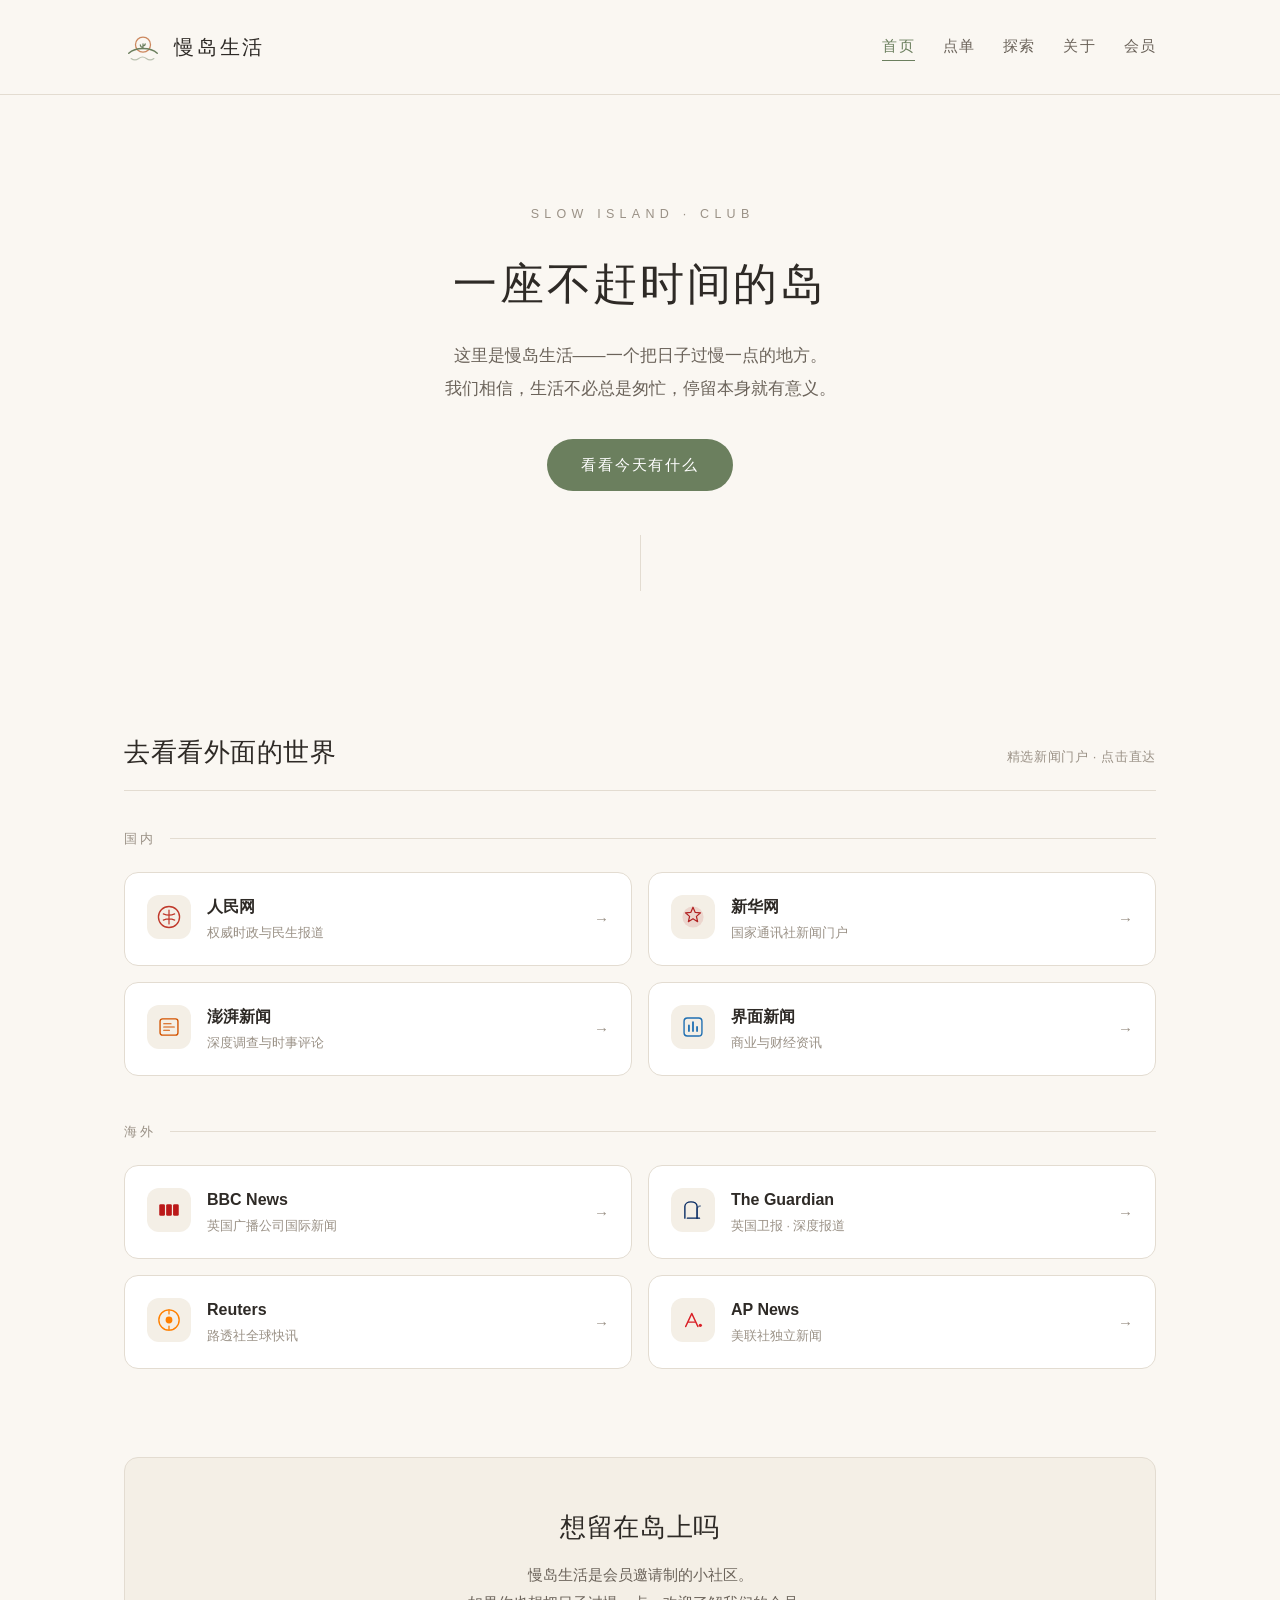
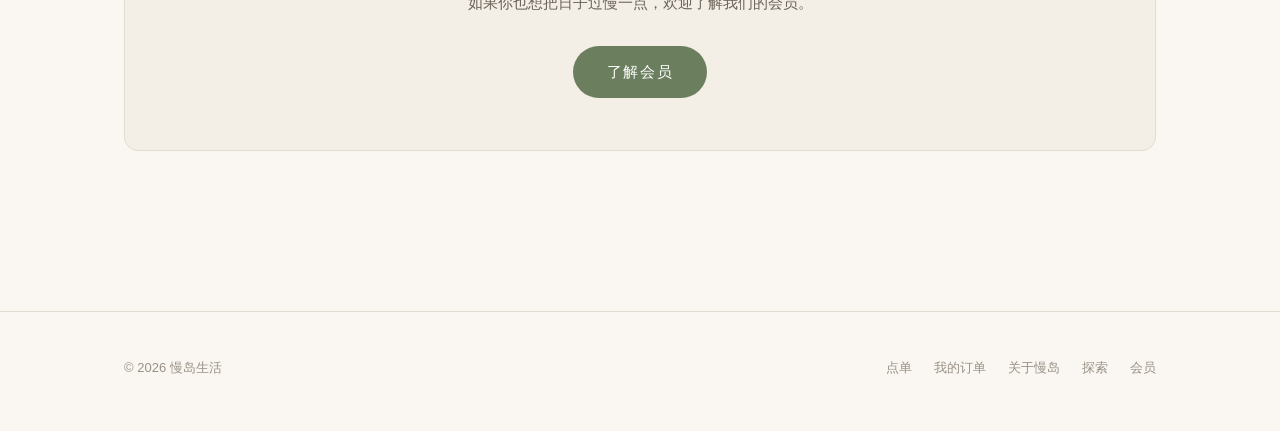
<file: index.html>
<!doctype html>
<html lang="zh-CN">
<head>
<meta charset="UTF-8">
<meta name="viewport" content="width=device-width, initial-scale=1">
<title>慢岛生活 · 一座不赶时间的岛</title>
<meta name="description" content="慢岛生活 · 休闲俱乐部。在这里，把日子过慢一点。">
<meta name="theme-color" content="#faf7f2">
<link rel="canonical" href="https://mandao.life/">
<link rel="icon" href="data:image/svg+xml,%3Csvg xmlns='http://www.w3.org/2000/svg' viewBox='0 0 48 48'%3E%3Crect width='48' height='48' rx='11' fill='%23faf7f2'/%3E%3Ccircle cx='24' cy='21' r='9.5' fill='none' stroke='%23c67b4e' stroke-width='2'/%3E%3Cpath d='M6 32c4.5-4.2 9-6 18-6s13.5 1.8 18 6' fill='none' stroke='%236b7f5e' stroke-width='2.2' stroke-linecap='round'/%3E%3C/svg%3E">
<link rel="stylesheet" href="styles/global.css">
</head>
<body>

<header class="site-header">
  <div class="wrap">
    <a class="brand" href="index.html" aria-label="慢岛生活 首页">
      <svg class="brand-mark" viewBox="0 0 48 48" fill="none" role="img" aria-label="慢岛生活">
        <circle cx="24" cy="21" r="9.5" stroke="var(--clay)" stroke-width="1.6" opacity="0.9"/>
        <path d="M6 32c4.5-4.2 9-6 18-6s13.5 1.8 18 6" stroke="var(--moss)" stroke-width="1.8" stroke-linecap="round"/>
        <path d="M9 38.5c3.2 2.4 6.4 2.4 9.6 0s6.4-2.4 9.6 0 6.4 2.4 9.6 0" stroke="var(--moss)" stroke-width="1.4" stroke-linecap="round" opacity="0.45"/>
        <path d="M24 26v-6M24 24.5c-2.1 0-3.4-1.3-3.4-3.2M24 22.6c1.7 0 2.8-1 2.8-2.6" stroke="var(--moss)" stroke-width="1.5" stroke-linecap="round"/>
      </svg>
      <span class="brand-name">慢岛生活</span>
    </a>

    <nav class="site-nav" aria-label="主导航">
      <a href="index.html" aria-current="page">首页</a>
      <a href="order.html">点单</a>
      <a href="explore.html">探索</a>
      <a href="about.html">关于</a>
      <a href="member.html">会员</a>
    </nav>
  </div>
</header>

<main>
  <section class="hero">
    <div class="wrap">
      <p class="hero-eyebrow">Slow Island &middot; Club</p>
      <h1>一座不赶时间的岛</h1>
      <p class="hero-lede">
        这里是慢岛生活——一个把日子过慢一点的地方。<br>
        我们相信，生活不必总是匆忙，停留本身就有意义。
      </p>
      <p class="hero-cta">
        <a class="btn" href="order.html">看看今天有什么</a>
      </p>
      <div class="hero-rule" aria-hidden="true"></div>
    </div>
  </section>

  <section class="section">
    <div class="wrap">
      <div class="section-head">
        <h2>去看看外面的世界</h2>
        <span class="section-note">精选新闻门户 &middot; 点击直达</span>
      </div>

      <p class="group-label">国内</p>
      <div class="news-grid">
        <a class="news-card" href="https://www.people.com.cn" target="_blank" rel="noopener noreferrer">
          <span class="news-icon" aria-hidden="true">
            <svg viewBox="0 0 32 32" fill="none">
              <circle cx="16" cy="16" r="13" stroke="#C0392B" stroke-width="1.7"/>
              <path d="M16 7.5v17M9 12.2c4.6 2 9.4 2 14 0M9 19.8c4.6-2 9.4-2 14 0" stroke="#C0392B" stroke-width="1.5" stroke-linecap="round"/>
            </svg>
          </span>
          <span class="news-body">
            <span class="news-name">人民网</span>
            <span class="news-desc">权威时政与民生报道</span>
          </span>
          <span class="news-arrow" aria-hidden="true">&rarr;</span>
        </a>

        <a class="news-card" href="https://www.news.cn" target="_blank" rel="noopener noreferrer">
          <span class="news-icon" aria-hidden="true">
            <svg viewBox="0 0 32 32" fill="none">
              <circle cx="16" cy="16" r="13" fill="#B22222" opacity="0.12"/>
              <path d="M16 4l2.6 6.2 6.7.6-5.1 4.4 1.5 6.6L16 18.2l-5.7 3.6 1.5-6.6-5.1-4.4 6.7-.6z" stroke="#B22222" stroke-width="1.5" stroke-linejoin="round"/>
            </svg>
          </span>
          <span class="news-body">
            <span class="news-name">新华网</span>
            <span class="news-desc">国家通讯社新闻门户</span>
          </span>
          <span class="news-arrow" aria-hidden="true">&rarr;</span>
        </a>

        <a class="news-card" href="https://www.thepaper.cn" target="_blank" rel="noopener noreferrer">
          <span class="news-icon" aria-hidden="true">
            <svg viewBox="0 0 32 32" fill="none">
              <rect x="5" y="6" width="22" height="20" rx="3" stroke="#D35400" stroke-width="1.7"/>
              <path d="M9.5 12h9M9.5 16h13M9.5 20h7" stroke="#D35400" stroke-width="1.5" stroke-linecap="round"/>
            </svg>
          </span>
          <span class="news-body">
            <span class="news-name">澎湃新闻</span>
            <span class="news-desc">深度调查与时事评论</span>
          </span>
          <span class="news-arrow" aria-hidden="true">&rarr;</span>
        </a>

        <a class="news-card" href="https://www.jiemian.com" target="_blank" rel="noopener noreferrer">
          <span class="news-icon" aria-hidden="true">
            <svg viewBox="0 0 32 32" fill="none">
              <rect x="5" y="5" width="22" height="22" rx="4" stroke="#1F6FB2" stroke-width="1.7"/>
              <path d="M11 21V14M16 21V10M21 21v-5" stroke="#1F6FB2" stroke-width="2.2" stroke-linecap="round"/>
            </svg>
          </span>
          <span class="news-body">
            <span class="news-name">界面新闻</span>
            <span class="news-desc">商业与财经资讯</span>
          </span>
          <span class="news-arrow" aria-hidden="true">&rarr;</span>
        </a>
      </div>

      <p class="group-label">海外</p>
      <div class="news-grid">
        <a class="news-card" href="https://www.bbc.com/news" target="_blank" rel="noopener noreferrer">
          <span class="news-icon" aria-hidden="true">
            <svg viewBox="0 0 32 32" fill="none">
              <rect x="4" y="9" width="7" height="14" rx="1.6" fill="#BB1919"/>
              <rect x="12.5" y="9" width="7" height="14" rx="1.6" fill="#BB1919"/>
              <rect x="21" y="9" width="7" height="14" rx="1.6" fill="#BB1919"/>
            </svg>
          </span>
          <span class="news-body">
            <span class="news-name">BBC News</span>
            <span class="news-desc">英国广播公司国际新闻</span>
          </span>
          <span class="news-arrow" aria-hidden="true">&rarr;</span>
        </a>

        <a class="news-card" href="https://www.theguardian.com" target="_blank" rel="noopener noreferrer">
          <span class="news-icon" aria-hidden="true">
            <svg viewBox="0 0 32 32" fill="none">
              <path d="M6 26V11.5C6 8.5 9 6 13.5 6S21 8.4 21 11.5V26" stroke="#052962" stroke-width="1.7" stroke-linecap="round"/>
              <path d="M21 26V15c0-2.2 1.9-4 4-4" stroke="#052962" stroke-width="1.7" stroke-linecap="round" opacity="0.55"/>
              <path d="M9 26h15" stroke="#052962" stroke-width="1.7" stroke-linecap="round"/>
            </svg>
          </span>
          <span class="news-body">
            <span class="news-name">The Guardian</span>
            <span class="news-desc">英国卫报 &middot; 深度报道</span>
          </span>
          <span class="news-arrow" aria-hidden="true">&rarr;</span>
        </a>

        <a class="news-card" href="https://www.reuters.com" target="_blank" rel="noopener noreferrer">
          <span class="news-icon" aria-hidden="true">
            <svg viewBox="0 0 32 32" fill="none">
              <circle cx="16" cy="16" r="12.5" stroke="#FF8000" stroke-width="1.7"/>
              <circle cx="16" cy="16" r="4.2" fill="#FF8000"/>
              <path d="M16 3.5v5M16 23.5v5" stroke="#FF8000" stroke-width="1.6" stroke-linecap="round"/>
            </svg>
          </span>
          <span class="news-body">
            <span class="news-name">Reuters</span>
            <span class="news-desc">路透社全球快讯</span>
          </span>
          <span class="news-arrow" aria-hidden="true">&rarr;</span>
        </a>

        <a class="news-card" href="https://apnews.com" target="_blank" rel="noopener noreferrer">
          <span class="news-icon" aria-hidden="true">
            <svg viewBox="0 0 32 32" fill="none">
              <path d="M7 24l7.5-16L22 24" stroke="#D91F26" stroke-width="1.9" stroke-linecap="round" stroke-linejoin="round"/>
              <path d="M10.5 18.5h8" stroke="#D91F26" stroke-width="1.6" stroke-linecap="round"/>
              <circle cx="25" cy="22.5" r="2" fill="#D91F26"/>
            </svg>
          </span>
          <span class="news-body">
            <span class="news-name">AP News</span>
            <span class="news-desc">美联社独立新闻</span>
          </span>
          <span class="news-arrow" aria-hidden="true">&rarr;</span>
        </a>
      </div>

      <div class="invite">
        <h2>想留在岛上吗</h2>
        <p>
          慢岛生活是会员邀请制的小社区。<br>
          如果你也想把日子过慢一点，欢迎了解我们的会员。
        </p>
        <a class="btn" href="member.html">了解会员</a>
      </div>
    </div>
  </section>
</main>

<footer class="site-footer">
  <div class="wrap">
    <span>&copy; <span id="year">2026</span> 慢岛生活</span>
    <nav class="footer-links" aria-label="页脚导航">
      <a href="order.html">点单</a>
      <a href="orders.html">我的订单</a>
      <a href="about.html">关于慢岛</a>
      <a href="explore.html">探索</a>
      <a href="member.html">会员</a>
    </nav>
  </div>
</footer>

<script>
  document.getElementById('year').textContent = new Date().getFullYear();
</script>
</body>
</html>
</file>
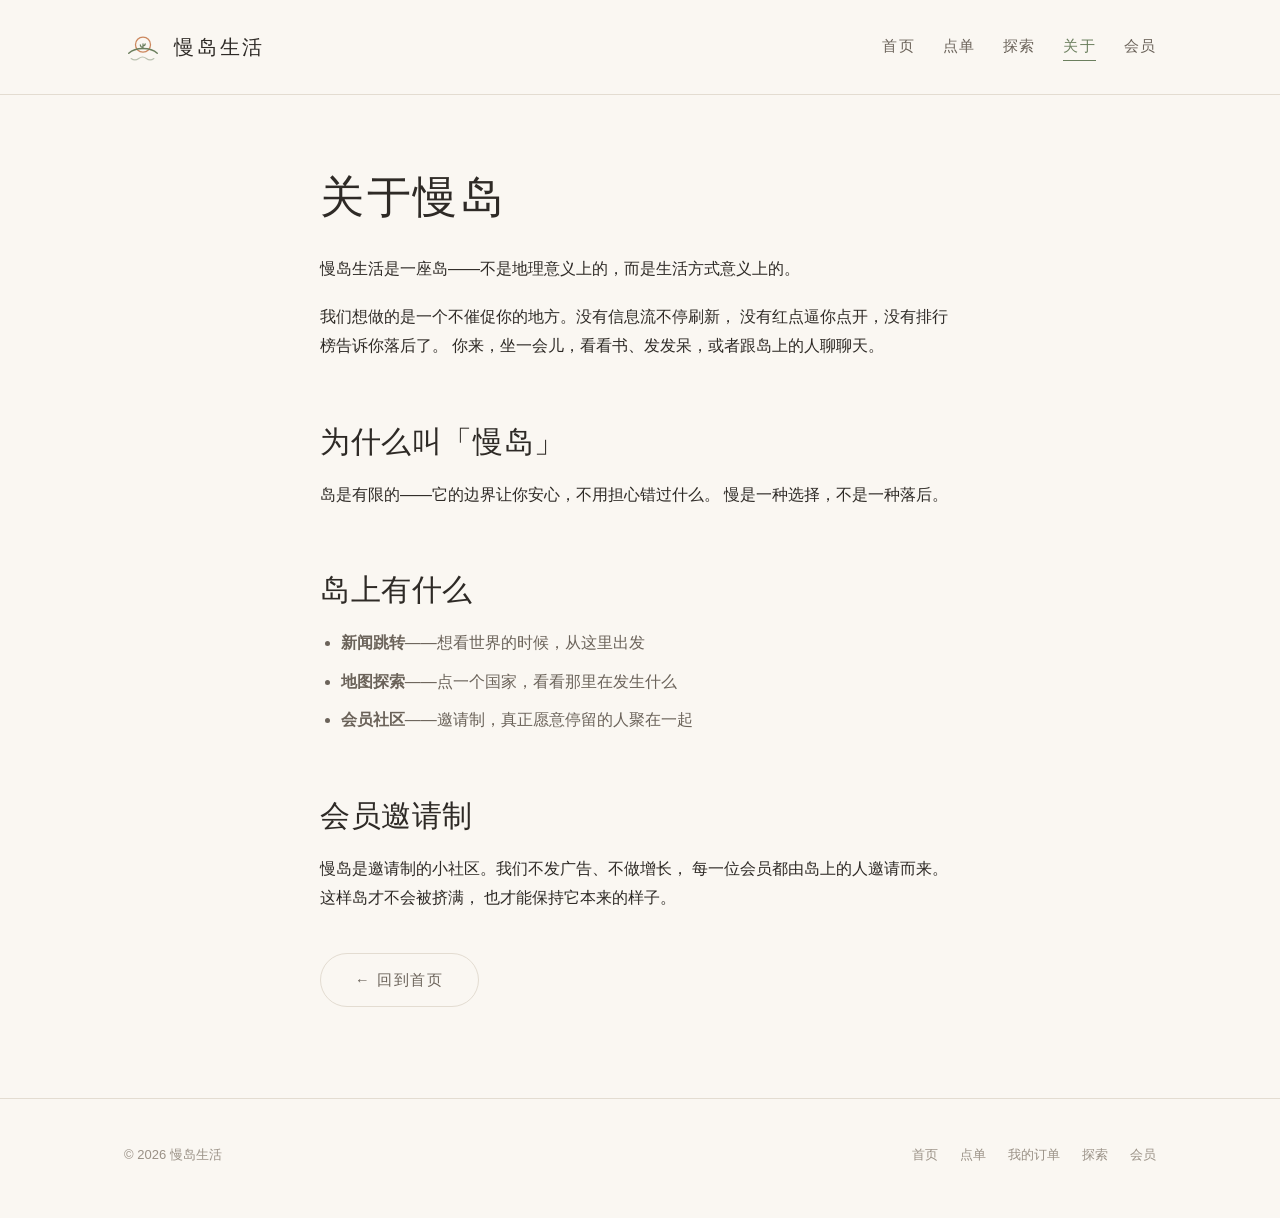
<file: about.html>
<!doctype html>
<html lang="zh-CN">
<head>
<meta charset="UTF-8">
<meta name="viewport" content="width=device-width, initial-scale=1">
<title>关于 · 慢岛生活</title>
<meta name="description" content="慢岛生活是一座生活方式意义上的岛。了解我们为什么叫慢岛。">
<meta name="theme-color" content="#faf7f2">
<link rel="canonical" href="https://mandao.life/about.html">
<link rel="icon" href="data:image/svg+xml,%3Csvg xmlns='http://www.w3.org/2000/svg' viewBox='0 0 48 48'%3E%3Crect width='48' height='48' rx='11' fill='%23faf7f2'/%3E%3Ccircle cx='24' cy='21' r='9.5' fill='none' stroke='%23c67b4e' stroke-width='2'/%3E%3Cpath d='M6 32c4.5-4.2 9-6 18-6s13.5 1.8 18 6' fill='none' stroke='%236b7f5e' stroke-width='2.2' stroke-linecap='round'/%3E%3C/svg%3E">
<link rel="stylesheet" href="styles/global.css">
</head>
<body>

<header class="site-header">
  <div class="wrap">
    <a class="brand" href="index.html" aria-label="慢岛生活 首页">
      <svg class="brand-mark" viewBox="0 0 48 48" fill="none" role="img" aria-label="慢岛生活">
        <circle cx="24" cy="21" r="9.5" stroke="var(--clay)" stroke-width="1.6" opacity="0.9"/>
        <path d="M6 32c4.5-4.2 9-6 18-6s13.5 1.8 18 6" stroke="var(--moss)" stroke-width="1.8" stroke-linecap="round"/>
        <path d="M9 38.5c3.2 2.4 6.4 2.4 9.6 0s6.4-2.4 9.6 0 6.4 2.4 9.6 0" stroke="var(--moss)" stroke-width="1.4" stroke-linecap="round" opacity="0.45"/>
        <path d="M24 26v-6M24 24.5c-2.1 0-3.4-1.3-3.4-3.2M24 22.6c1.7 0 2.8-1 2.8-2.6" stroke="var(--moss)" stroke-width="1.5" stroke-linecap="round"/>
      </svg>
      <span class="brand-name">慢岛生活</span>
    </a>

    <nav class="site-nav" aria-label="主导航">
      <a href="index.html">首页</a>
      <a href="order.html">点单</a>
      <a href="explore.html">探索</a>
      <a href="about.html" aria-current="page">关于</a>
      <a href="member.html">会员</a>
    </nav>
  </div>
</header>

<main>
  <section class="section">
    <div class="wrap">
      <div class="prose">
        <h1>关于慢岛</h1>

        <p>慢岛生活是一座岛——不是地理意义上的，而是生活方式意义上的。</p>

        <p>
          我们想做的是一个不催促你的地方。没有信息流不停刷新，
          没有红点逼你点开，没有排行榜告诉你落后了。
          你来，坐一会儿，看看书、发发呆，或者跟岛上的人聊聊天。
        </p>

        <h2>为什么叫「慢岛」</h2>

        <p>
          岛是有限的——它的边界让你安心，不用担心错过什么。
          慢是一种选择，不是一种落后。
        </p>

        <h2>岛上有什么</h2>

        <ul>
          <li><strong>新闻跳转</strong>——想看世界的时候，从这里出发</li>
          <li><strong>地图探索</strong>——点一个国家，看看那里在发生什么</li>
          <li><strong>会员社区</strong>——邀请制，真正愿意停留的人聚在一起</li>
        </ul>

        <h2>会员邀请制</h2>

        <p>
          慢岛是邀请制的小社区。我们不发广告、不做增长，
          每一位会员都由岛上的人邀请而来。这样岛才不会被挤满，
          也才能保持它本来的样子。
        </p>

        <p style="margin-top:2.5em">
          <a class="btn btn-ghost" href="index.html">&larr; 回到首页</a>
        </p>
      </div>
    </div>
  </section>
</main>

<footer class="site-footer">
  <div class="wrap">
    <span>&copy; <span id="year">2026</span> 慢岛生活</span>
    <nav class="footer-links" aria-label="页脚导航">
      <a href="index.html">首页</a>
      <a href="order.html">点单</a>
      <a href="orders.html">我的订单</a>
      <a href="explore.html">探索</a>
      <a href="member.html">会员</a>
    </nav>
  </div>
</footer>

<script>
  document.getElementById('year').textContent = new Date().getFullYear();
</script>
</body>
</html>
</file>
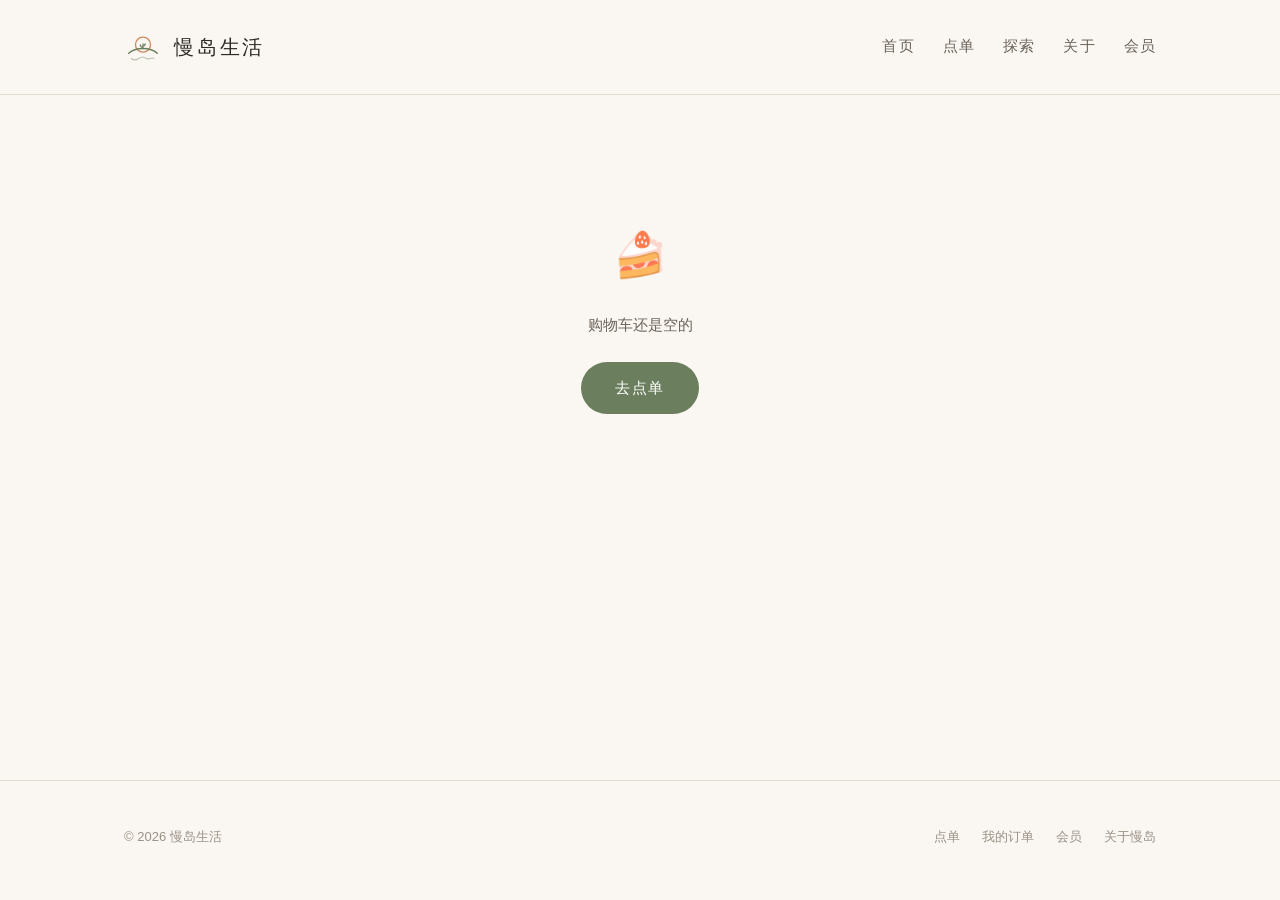
<file: cart.html>
<!doctype html>
<html lang="zh-CN">
<head>
<meta charset="UTF-8">
<meta name="viewport" content="width=device-width, initial-scale=1">
<title>确认订单 · 慢岛生活</title>
<meta name="theme-color" content="#faf7f2">
<link rel="icon" href="data:image/svg+xml,%3Csvg xmlns='http://www.w3.org/2000/svg' viewBox='0 0 48 48'%3E%3Crect width='48' height='48' rx='11' fill='%23faf7f2'/%3E%3Ccircle cx='24' cy='21' r='9.5' fill='none' stroke='%23c67b4e' stroke-width='2'/%3E%3Cpath d='M6 32c4.5-4.2 9-6 18-6s13.5 1.8 18 6' fill='none' stroke='%236b7f5e' stroke-width='2.2' stroke-linecap='round'/%3E%3C/svg%3E">
<link rel="stylesheet" href="styles/global.css">
<link rel="stylesheet" href="styles/shop.css">
</head>
<body>

<header class="site-header">
  <div class="wrap">
    <a class="brand" href="index.html" aria-label="慢岛生活 首页">
      <svg class="brand-mark" viewBox="0 0 48 48" fill="none" role="img" aria-label="慢岛生活">
        <circle cx="24" cy="21" r="9.5" stroke="var(--clay)" stroke-width="1.6" opacity="0.9"/>
        <path d="M6 32c4.5-4.2 9-6 18-6s13.5 1.8 18 6" stroke="var(--moss)" stroke-width="1.8" stroke-linecap="round"/>
        <path d="M9 38.5c3.2 2.4 6.4 2.4 9.6 0s6.4-2.4 9.6 0 6.4-2.4 9.6 0" stroke="var(--moss)" stroke-width="1.4" stroke-linecap="round" opacity="0.45"/>
        <path d="M24 26v-6M24 24.5c-2.1 0-3.4-1.3-3.4-3.2M24 22.6c1.7 0 2.8-1 2.8-2.6" stroke="var(--moss)" stroke-width="1.5" stroke-linecap="round"/>
      </svg>
      <span class="brand-name">慢岛生活</span>
    </a>

    <nav class="site-nav" aria-label="主导航">
      <a href="index.html">首页</a>
      <a href="order.html">点单</a>
      <a href="explore.html">探索</a>
      <a href="about.html">关于</a>
      <a href="member.html">会员</a>
    </nav>
  </div>
</header>

<main>
  <div class="wrap sd-page" id="app"></div>
</main>

<div class="sd-toast" id="toast" role="status" aria-live="polite"></div>

<footer class="site-footer">
  <div class="wrap">
    <span>&copy; <span id="year">2026</span> 慢岛生活</span>
    <nav class="footer-links" aria-label="页脚导航">
      <a href="order.html">点单</a>
      <a href="orders.html">我的订单</a>
      <a href="member.html">会员</a>
      <a href="about.html">关于慢岛</a>
    </nav>
  </div>
</footer>

<script src="assets/shop-config.js"></script>
<script src="assets/shop-core.js"></script>
<script>
(function () {
  'use strict';

  var Shop = window.MandaoShop;
  var elApp = document.getElementById('app');
  var elToast = document.getElementById('toast');
  var toastTimer = null;

  var state = {
    mode: 'pickup',
    tableNo: '',
    remark: '',
    submitting: false
  };

  function toast(msg) {
    elToast.textContent = msg;
    elToast.classList.add('is-on');
    clearTimeout(toastTimer);
    toastTimer = setTimeout(function () {
      elToast.classList.remove('is-on');
    }, 2200);
  }

  function esc(s) {
    return String(s == null ? '' : s)
      .replace(/&/g, '&amp;').replace(/</g, '&lt;')
      .replace(/>/g, '&gt;').replace(/"/g, '&quot;');
  }

  /* ---------- 空购物车 ---------- */
  function renderEmpty() {
    elApp.innerHTML =
      '<div class="sd-empty">' +
        '<span class="sd-empty-emoji">🍰</span>' +
        '<p>购物车还是空的</p>' +
        '<a class="btn" href="order.html">去点单</a>' +
      '</div>';
  }

  /* ---------- 主渲染 ---------- */
  function render() {
    var sum = Shop.cartSummary();
    if (!sum.count) {
      renderEmpty();
      return;
    }

    var itemsHtml = sum.items.map(function (it) {
      return '<div class="bill-item">' +
        '<div class="bill-thumb" aria-hidden="true">' + it.emoji + '</div>' +
        '<div class="bill-main">' +
          '<div class="bill-name">' + esc(it.name) + '</div>' +
          '<div class="bill-price">¥' + it.priceText + ' / 份</div>' +
        '</div>' +
        '<div class="bill-right">' +
          '<div class="bill-amount">¥' + it.amountText + '</div>' +
          '<div class="stepper">' +
            '<button class="step-btn" type="button" data-act="minus" data-id="' + it.goodsId + '" aria-label="减一份">−</button>' +
            '<span class="step-num">' + it.qty + '</span>' +
            '<button class="step-btn is-plus" type="button" data-act="plus" data-id="' + it.goodsId + '" aria-label="加一份">+</button>' +
          '</div>' +
        '</div>' +
        '<button class="bill-del" type="button" data-act="remove" data-id="' + it.goodsId + '">移除</button>' +
      '</div>';
    }).join('');

    elApp.innerHTML =
      '<section class="sd-card">' +
        '<h2 class="sd-card-title">已选甜点</h2>' +
        itemsHtml +
        '<div class="bill-total"><span>共 ' + sum.count + ' 件</span><strong>¥' + sum.totalText + '</strong></div>' +
      '</section>' +

      '<section class="sd-card">' +
        '<h2 class="sd-card-title">取餐方式</h2>' +
        '<div class="mode-row">' +
          '<div class="mode-opt' + (state.mode === 'pickup' ? ' is-on' : '') + '" data-mode="pickup" role="radio" tabindex="0" aria-checked="' + (state.mode === 'pickup') + '">' +
            '<span class="mode-dot" aria-hidden="true"></span>' +
            '<span class="mode-text">' +
              '<span class="mode-name">到店自取</span>' +
              '<span class="mode-desc">做好后凭取餐码到吧台取</span>' +
            '</span>' +
          '</div>' +
          '<div class="mode-opt' + (state.mode === 'dinein' ? ' is-on' : '') + '" data-mode="dinein" role="radio" tabindex="0" aria-checked="' + (state.mode === 'dinein') + '">' +
            '<span class="mode-dot" aria-hidden="true"></span>' +
            '<span class="mode-text">' +
              '<span class="mode-name">堂食</span>' +
              '<span class="mode-desc">做好了送到你的桌前</span>' +
            '</span>' +
          '</div>' +
        '</div>' +

        (state.mode === 'dinein'
          ? '<div class="sd-field" style="margin-top:18px">' +
              '<label class="sd-label" for="tableNo">桌号</label>' +
              '<input class="sd-input" id="tableNo" type="text" maxlength="10" ' +
                'placeholder="例如 A3" value="' + esc(state.tableNo) + '">' +
              '<p class="sd-hint">桌上没有桌号牌的话，写个你方便认的位置也行。</p>' +
            '</div>'
          : '') +
      '</section>' +

      '<section class="sd-card">' +
        '<h2 class="sd-card-title">备注给店家</h2>' +
        '<div class="sd-field">' +
          '<textarea class="sd-textarea" id="remark" maxlength="80" ' +
            'placeholder="少糖 / 不要餐具 / 分开装…">' + esc(state.remark) + '</textarea>' +
          '<p class="sd-hint">选填，最多 80 字。</p>' +
        '</div>' +
      '</section>' +

      '<div class="submit-bar">' +
        '<div class="submit-left">' +
          '<div class="submit-total">合计 <strong>¥' + sum.totalText + '</strong></div>' +
          '<div class="submit-tip">共 ' + sum.count + ' 件 · 提交后按提示付款</div>' +
        '</div>' +
        '<button class="submit-btn" type="button" id="submitBtn">提交订单</button>' +
      '</div>';

    bindEvents();
  }

  /* ---------- 事件 ---------- */
  function bindEvents() {
    elApp.querySelectorAll('[data-act]').forEach(function (btn) {
      btn.addEventListener('click', function () {
        var id = btn.getAttribute('data-id');
        var act = btn.getAttribute('data-act');

        if (act === 'remove') {
          Shop.cartRemove(id);
          render();
          return;
        }
        var delta = act === 'plus' ? 1 : -1;
        var res = Shop.cartAdd(id, delta);
        if (!res.ok) toast(res.msg);
        render();
      });
    });

    elApp.querySelectorAll('[data-mode]').forEach(function (opt) {
      function choose() {
        state.mode = opt.getAttribute('data-mode');
        render();
      }
      opt.addEventListener('click', choose);
      opt.addEventListener('keydown', function (e) {
        if (e.key === 'Enter' || e.key === ' ') {
          e.preventDefault();
          choose();
        }
      });
    });

    var tableNo = document.getElementById('tableNo');
    if (tableNo) {
      tableNo.addEventListener('input', function () {
        state.tableNo = tableNo.value;
      });
    }

    var remark = document.getElementById('remark');
    if (remark) {
      remark.addEventListener('input', function () {
        state.remark = remark.value;
      });
    }

    var submitBtn = document.getElementById('submitBtn');
    if (submitBtn) {
      submitBtn.addEventListener('click', onSubmit);
    }
  }

  /* ---------- 提交 ---------- */
  function onSubmit() {
    if (state.submitting) return;

    if (state.mode === 'dinein' && !state.tableNo.trim()) {
      toast('请先填写桌号');
      var t = document.getElementById('tableNo');
      if (t) t.focus();
      return;
    }

    state.submitting = true;
    var btn = document.getElementById('submitBtn');
    if (btn) {
      btn.disabled = true;
      btn.textContent = '提交中…';
    }

    var res = Shop.createOrder({
      mode: state.mode,
      tableNo: state.tableNo,
      remark: state.remark
    });

    if (!res.ok) {
      state.submitting = false;
      if (btn) {
        btn.disabled = false;
        btn.textContent = '提交订单';
      }
      toast(res.msg);
      return;
    }

    window.location.href = 'orders.html?id=' + encodeURIComponent(res.order._id);
  }

  /* ---------- 启动 ---------- */
  document.getElementById('year').textContent = new Date().getFullYear();
  render();
})();
</script>
</body>
</html>
</file>
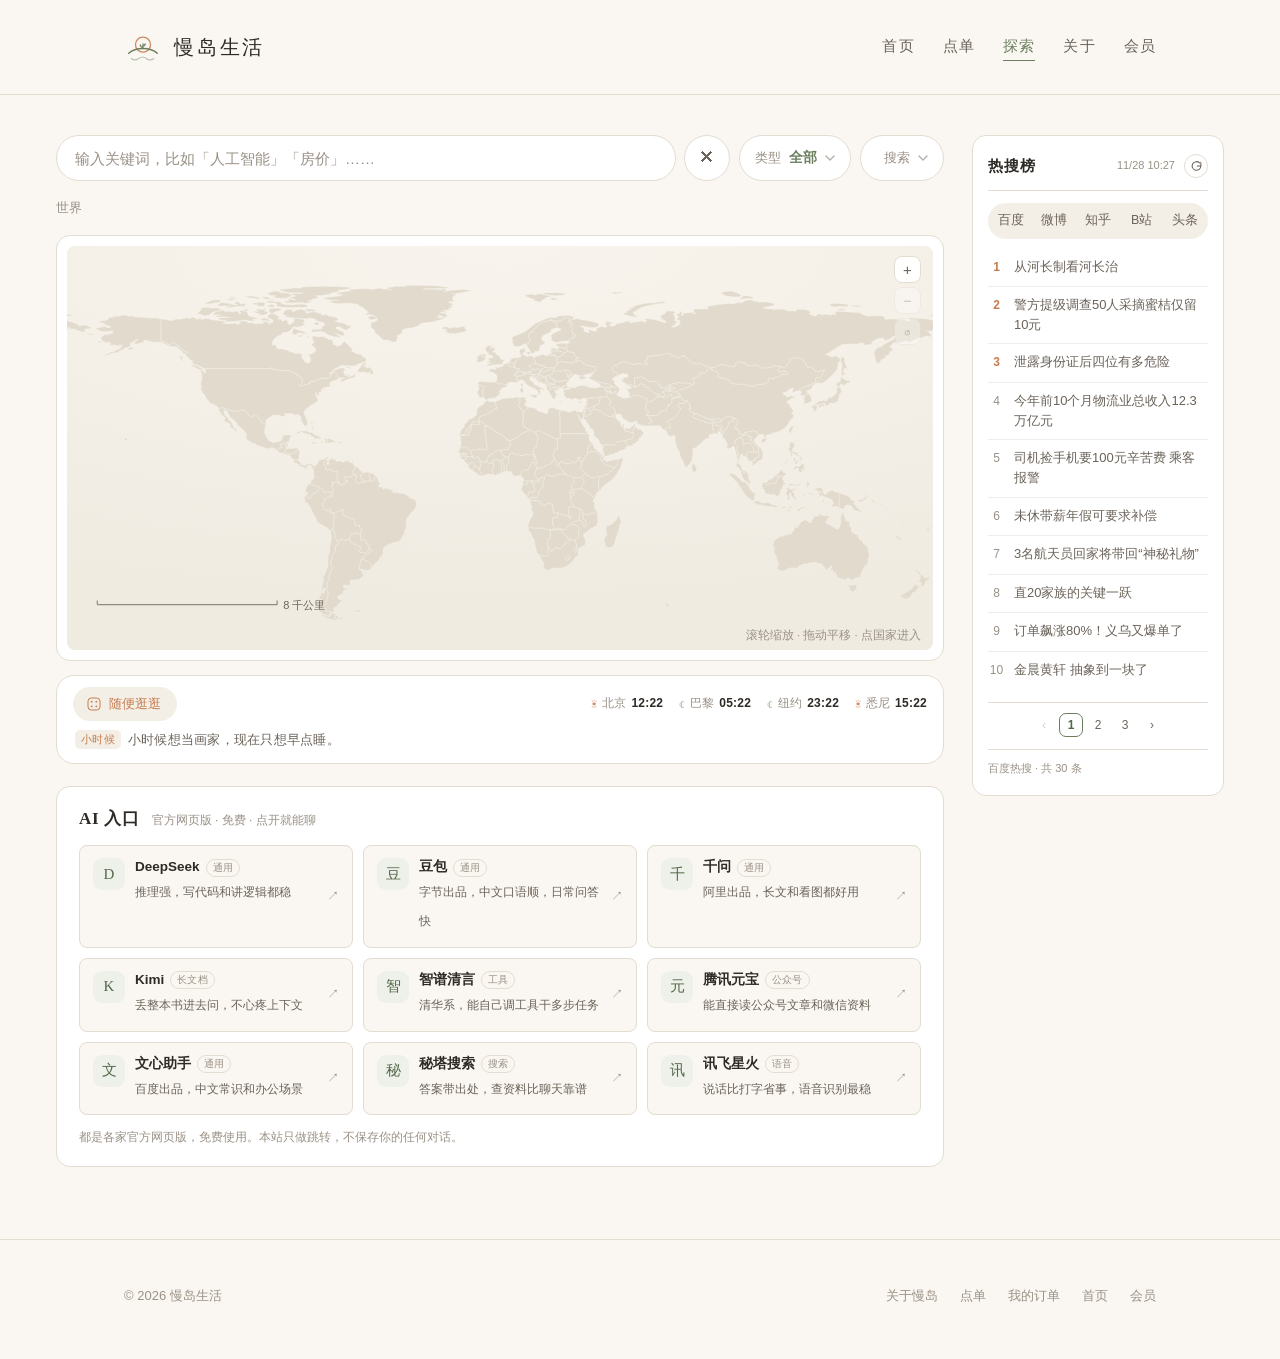
<file: explore.html>
<!doctype html>
<html lang="zh-CN">
<head>
<meta charset="UTF-8">
<meta name="viewport" content="width=device-width, initial-scale=1">
<title>探索 · 慢岛生活</title>
<meta name="description" content="点选地图上的国家与省份，加上类型与关键词，一步跳到各平台已搜好的页面。">
<meta name="theme-color" content="#faf7f2">
<link rel="canonical" href="https://mandao.life/explore.html">
<link rel="icon" href="data:image/svg+xml,%3Csvg xmlns='http://www.w3.org/2000/svg' viewBox='0 0 48 48'%3E%3Crect width='48' height='48' rx='11' fill='%23faf7f2'/%3E%3Ccircle cx='24' cy='21' r='9.5' fill='none' stroke='%23c67b4e' stroke-width='2'/%3E%3Cpath d='M6 32c4.5-4.2 9-6 18-6s13.5 1.8 18 6' fill='none' stroke='%236b7f5e' stroke-width='2.2' stroke-linecap='round'/%3E%3C/svg%3E">
<link rel="stylesheet" href="styles/global.css">
<link rel="stylesheet" href="styles/explore.css?v=7">
<link rel="stylesheet" href="styles/ai-launcher.css?v=1">
</head>
<body>

<header class="site-header">
  <div class="wrap">
    <a class="brand" href="index.html" aria-label="慢岛生活 首页">
      <svg class="brand-mark" viewBox="0 0 48 48" fill="none" role="img" aria-label="慢岛生活">
        <circle cx="24" cy="21" r="9.5" stroke="var(--clay)" stroke-width="1.6" opacity="0.9"/>
        <path d="M6 32c4.5-4.2 9-6 18-6s13.5 1.8 18 6" stroke="var(--moss)" stroke-width="1.8" stroke-linecap="round"/>
        <path d="M9 38.5c3.2 2.4 6.4 2.4 9.6 0s6.4-2.4 9.6 0 6.4 2.4 9.6 0" stroke="var(--moss)" stroke-width="1.4" stroke-linecap="round" opacity="0.45"/>
        <path d="M24 26v-6M24 24.5c-2.1 0-3.4-1.3-3.4-3.2M24 22.6c1.7 0 2.8-1 2.8-2.6" stroke="var(--moss)" stroke-width="1.5" stroke-linecap="round"/>
      </svg>
      <span class="brand-name">慢岛生活</span>
    </a>

    <nav class="site-nav" aria-label="主导航">
      <a href="index.html">首页</a>
      <a href="order.html">点单</a>
      <a href="explore.html" aria-current="page">探索</a>
      <a href="about.html">关于</a>
      <a href="member.html">会员</a>
    </nav>
  </div>
</header>

<main>
  <div class="wrap wrap-wide">
    <div class="explore-shell">

      <!-- 左侧：搜索 + 地图 -->
      <div>

        <!-- 第一行：搜索框 + 类型下拉 + 平台下拉 -->
        <div class="search-row">

          <div class="search-bar">
            <input
              id="searchInput"
              class="search-input"
              type="search"
              placeholder="输入关键词，比如「人工智能」「房价」……"
              aria-label="搜索关键词"
              autocomplete="off"
            >
            <button id="searchClear" class="search-clear" type="button" title="清空全部条件" aria-label="清空全部条件">&#10005;</button>
          </div>

          <!-- 类型下拉 -->
          <div class="dropdown" id="catDropdownWrap">
            <button id="catSelect" class="dd-trigger" type="button" aria-expanded="false" aria-haspopup="listbox">
              <span class="dd-label">类型</span>
              <span id="catCurrent" class="dd-current">全部</span>
              <svg class="dd-caret" viewBox="0 0 10 6" aria-hidden="true">
                <path d="M1 1l4 4 4-4" fill="none" stroke="currentColor" stroke-width="1.4" stroke-linecap="round" stroke-linejoin="round"/>
              </svg>
            </button>
            <div id="catPanel" class="dd-panel dd-panel-sm" hidden>
              <div id="catList" class="dd-list"></div>
            </div>
          </div>

          <!-- 平台下拉 -->
          <div class="dropdown" id="portalDropdownWrap">
            <button id="portalSelect" class="dd-trigger" type="button" aria-expanded="false" aria-haspopup="listbox">
              <span id="portalCurIcon" class="dd-cur-icon" hidden></span>
              <span class="dd-label">搜索</span>
              <svg class="dd-caret" viewBox="0 0 10 6" aria-hidden="true">
                <path d="M1 1l4 4 4-4" fill="none" stroke="currentColor" stroke-width="1.4" stroke-linecap="round" stroke-linejoin="round"/>
              </svg>
            </button>
            <div id="portalPanel" class="dd-panel" hidden>
              <p class="panel-hint">选一个平台，在新标签页打开已填好查询词的搜索页</p>
              <div id="portalPanelList" class="panel-list"></div>
            </div>
          </div>
        </div>

        <!-- 条件 chips + 面包屑 -->
        <div class="conditions-row">
          <div id="breadcrumb" class="breadcrumb" aria-live="polite"></div>
          <div id="chips" class="chips"></div>
        </div>

        <!-- 地图 -->
        <div class="map-panel">
          <button id="mapBack" class="map-back" type="button" hidden>
            <span aria-hidden="true">←</span> 返回世界
          </button>
          <svg id="map" class="map-svg" role="img" aria-label="世界地图，滚轮可缩放，拖动可平移，点击国家进入，再点省份"></svg>
          <div id="mapHover" class="map-hover" hidden aria-hidden="true"></div>

          <div class="map-zoom" role="group" aria-label="地图缩放">
            <button id="zoomIn" class="zoom-btn" type="button" title="放大" aria-label="放大">+</button>
            <button id="zoomOut" class="zoom-btn" type="button" title="缩小" aria-label="缩小">&minus;</button>
            <button id="zoomReset" class="zoom-btn zoom-reset" type="button" title="回到这一层最初的样子" aria-label="回到这一层最初的样子">&#8634;</button>
          </div>

          <p class="map-tip">滚轮缩放 &middot; 拖动平移 &middot; 点国家进入</p>
        </div>

        <!-- 地图下方的门户条：随机漫游 + 世界时钟 -->
        <div class="portal-strip">
          <div class="portal-strip-main">
            <button id="randomBtn" class="random-btn" type="button" title="随机去一个地方">
              <svg class="random-icon" viewBox="0 0 24 24" fill="none" aria-hidden="true">
                <rect x="3" y="3" width="18" height="18" rx="5" stroke="currentColor" stroke-width="1.5"/>
                <circle cx="8.5" cy="8.5" r="1.4" fill="currentColor"/>
                <circle cx="15.5" cy="15.5" r="1.4" fill="currentColor"/>
                <circle cx="15.5" cy="8.5" r="1.4" fill="currentColor"/>
                <circle cx="8.5" cy="15.5" r="1.4" fill="currentColor"/>
              </svg>
              <span>随便逛逛</span>
            </button>
            <div id="worldClock" class="world-clock" aria-label="世界此刻"></div>
          </div>
          <p id="worldMood" class="world-mood"></p>
        </div>

        <!-- AI 入口：官方网页版跳转 -->
        <section class="ai-launch" aria-labelledby="aiLaunchTitle">
          <div class="ai-launch-head">
            <h2 class="ai-launch-title" id="aiLaunchTitle">AI 入口</h2>
            <span class="ai-launch-sub">官方网页版 · 免费 · 点开就能聊</span>
          </div>

          <div class="ai-grid">
            <a class="ai-card" href="https://chat.deepseek.com/" target="_blank" rel="noopener noreferrer">
              <span class="ai-mark" aria-hidden="true">D</span>
              <span class="ai-card-body">
                <span class="ai-card-name">DeepSeek <span class="ai-tag">通用</span></span>
                <span class="ai-card-desc">推理强，写代码和讲逻辑都稳</span>
              </span>
              <span class="ai-card-arrow" aria-hidden="true">↗</span>
            </a>

            <a class="ai-card" href="https://www.doubao.com/chat/" target="_blank" rel="noopener noreferrer">
              <span class="ai-mark" aria-hidden="true">豆</span>
              <span class="ai-card-body">
                <span class="ai-card-name">豆包 <span class="ai-tag">通用</span></span>
                <span class="ai-card-desc">字节出品，中文口语顺，日常问答快</span>
              </span>
              <span class="ai-card-arrow" aria-hidden="true">↗</span>
            </a>

            <a class="ai-card" href="https://www.qianwen.com/" target="_blank" rel="noopener noreferrer">
              <span class="ai-mark" aria-hidden="true">千</span>
              <span class="ai-card-body">
                <span class="ai-card-name">千问 <span class="ai-tag">通用</span></span>
                <span class="ai-card-desc">阿里出品，长文和看图都好用</span>
              </span>
              <span class="ai-card-arrow" aria-hidden="true">↗</span>
            </a>

            <a class="ai-card" href="https://www.kimi.com/" target="_blank" rel="noopener noreferrer">
              <span class="ai-mark" aria-hidden="true">K</span>
              <span class="ai-card-body">
                <span class="ai-card-name">Kimi <span class="ai-tag">长文档</span></span>
                <span class="ai-card-desc">丢整本书进去问，不心疼上下文</span>
              </span>
              <span class="ai-card-arrow" aria-hidden="true">↗</span>
            </a>

            <a class="ai-card" href="https://chatglm.cn/" target="_blank" rel="noopener noreferrer">
              <span class="ai-mark" aria-hidden="true">智</span>
              <span class="ai-card-body">
                <span class="ai-card-name">智谱清言 <span class="ai-tag">工具</span></span>
                <span class="ai-card-desc">清华系，能自己调工具干多步任务</span>
              </span>
              <span class="ai-card-arrow" aria-hidden="true">↗</span>
            </a>

            <a class="ai-card" href="https://yuanbao.tencent.com/" target="_blank" rel="noopener noreferrer">
              <span class="ai-mark" aria-hidden="true">元</span>
              <span class="ai-card-body">
                <span class="ai-card-name">腾讯元宝 <span class="ai-tag">公众号</span></span>
                <span class="ai-card-desc">能直接读公众号文章和微信资料</span>
              </span>
              <span class="ai-card-arrow" aria-hidden="true">↗</span>
            </a>

            <a class="ai-card" href="https://wenxin.baidu.com/" target="_blank" rel="noopener noreferrer">
              <span class="ai-mark" aria-hidden="true">文</span>
              <span class="ai-card-body">
                <span class="ai-card-name">文心助手 <span class="ai-tag">通用</span></span>
                <span class="ai-card-desc">百度出品，中文常识和办公场景</span>
              </span>
              <span class="ai-card-arrow" aria-hidden="true">↗</span>
            </a>

            <a class="ai-card" href="https://metaso.cn/" target="_blank" rel="noopener noreferrer">
              <span class="ai-mark" aria-hidden="true">秘</span>
              <span class="ai-card-body">
                <span class="ai-card-name">秘塔搜索 <span class="ai-tag">搜索</span></span>
                <span class="ai-card-desc">答案带出处，查资料比聊天靠谱</span>
              </span>
              <span class="ai-card-arrow" aria-hidden="true">↗</span>
            </a>

            <a class="ai-card" href="https://xinghuo.xfyun.cn/" target="_blank" rel="noopener noreferrer">
              <span class="ai-mark" aria-hidden="true">讯</span>
              <span class="ai-card-body">
                <span class="ai-card-name">讯飞星火 <span class="ai-tag">语音</span></span>
                <span class="ai-card-desc">说话比打字省事，语音识别最稳</span>
              </span>
              <span class="ai-card-arrow" aria-hidden="true">↗</span>
            </a>
          </div>

          <p class="ai-launch-foot">
            都是各家官方网页版，免费使用。本站只做跳转，不保存你的任何对话。
          </p>
        </section>

      </div>

      <!-- 右侧：多平台热搜（手动切换 + 分页） -->
      <aside class="side-panel">
        <div class="hot-head">
          <h2 class="side-title">热搜榜</h2>
          <div class="hot-tools">
            <span id="hotUpdated" class="hot-updated"></span>
            <button id="hotRefresh" class="hot-refresh" type="button" aria-label="刷新热搜" title="刷新热搜">
              <svg viewBox="0 0 24 24" fill="none" aria-hidden="true">
                <path d="M20 11a8 8 0 1 1-2.35-5.65" stroke="currentColor" stroke-width="1.9" stroke-linecap="round"/>
                <path d="M20 4.4V11h-6.6" stroke="currentColor" stroke-width="1.9" stroke-linecap="round" stroke-linejoin="round"/>
              </svg>
            </button>
          </div>
        </div>

        <div id="boardTabs" class="board-tabs" role="tablist" aria-label="选择平台"></div>

        <div id="hotList" class="hot-list" role="tabpanel">
          <p class="hot-loading">加载中…</p>
        </div>

        <div id="hotPager" class="hot-pager"></div>

        <p id="hotFoot" class="hot-foot">点击条目跳转到平台</p>
      </aside>

    </div>
  </div>
</main>

<footer class="site-footer">
  <div class="wrap">
    <span>&copy; <span id="year">2026</span> 慢岛生活</span>
    <nav class="footer-links" aria-label="页脚导航">
      <a href="about.html">关于慢岛</a>
      <a href="order.html">点单</a>
      <a href="orders.html">我的订单</a>
      <a href="index.html">首页</a>
      <a href="member.html">会员</a>
    </nav>
  </div>
</footer>

<script src="assets/world-map.js"></script>
<script src="assets/cities.js"></script>
<script src="assets/portals.js"></script>
<script src="assets/subdivisions.js"></script>
<script src="assets/hot-boards.js"></script>
<script src="assets/region-keywords.js"></script>
<script src="assets/explore.js?v=8"></script>
<script>
  document.getElementById('year').textContent = new Date().getFullYear();
</script>
</body>
</html>
</file>
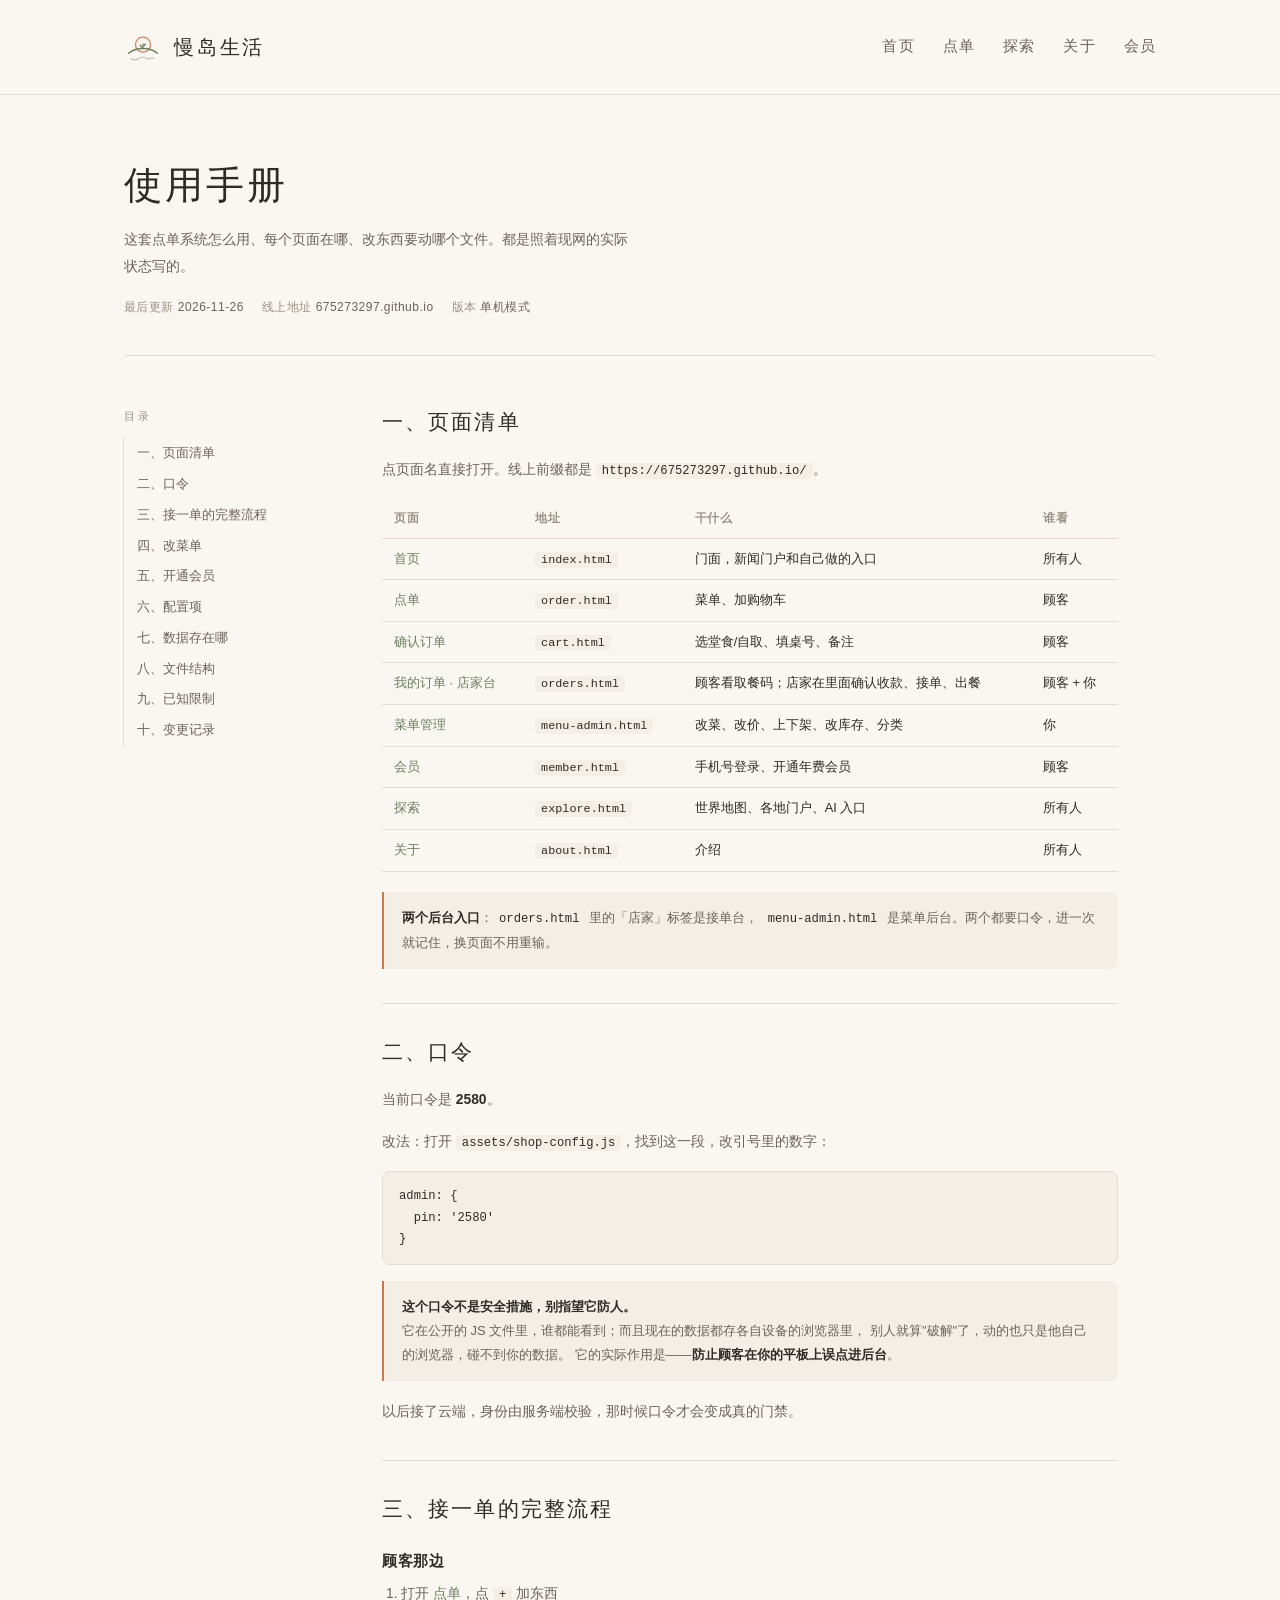
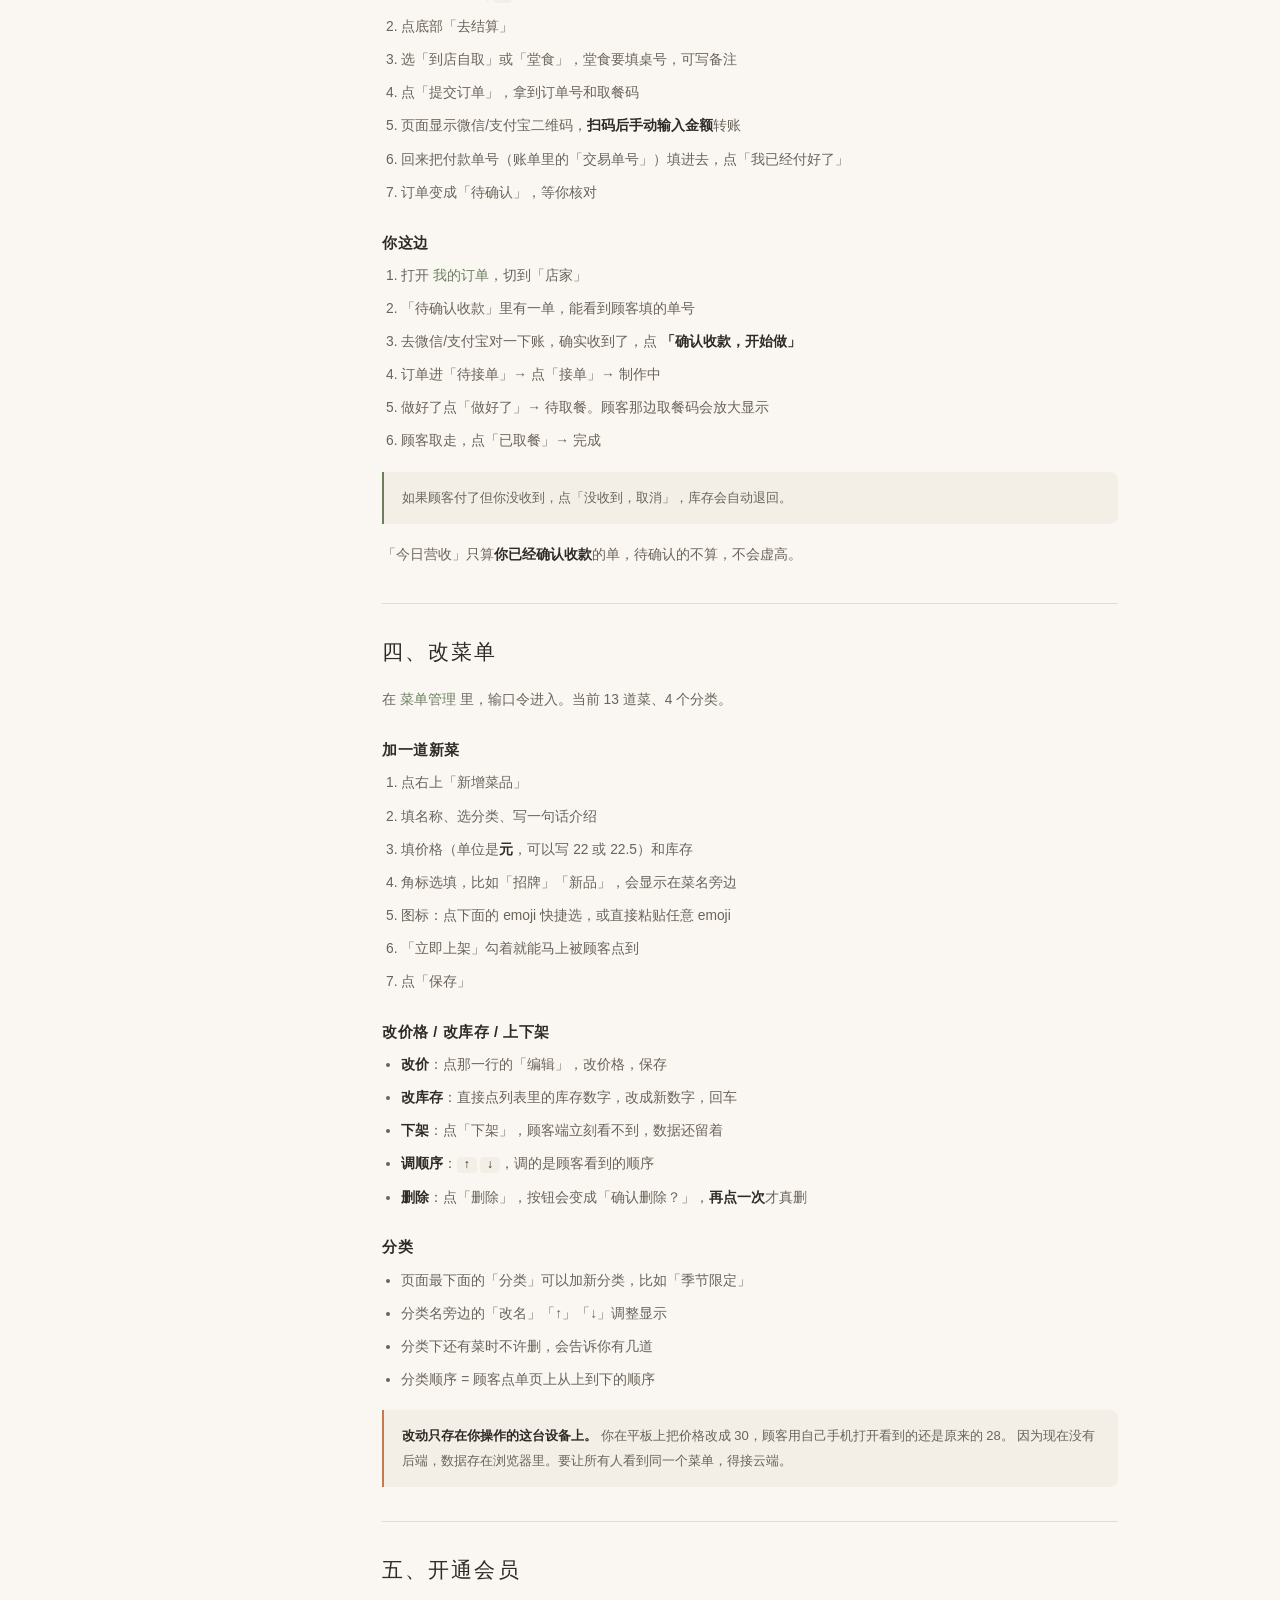
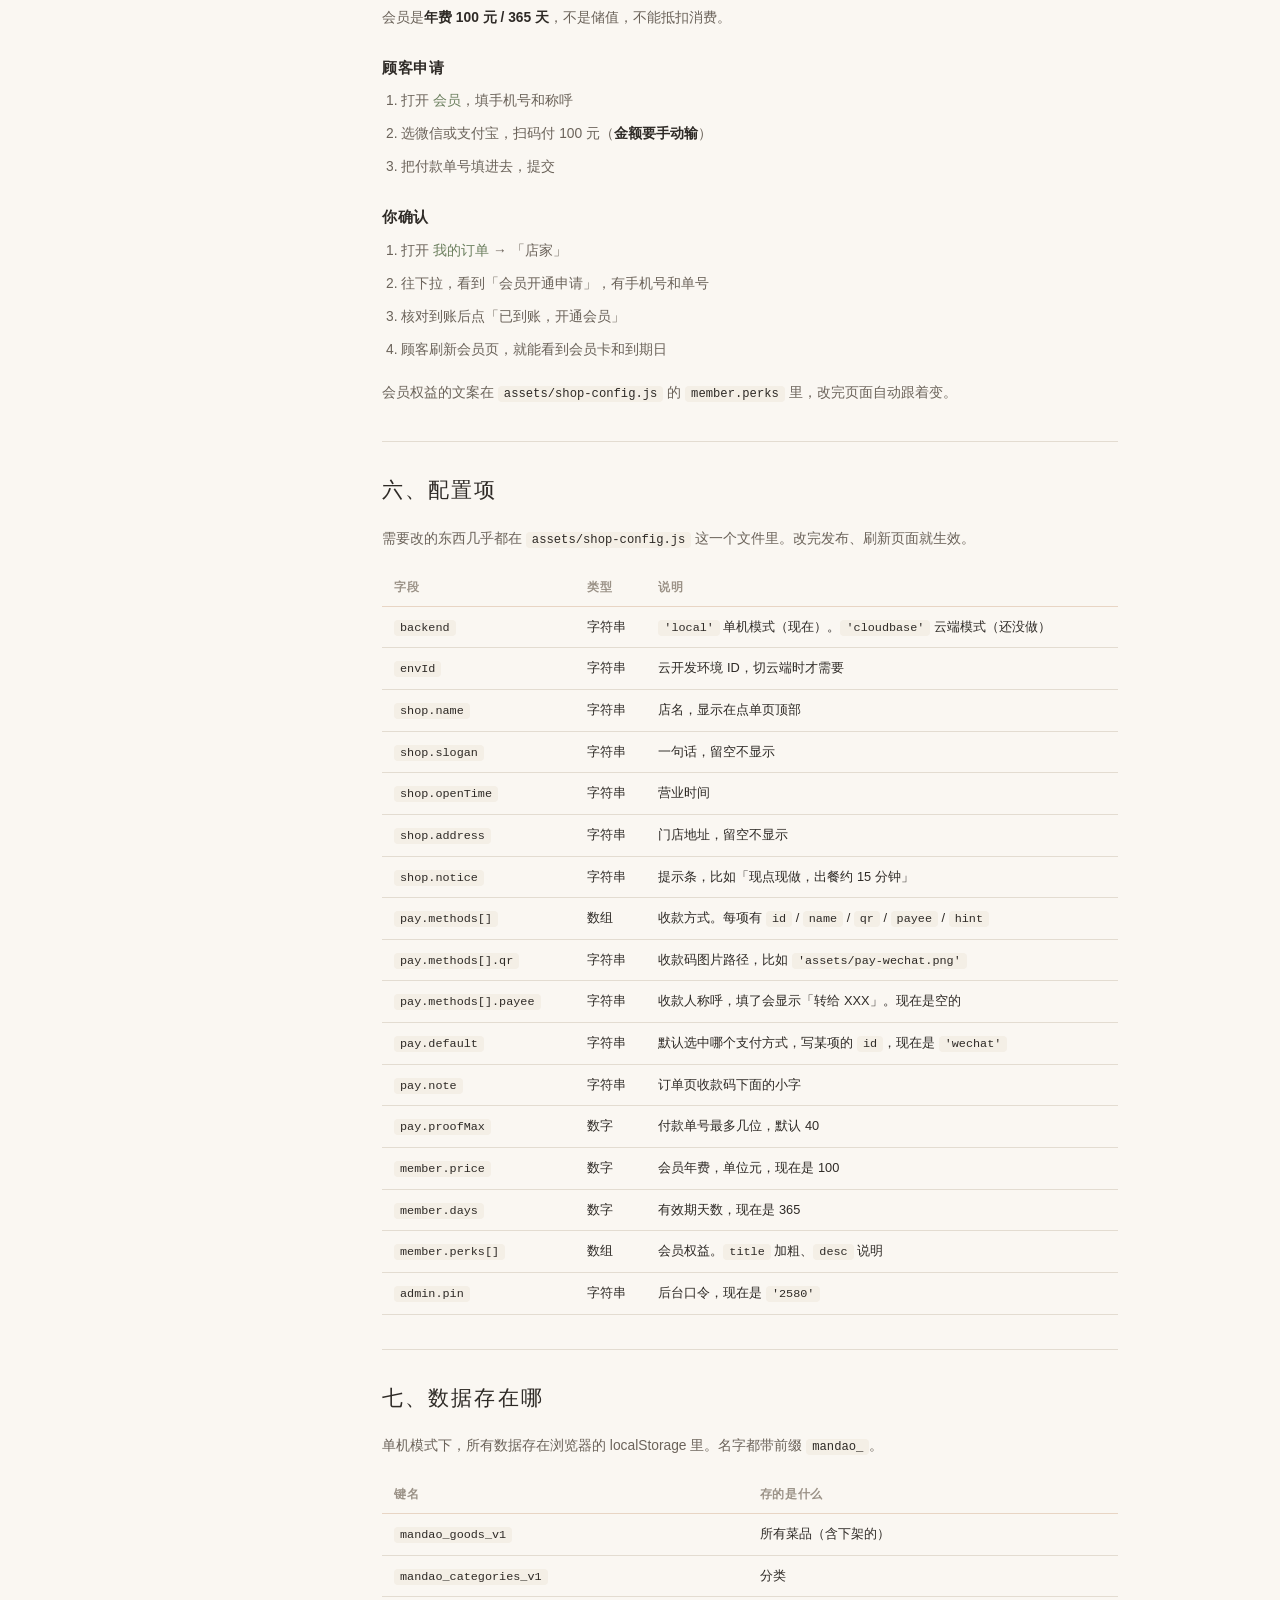
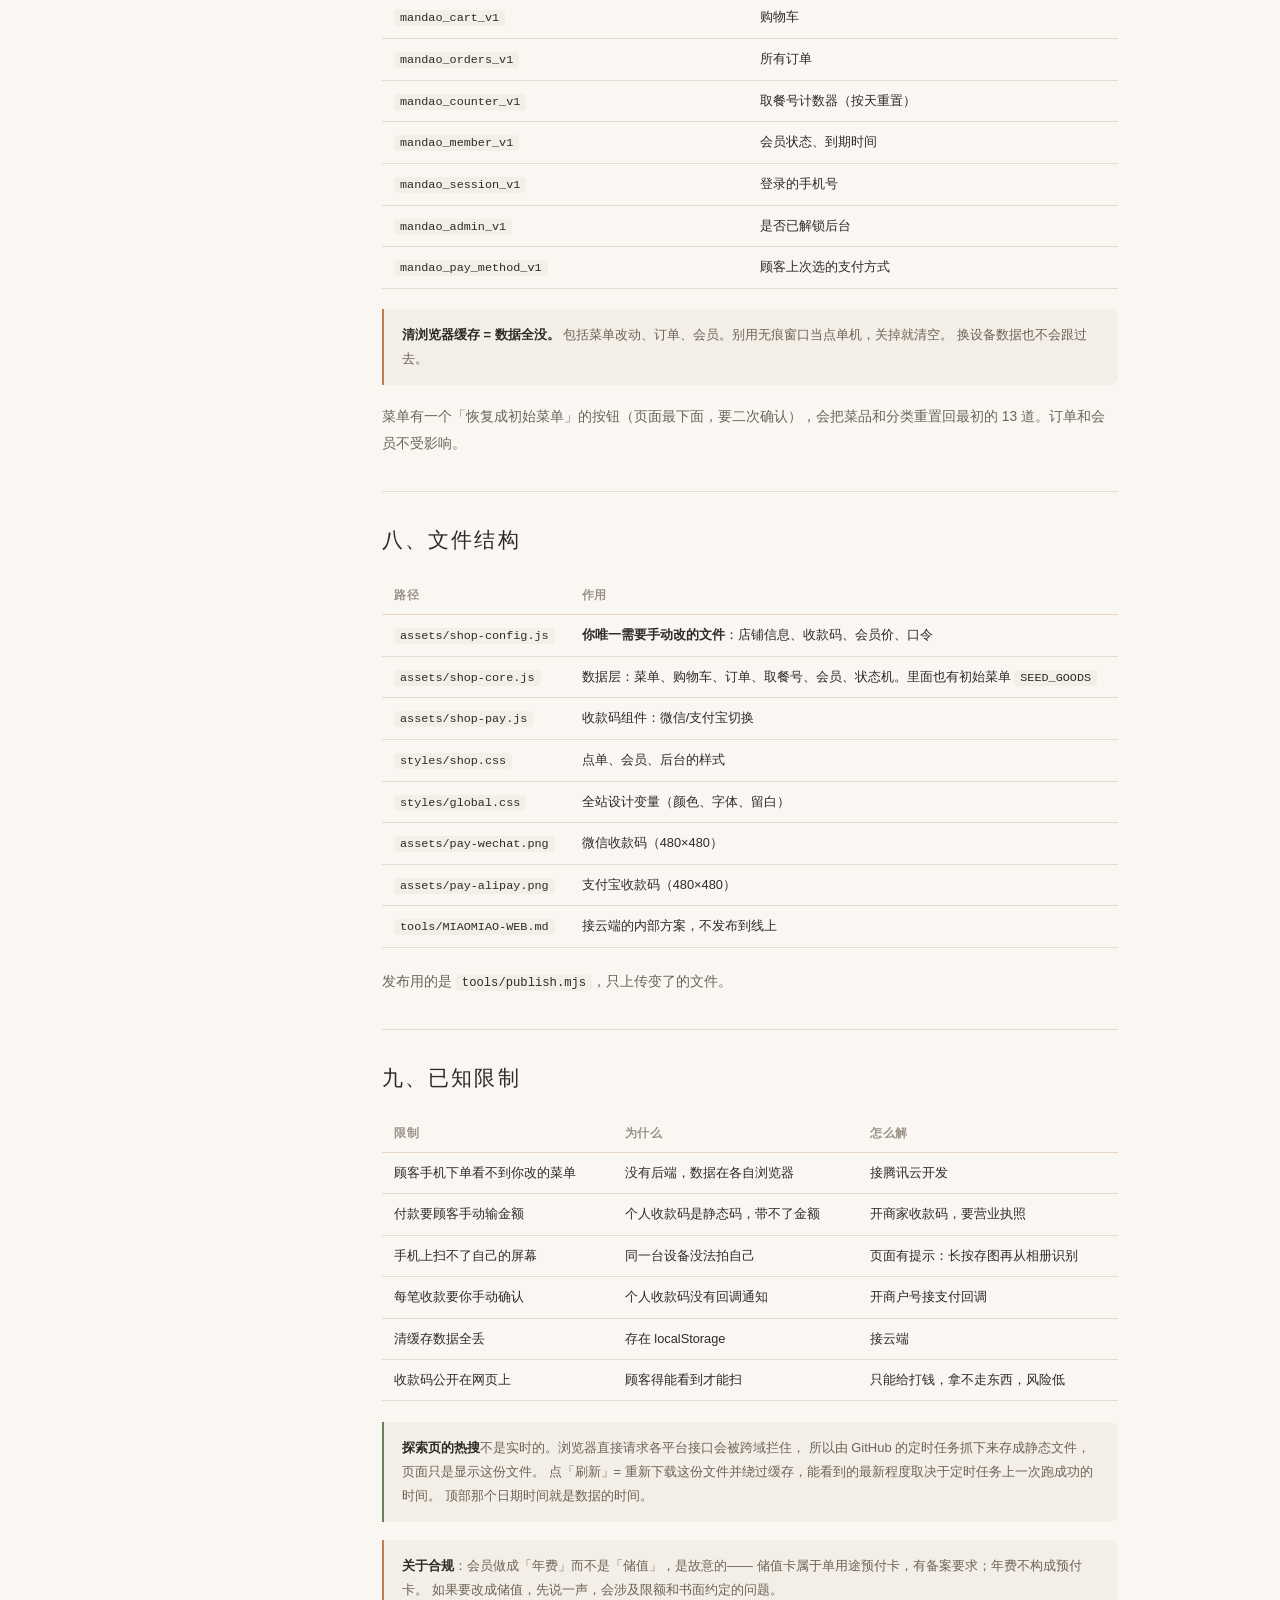
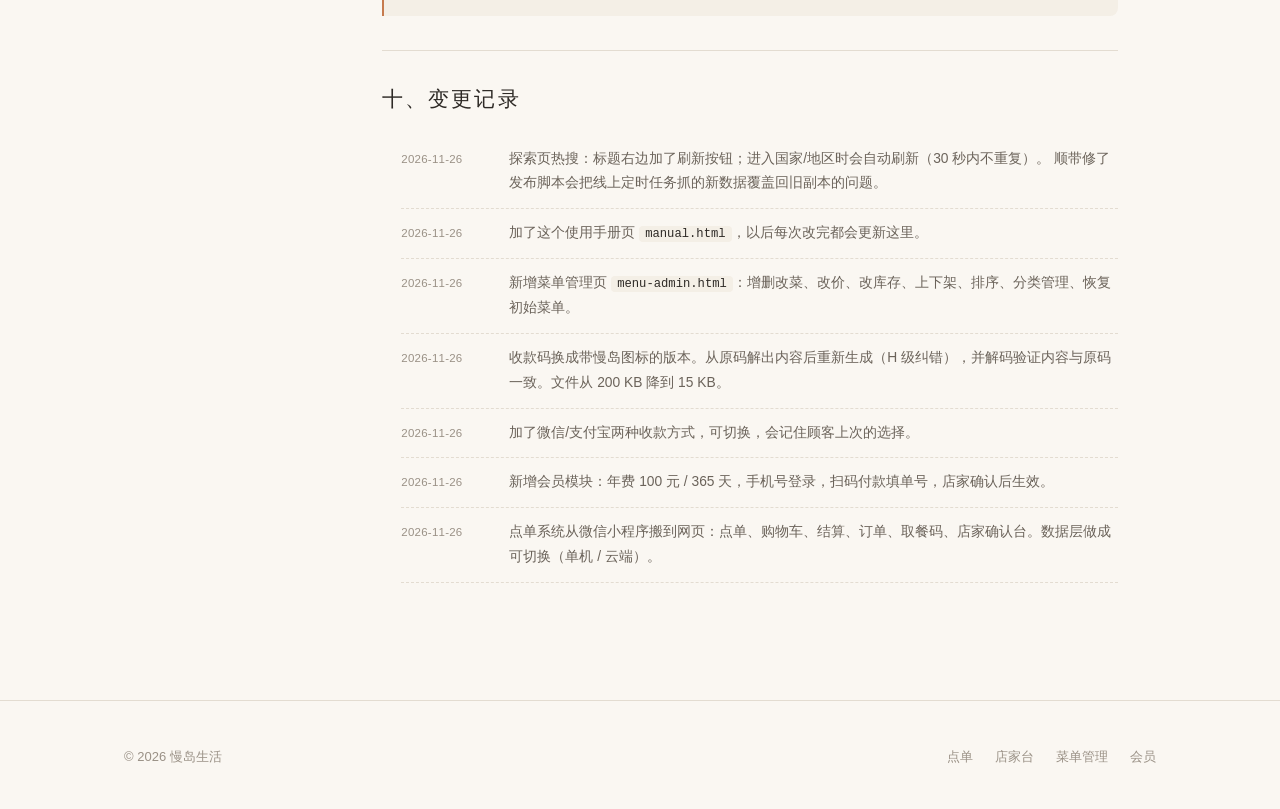
<file: manual.html>
<!doctype html>
<html lang="zh-CN">
<head>
<meta charset="UTF-8">
<meta name="viewport" content="width=device-width, initial-scale=1">
<title>使用手册 · 慢岛生活</title>
<meta name="robots" content="noindex">
<meta name="theme-color" content="#faf7f2">
<link rel="icon" href="data:image/svg+xml,%3Csvg xmlns='http://www.w3.org/2000/svg' viewBox='0 0 48 48'%3E%3Crect width='48' height='48' rx='11' fill='%23faf7f2'/%3E%3Ccircle cx='24' cy='21' r='9.5' fill='none' stroke='%23c67b4e' stroke-width='2'/%3E%3Cpath d='M6 32c4.5-4.2 9-6 18-6s13.5 1.8 18 6' fill='none' stroke='%236b7f5e' stroke-width='2.2' stroke-linecap='round'/%3E%3C/svg%3E">
<link rel="stylesheet" href="styles/global.css">
<link rel="stylesheet" href="styles/shop.css">
<link rel="stylesheet" href="styles/manual.css">
</head>
<body>

<header class="site-header">
  <div class="wrap">
    <a class="brand" href="index.html" aria-label="慢岛生活 首页">
      <svg class="brand-mark" viewBox="0 0 48 48" fill="none" role="img" aria-label="慢岛生活">
        <circle cx="24" cy="21" r="9.5" stroke="var(--clay)" stroke-width="1.6" opacity="0.9"/>
        <path d="M6 32c4.5-4.2 9-6 18-6s13.5 1.8 18 6" stroke="var(--moss)" stroke-width="1.8" stroke-linecap="round"/>
        <path d="M9 38.5c3.2 2.4 6.4 2.4 9.6 0s6.4-2.4 9.6 0 6.4-2.4 9.6 0" stroke="var(--moss)" stroke-width="1.4" stroke-linecap="round" opacity="0.45"/>
        <path d="M24 26v-6M24 24.5c-2.1 0-3.4-1.3-3.4-3.2M24 22.6c1.7 0 2.8-1 2.8-2.6" stroke="var(--moss)" stroke-width="1.5" stroke-linecap="round"/>
      </svg>
      <span class="brand-name">慢岛生活</span>
    </a>

    <nav class="site-nav" aria-label="主导航">
      <a href="index.html">首页</a>
      <a href="order.html">点单</a>
      <a href="explore.html">探索</a>
      <a href="about.html">关于</a>
      <a href="member.html">会员</a>
    </nav>
  </div>
</header>

<main>
  <div class="wrap">
    <div class="doc-hero">
      <h1>使用手册</h1>
      <p>这套点单系统怎么用、每个页面在哪、改东西要动哪个文件。都是照着现网的实际状态写的。</p>
      <div class="doc-stamp">
        <span>最后更新 <b>2026-11-26</b></span>
        <span>线上地址 <b>675273297.github.io</b></span>
        <span>版本 <b>单机模式</b></span>
      </div>
    </div>

    <div class="doc-wrap">

      <nav class="doc-toc" aria-label="目录">
        <p class="doc-toc-title">目录</p>
        <a href="#pages">一、页面清单</a>
        <a href="#pin">二、口令</a>
        <a href="#daily">三、接一单的完整流程</a>
        <a href="#menu">四、改菜单</a>
        <a href="#member">五、开通会员</a>
        <a href="#config">六、配置项</a>
        <a href="#data">七、数据存在哪</a>
        <a href="#files">八、文件结构</a>
        <a href="#limits">九、已知限制</a>
        <a href="#changelog">十、变更记录</a>
      </nav>

      <div class="doc-body">

        <!-- ================= 1 ================= -->
        <section class="doc-sec" id="pages">
          <h2>一、页面清单</h2>
          <p>点页面名直接打开。线上前缀都是 <code>https://675273297.github.io/</code>。</p>

          <table>
            <thead>
              <tr><th>页面</th><th>地址</th><th>干什么</th><th>谁看</th></tr>
            </thead>
            <tbody>
              <tr>
                <td><a href="index.html">首页</a></td>
                <td><code>index.html</code></td>
                <td>门面，新闻门户和自己做的入口</td>
                <td>所有人</td>
              </tr>
              <tr>
                <td><a href="order.html">点单</a></td>
                <td><code>order.html</code></td>
                <td>菜单、加购物车</td>
                <td>顾客</td>
              </tr>
              <tr>
                <td><a href="cart.html">确认订单</a></td>
                <td><code>cart.html</code></td>
                <td>选堂食/自取、填桌号、备注</td>
                <td>顾客</td>
              </tr>
              <tr>
                <td><a href="orders.html">我的订单 · 店家台</a></td>
                <td><code>orders.html</code></td>
                <td>顾客看取餐码；店家在里面确认收款、接单、出餐</td>
                <td>顾客 + 你</td>
              </tr>
              <tr>
                <td><a href="menu-admin.html">菜单管理</a></td>
                <td><code>menu-admin.html</code></td>
                <td>改菜、改价、上下架、改库存、分类</td>
                <td>你</td>
              </tr>
              <tr>
                <td><a href="member.html">会员</a></td>
                <td><code>member.html</code></td>
                <td>手机号登录、开通年费会员</td>
                <td>顾客</td>
              </tr>
              <tr>
                <td><a href="explore.html">探索</a></td>
                <td><code>explore.html</code></td>
                <td>世界地图、各地门户、AI 入口</td>
                <td>所有人</td>
              </tr>
              <tr>
                <td><a href="about.html">关于</a></td>
                <td><code>about.html</code></td>
                <td>介绍</td>
                <td>所有人</td>
              </tr>
            </tbody>
          </table>

          <div class="doc-note">
            <strong>两个后台入口</strong>：<code>orders.html</code> 里的「店家」标签是接单台，
            <code>menu-admin.html</code> 是菜单后台。两个都要口令，进一次就记住，换页面不用重输。
          </div>
        </section>

        <!-- ================= 2 ================= -->
        <section class="doc-sec" id="pin">
          <h2>二、口令</h2>

          <p>当前口令是 <strong>2580</strong>。</p>

          <p>改法：打开 <code>assets/shop-config.js</code>，找到这一段，改引号里的数字：</p>

          <pre><code>admin: {
  pin: '2580'
}</code></pre>

          <div class="doc-note">
            <strong>这个口令不是安全措施，别指望它防人。</strong><br>
            它在公开的 JS 文件里，谁都能看到；而且现在的数据都存各自设备的浏览器里，
            别人就算"破解"了，动的也只是他自己的浏览器，碰不到你的数据。
            它的实际作用是——<strong>防止顾客在你的平板上误点进后台</strong>。
          </div>

          <p>以后接了云端，身份由服务端校验，那时候口令才会变成真的门禁。</p>
        </section>

        <!-- ================= 3 ================= -->
        <section class="doc-sec" id="daily">
          <h2>三、接一单的完整流程</h2>

          <h3>顾客那边</h3>
          <ol>
            <li>打开 <a href="order.html">点单</a>，点 <code>+</code> 加东西</li>
            <li>点底部「去结算」</li>
            <li>选「到店自取」或「堂食」，堂食要填桌号，可写备注</li>
            <li>点「提交订单」，拿到订单号和取餐码</li>
            <li>页面显示微信/支付宝二维码，<strong>扫码后手动输入金额</strong>转账</li>
            <li>回来把付款单号（账单里的「交易单号」）填进去，点「我已经付好了」</li>
            <li>订单变成「待确认」，等你核对</li>
          </ol>

          <h3>你这边</h3>
          <ol>
            <li>打开 <a href="orders.html">我的订单</a>，切到「店家」</li>
            <li>「待确认收款」里有一单，能看到顾客填的单号</li>
            <li>去微信/支付宝对一下账，确实收到了，点 <strong>「确认收款，开始做」</strong></li>
            <li>订单进「待接单」→ 点「接单」→ 制作中</li>
            <li>做好了点「做好了」→ 待取餐。顾客那边取餐码会放大显示</li>
            <li>顾客取走，点「已取餐」→ 完成</li>
          </ol>

          <div class="doc-note is-plain">
            如果顾客付了但你没收到，点「没收到，取消」，库存会自动退回。
          </div>

          <p>「今日营收」只算<strong>你已经确认收款</strong>的单，待确认的不算，不会虚高。</p>
        </section>

        <!-- ================= 4 ================= -->
        <section class="doc-sec" id="menu">
          <h2>四、改菜单</h2>

          <p>在 <a href="menu-admin.html">菜单管理</a> 里，输口令进入。当前 13 道菜、4 个分类。</p>

          <h3>加一道新菜</h3>
          <ol>
            <li>点右上「新增菜品」</li>
            <li>填名称、选分类、写一句话介绍</li>
            <li>填价格（单位是<strong>元</strong>，可以写 22 或 22.5）和库存</li>
            <li>角标选填，比如「招牌」「新品」，会显示在菜名旁边</li>
            <li>图标：点下面的 emoji 快捷选，或直接粘贴任意 emoji</li>
            <li>「立即上架」勾着就能马上被顾客点到</li>
            <li>点「保存」</li>
          </ol>

          <h3>改价格 / 改库存 / 上下架</h3>
          <ul>
            <li><strong>改价</strong>：点那一行的「编辑」，改价格，保存</li>
            <li><strong>改库存</strong>：直接点列表里的库存数字，改成新数字，回车</li>
            <li><strong>下架</strong>：点「下架」，顾客端立刻看不到，数据还留着</li>
            <li><strong>调顺序</strong>：<code>↑</code> <code>↓</code>，调的是顾客看到的顺序</li>
            <li><strong>删除</strong>：点「删除」，按钮会变成「确认删除？」，<strong>再点一次</strong>才真删</li>
          </ul>

          <h3>分类</h3>
          <ul>
            <li>页面最下面的「分类」可以加新分类，比如「季节限定」</li>
            <li>分类名旁边的「改名」「↑」「↓」调整显示</li>
            <li>分类下还有菜时不许删，会告诉你有几道</li>
            <li>分类顺序 = 顾客点单页上从上到下的顺序</li>
          </ul>

          <div class="doc-note">
            <strong>改动只存在你操作的这台设备上。</strong>
            你在平板上把价格改成 30，顾客用自己手机打开看到的还是原来的 28。
            因为现在没有后端，数据存在浏览器里。要让所有人看到同一个菜单，得接云端。
          </div>
        </section>

        <!-- ================= 5 ================= -->
        <section class="doc-sec" id="member">
          <h2>五、开通会员</h2>

          <p>会员是<strong>年费 100 元 / 365 天</strong>，不是储值，不能抵扣消费。</p>

          <h3>顾客申请</h3>
          <ol>
            <li>打开 <a href="member.html">会员</a>，填手机号和称呼</li>
            <li>选微信或支付宝，扫码付 100 元（<strong>金额要手动输</strong>）</li>
            <li>把付款单号填进去，提交</li>
          </ol>

          <h3>你确认</h3>
          <ol>
            <li>打开 <a href="orders.html">我的订单</a> → 「店家」</li>
            <li>往下拉，看到「会员开通申请」，有手机号和单号</li>
            <li>核对到账后点「已到账，开通会员」</li>
            <li>顾客刷新会员页，就能看到会员卡和到期日</li>
          </ol>

          <p>会员权益的文案在 <code>assets/shop-config.js</code> 的 <code>member.perks</code> 里，改完页面自动跟着变。</p>
        </section>

        <!-- ================= 6 ================= -->
        <section class="doc-sec" id="config">
          <h2>六、配置项</h2>

          <p>需要改的东西几乎都在 <code>assets/shop-config.js</code> 这一个文件里。改完发布、刷新页面就生效。</p>

          <table>
            <thead>
              <tr><th>字段</th><th>类型</th><th>说明</th></tr>
            </thead>
            <tbody>
              <tr>
                <td><code>backend</code></td>
                <td>字符串</td>
                <td><code>'local'</code> 单机模式（现在）。<code>'cloudbase'</code> 云端模式（还没做）</td>
              </tr>
              <tr>
                <td><code>envId</code></td>
                <td>字符串</td>
                <td>云开发环境 ID，切云端时才需要</td>
              </tr>
              <tr>
                <td><code>shop.name</code></td>
                <td>字符串</td>
                <td>店名，显示在点单页顶部</td>
              </tr>
              <tr>
                <td><code>shop.slogan</code></td>
                <td>字符串</td>
                <td>一句话，留空不显示</td>
              </tr>
              <tr>
                <td><code>shop.openTime</code></td>
                <td>字符串</td>
                <td>营业时间</td>
              </tr>
              <tr>
                <td><code>shop.address</code></td>
                <td>字符串</td>
                <td>门店地址，留空不显示</td>
              </tr>
              <tr>
                <td><code>shop.notice</code></td>
                <td>字符串</td>
                <td>提示条，比如「现点现做，出餐约 15 分钟」</td>
              </tr>
              <tr>
                <td><code>pay.methods[]</code></td>
                <td>数组</td>
                <td>收款方式。每项有 <code>id</code> / <code>name</code> / <code>qr</code> / <code>payee</code> / <code>hint</code></td>
              </tr>
              <tr>
                <td><code>pay.methods[].qr</code></td>
                <td>字符串</td>
                <td>收款码图片路径，比如 <code>'assets/pay-wechat.png'</code></td>
              </tr>
              <tr>
                <td><code>pay.methods[].payee</code></td>
                <td>字符串</td>
                <td>收款人称呼，填了会显示「转给 XXX」。现在是空的</td>
              </tr>
              <tr>
                <td><code>pay.default</code></td>
                <td>字符串</td>
                <td>默认选中哪个支付方式，写某项的 <code>id</code>，现在是 <code>'wechat'</code></td>
              </tr>
              <tr>
                <td><code>pay.note</code></td>
                <td>字符串</td>
                <td>订单页收款码下面的小字</td>
              </tr>
              <tr>
                <td><code>pay.proofMax</code></td>
                <td>数字</td>
                <td>付款单号最多几位，默认 40</td>
              </tr>
              <tr>
                <td><code>member.price</code></td>
                <td>数字</td>
                <td>会员年费，单位元，现在是 100</td>
              </tr>
              <tr>
                <td><code>member.days</code></td>
                <td>数字</td>
                <td>有效期天数，现在是 365</td>
              </tr>
              <tr>
                <td><code>member.perks[]</code></td>
                <td>数组</td>
                <td>会员权益。<code>title</code> 加粗、<code>desc</code> 说明</td>
              </tr>
              <tr>
                <td><code>admin.pin</code></td>
                <td>字符串</td>
                <td>后台口令，现在是 <code>'2580'</code></td>
              </tr>
            </tbody>
          </table>
        </section>

        <!-- ================= 7 ================= -->
        <section class="doc-sec" id="data">
          <h2>七、数据存在哪</h2>

          <p>单机模式下，所有数据存在浏览器的 localStorage 里。名字都带前缀 <code>mandao_</code>。</p>

          <table>
            <thead>
              <tr><th>键名</th><th>存的是什么</th></tr>
            </thead>
            <tbody>
              <tr><td><code>mandao_goods_v1</code></td><td>所有菜品（含下架的）</td></tr>
              <tr><td><code>mandao_categories_v1</code></td><td>分类</td></tr>
              <tr><td><code>mandao_cart_v1</code></td><td>购物车</td></tr>
              <tr><td><code>mandao_orders_v1</code></td><td>所有订单</td></tr>
              <tr><td><code>mandao_counter_v1</code></td><td>取餐号计数器（按天重置）</td></tr>
              <tr><td><code>mandao_member_v1</code></td><td>会员状态、到期时间</td></tr>
              <tr><td><code>mandao_session_v1</code></td><td>登录的手机号</td></tr>
              <tr><td><code>mandao_admin_v1</code></td><td>是否已解锁后台</td></tr>
              <tr><td><code>mandao_pay_method_v1</code></td><td>顾客上次选的支付方式</td></tr>
            </tbody>
          </table>

          <div class="doc-note">
            <strong>清浏览器缓存 = 数据全没。</strong>
            包括菜单改动、订单、会员。别用无痕窗口当点单机，关掉就清空。
            换设备数据也不会跟过去。
          </div>

          <p>菜单有一个「恢复成初始菜单」的按钮（页面最下面，要二次确认），会把菜品和分类重置回最初的 13 道。订单和会员不受影响。</p>
        </section>

        <!-- ================= 8 ================= -->
        <section class="doc-sec" id="files">
          <h2>八、文件结构</h2>

          <table>
            <thead>
              <tr><th>路径</th><th>作用</th></tr>
            </thead>
            <tbody>
              <tr><td><code>assets/shop-config.js</code></td><td><strong>你唯一需要手动改的文件</strong>：店铺信息、收款码、会员价、口令</td></tr>
              <tr><td><code>assets/shop-core.js</code></td><td>数据层：菜单、购物车、订单、取餐号、会员、状态机。里面也有初始菜单 <code>SEED_GOODS</code></td></tr>
              <tr><td><code>assets/shop-pay.js</code></td><td>收款码组件：微信/支付宝切换</td></tr>
              <tr><td><code>styles/shop.css</code></td><td>点单、会员、后台的样式</td></tr>
              <tr><td><code>styles/global.css</code></td><td>全站设计变量（颜色、字体、留白）</td></tr>
              <tr><td><code>assets/pay-wechat.png</code></td><td>微信收款码（480×480）</td></tr>
              <tr><td><code>assets/pay-alipay.png</code></td><td>支付宝收款码（480×480）</td></tr>
              <tr><td><code>tools/MIAOMIAO-WEB.md</code></td><td>接云端的内部方案，不发布到线上</td></tr>
            </tbody>
          </table>

          <p>发布用的是 <code>tools/publish.mjs</code>，只上传变了的文件。</p>
        </section>

        <!-- ================= 9 ================= -->
        <section class="doc-sec" id="limits">
          <h2>九、已知限制</h2>

          <table>
            <thead>
              <tr><th>限制</th><th>为什么</th><th>怎么解</th></tr>
            </thead>
            <tbody>
              <tr>
                <td>顾客手机下单看不到你改的菜单</td>
                <td>没有后端，数据在各自浏览器</td>
                <td>接腾讯云开发</td>
              </tr>
              <tr>
                <td>付款要顾客手动输金额</td>
                <td>个人收款码是静态码，带不了金额</td>
                <td>开商家收款码，要营业执照</td>
              </tr>
              <tr>
                <td>手机上扫不了自己的屏幕</td>
                <td>同一台设备没法拍自己</td>
                <td>页面有提示：长按存图再从相册识别</td>
              </tr>
              <tr>
                <td>每笔收款要你手动确认</td>
                <td>个人收款码没有回调通知</td>
                <td>开商户号接支付回调</td>
              </tr>
              <tr>
                <td>清缓存数据全丢</td>
                <td>存在 localStorage</td>
                <td>接云端</td>
              </tr>
              <tr>
                <td>收款码公开在网页上</td>
                <td>顾客得能看到才能扫</td>
                <td>只能给打钱，拿不走东西，风险低</td>
              </tr>
            </tbody>
          </table>

          <div class="doc-note is-plain">
            <strong>探索页的热搜</strong>不是实时的。浏览器直接请求各平台接口会被跨域拦住，
            所以由 GitHub 的定时任务抓下来存成静态文件，页面只是显示这份文件。
            点「刷新」= 重新下载这份文件并绕过缓存，能看到的最新程度取决于定时任务上一次跑成功的时间。
            顶部那个日期时间就是数据的时间。
          </div>

          <div class="doc-note">
            <strong>关于合规</strong>：会员做成「年费」而不是「储值」，是故意的——
            储值卡属于单用途预付卡，有备案要求；年费不构成预付卡。
            如果要改成储值，先说一声，会涉及限额和书面约定的问题。
          </div>
        </section>

        <!-- ================= 10 ================= -->
        <section class="doc-sec" id="changelog">
          <h2>十、变更记录</h2>

          <ul class="doc-log">
            <li>
              <span class="d">2026-11-26</span>
              <span class="t">探索页热搜：标题右边加了刷新按钮；进入国家/地区时会自动刷新（30 秒内不重复）。
                顺带修了发布脚本会把线上定时任务抓的新数据覆盖回旧副本的问题。</span>
            </li>
            <li>
              <span class="d">2026-11-26</span>
              <span class="t">加了这个使用手册页 <code>manual.html</code>，以后每次改完都会更新这里。</span>
            </li>
            <li>
              <span class="d">2026-11-26</span>
              <span class="t">新增菜单管理页 <code>menu-admin.html</code>：增删改菜、改价、改库存、上下架、排序、分类管理、恢复初始菜单。</span>
            </li>
            <li>
              <span class="d">2026-11-26</span>
              <span class="t">收款码换成带慢岛图标的版本。从原码解出内容后重新生成（H 级纠错），并解码验证内容与原码一致。文件从 200 KB 降到 15 KB。</span>
            </li>
            <li>
              <span class="d">2026-11-26</span>
              <span class="t">加了微信/支付宝两种收款方式，可切换，会记住顾客上次的选择。</span>
            </li>
            <li>
              <span class="d">2026-11-26</span>
              <span class="t">新增会员模块：年费 100 元 / 365 天，手机号登录，扫码付款填单号，店家确认后生效。</span>
            </li>
            <li>
              <span class="d">2026-11-26</span>
              <span class="t">点单系统从微信小程序搬到网页：点单、购物车、结算、订单、取餐码、店家确认台。数据层做成可切换（单机 / 云端）。</span>
            </li>
          </ul>
        </section>

      </div>
    </div>
  </div>
</main>

<footer class="site-footer">
  <div class="wrap">
    <span>&copy; <span id="year">2026</span> 慢岛生活</span>
    <nav class="footer-links" aria-label="页脚导航">
      <a href="order.html">点单</a>
      <a href="orders.html">店家台</a>
      <a href="menu-admin.html">菜单管理</a>
      <a href="member.html">会员</a>
    </nav>
  </div>
</footer>

<script>
  document.getElementById('year').textContent = new Date().getFullYear();
</script>
</body>
</html>
</file>
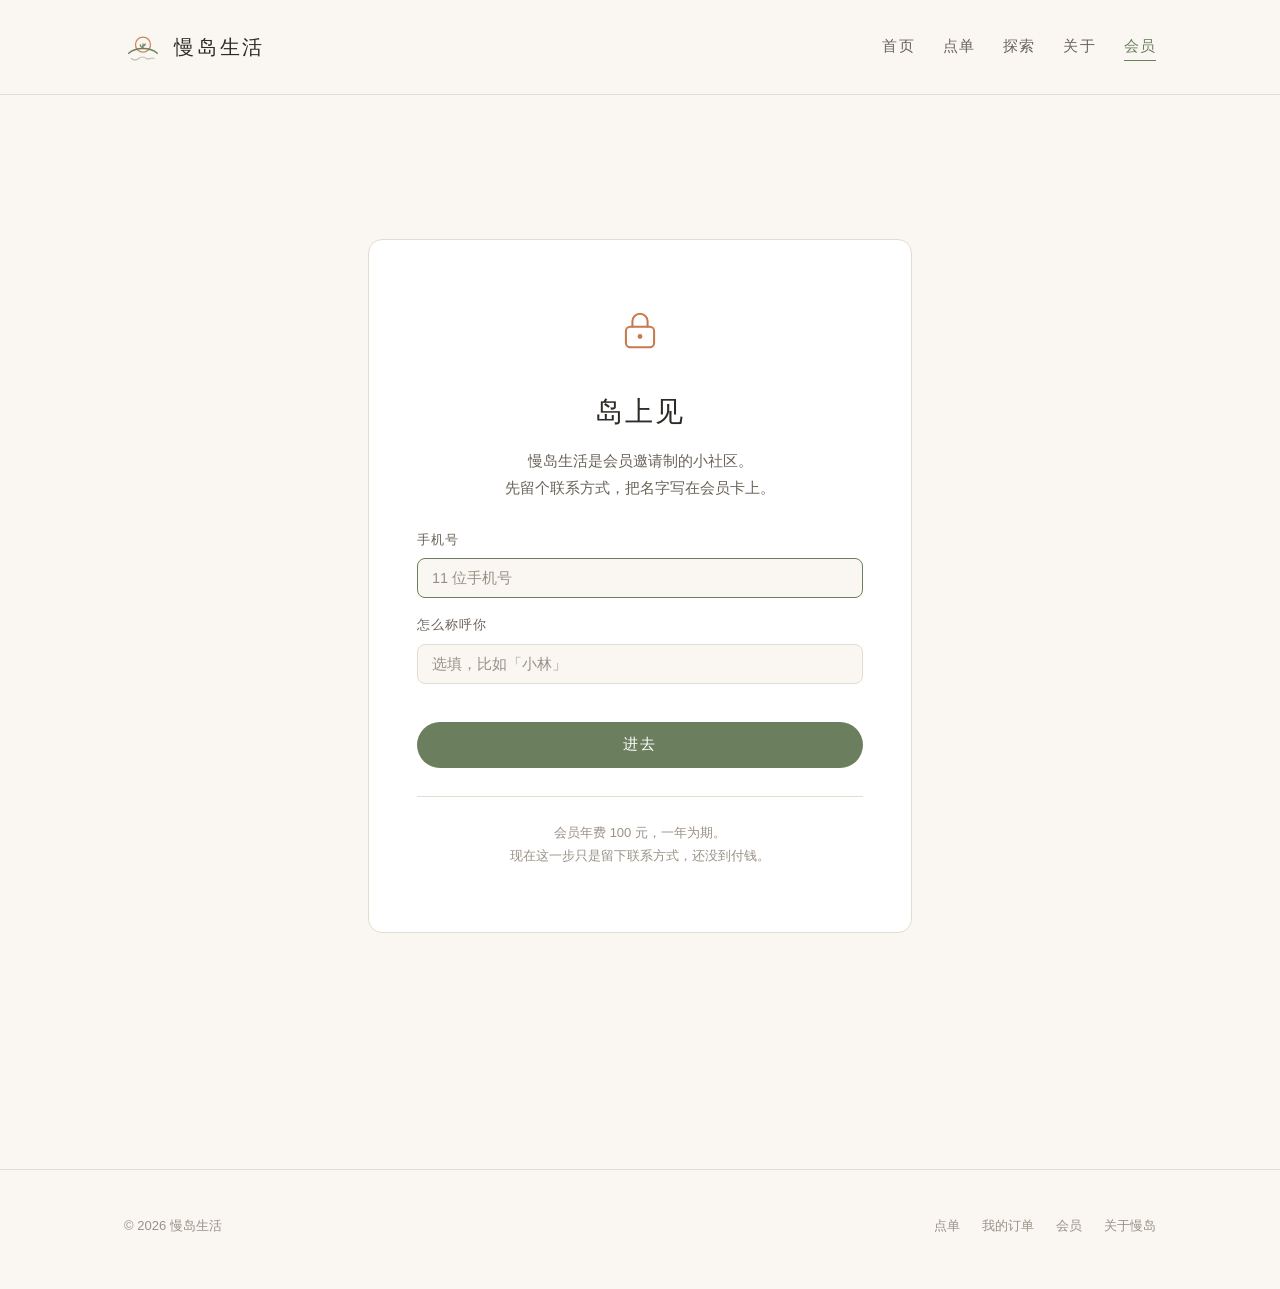
<file: member.html>
<!doctype html>
<html lang="zh-CN">
<head>
<meta charset="UTF-8">
<meta name="viewport" content="width=device-width, initial-scale=1">
<title>会员 · 慢岛生活</title>
<meta name="description" content="慢岛生活会员，年费一百元。加入岛上，把日子过慢一点。">
<meta name="theme-color" content="#faf7f2">
<link rel="canonical" href="https://mandao.life/member.html">
<link rel="icon" href="data:image/svg+xml,%3Csvg xmlns='http://www.w3.org/2000/svg' viewBox='0 0 48 48'%3E%3Crect width='48' height='48' rx='11' fill='%23faf7f2'/%3E%3Ccircle cx='24' cy='21' r='9.5' fill='none' stroke='%23c67b4e' stroke-width='2'/%3E%3Cpath d='M6 32c4.5-4.2 9-6 18-6s13.5 1.8 18 6' fill='none' stroke='%236b7f5e' stroke-width='2.2' stroke-linecap='round'/%3E%3C/svg%3E">
<link rel="stylesheet" href="styles/global.css">
<link rel="stylesheet" href="styles/shop.css">
</head>
<body>

<header class="site-header">
  <div class="wrap">
    <a class="brand" href="index.html" aria-label="慢岛生活 首页">
      <svg class="brand-mark" viewBox="0 0 48 48" fill="none" role="img" aria-label="慢岛生活">
        <circle cx="24" cy="21" r="9.5" stroke="var(--clay)" stroke-width="1.6" opacity="0.9"/>
        <path d="M6 32c4.5-4.2 9-6 18-6s13.5 1.8 18 6" stroke="var(--moss)" stroke-width="1.8" stroke-linecap="round"/>
        <path d="M9 38.5c3.2 2.4 6.4 2.4 9.6 0s6.4-2.4 9.6 0 6.4-2.4 9.6 0" stroke="var(--moss)" stroke-width="1.4" stroke-linecap="round" opacity="0.45"/>
        <path d="M24 26v-6M24 24.5c-2.1 0-3.4-1.3-3.4-3.2M24 22.6c1.7 0 2.8-1 2.8-2.6" stroke="var(--moss)" stroke-width="1.5" stroke-linecap="round"/>
      </svg>
      <span class="brand-name">慢岛生活</span>
    </a>

    <nav class="site-nav" aria-label="主导航">
      <a href="index.html">首页</a>
      <a href="order.html">点单</a>
      <a href="explore.html">探索</a>
      <a href="about.html">关于</a>
      <a href="member.html" aria-current="page">会员</a>
    </nav>
  </div>
</header>

<main>
  <div class="wrap sd-page" id="app"></div>
</main>

<div class="sd-toast" id="toast" role="status" aria-live="polite"></div>

<footer class="site-footer">
  <div class="wrap">
    <span>&copy; <span id="year">2026</span> 慢岛生活</span>
    <nav class="footer-links" aria-label="页脚导航">
      <a href="order.html">点单</a>
      <a href="orders.html">我的订单</a>
      <a href="member.html">会员</a>
      <a href="about.html">关于慢岛</a>
    </nav>
  </div>
</footer>

<script src="assets/shop-config.js"></script>
<script src="assets/shop-core.js"></script>
<script src="assets/shop-pay.js"></script>
<script>
(function () {
  'use strict';

  var Shop = window.MandaoShop;
  var CFG = Shop.config || {};
  var elApp = document.getElementById('app');
  var elToast = document.getElementById('toast');
  var toastTimer = null;
  var sending = false;

  function toast(msg) {
    elToast.textContent = msg;
    elToast.classList.add('is-on');
    clearTimeout(toastTimer);
    toastTimer = setTimeout(function () {
      elToast.classList.remove('is-on');
    }, 2400);
  }

  function esc(s) {
    return String(s == null ? '' : s)
      .replace(/&/g, '&amp;').replace(/</g, '&lt;')
      .replace(/>/g, '&gt;').replace(/"/g, '&quot;');
  }

  /* ---------- 会员卡 ---------- */

  function cardHtml(m) {
    var isActive = m.status === 'active';
    var cls = isActive ? ''
      : (m.status === 'pending' ? ' is-pending'
        : (m.status === 'expired' ? ' is-expired' : ' is-none'));

    var label = isActive ? 'Slow Island · Member'
      : (m.status === 'pending' ? 'Waiting for confirmation'
        : (m.status === 'expired' ? 'Membership expired' : 'Not a member yet'));

    var name = m.name || (Shop.getSession() ? Shop.getSession().name : '岛民');

    var meta = '';
    if (isActive) {
      meta = '<div class="member-card-meta">' +
        '<div><span>开通于</span><strong>' + fmtDate(m.activatedAt) + '</strong></div>' +
        '<div><span>有效期至</span><strong>' + esc(m.expiresAtText) + '</strong></div>' +
        '<div><span>还可以</span><strong>' + m.daysLeft + ' 天</strong></div>' +
      '</div>';
    } else if (m.status === 'pending') {
      meta = '<div class="member-card-meta">' +
        '<div><span>提交于</span><strong>' + fmtDate(m.appliedAt) + '</strong></div>' +
        '<div><span>状态</span><strong>等待店家确认</strong></div>' +
      '</div>';
    } else if (m.status === 'expired') {
      meta = '<div class="member-card-meta">' +
        '<div><span>已于</span><strong>' + esc(m.expiresAtText) + '</strong></div>' +
        '<div><span>状态</span><strong>已过期</strong></div>' +
      '</div>';
    }

    return '<div class="member-card' + cls + '">' +
      '<div class="member-card-label">' + esc(label) + '</div>' +
      '<h2 class="member-card-name">' + esc(name) + '</h2>' +
      '<div class="member-card-slogan">慢岛生活 · 一座不赶时间的岛</div>' +
      meta +
    '</div>';
  }

  function fmtDate(ts) {
    if (!ts) return '—';
    var d = new Date(ts);
    return d.getFullYear() + '-' + pad2(d.getMonth() + 1) + '-' + pad2(d.getDate());
  }

  function pad2(n) { return n < 10 ? '0' + n : String(n); }

  /* ---------- 权益 ---------- */

  function perksHtml() {
    var perks = Shop.memberCfg().perks || [];
    if (!perks.length) return '';
    return '<section class="sd-card">' +
      '<h2 class="sd-card-title">会员能做什么</h2>' +
      '<ul class="perk-list">' +
      perks.map(function (p) {
        return '<li class="perk-item">' +
          '<span class="perk-mark" aria-hidden="true">✦</span>' +
          '<span><strong>' + esc(p.title) + '</strong>　' + esc(p.desc) + '</span>' +
        '</li>';
      }).join('') +
      '</ul>' +
    '</section>';
  }

  /* ---------- 登录 ---------- */

  function renderLogin() {
    elApp.innerHTML =
      '<div class="gate">' +
        '<svg class="gate-icon" viewBox="0 0 48 48" fill="none" aria-hidden="true">' +
          '<rect x="11" y="21" width="26" height="19" rx="4" stroke="currentColor" stroke-width="1.9"/>' +
          '<path d="M17 21v-5a7 7 0 0 1 14 0v5" stroke="currentColor" stroke-width="1.9" stroke-linecap="round"/>' +
          '<circle cx="24" cy="30" r="2.2" fill="currentColor"/>' +
        '</svg>' +
        '<h1>岛上见</h1>' +
        '<p>慢岛生活是会员邀请制的小社区。<br>先留个联系方式，把名字写在会员卡上。</p>' +
        '<div class="sd-field" style="text-align:left">' +
          '<label class="sd-label" for="phone">手机号</label>' +
          '<input class="sd-input" id="phone" type="tel" inputmode="numeric" maxlength="11" ' +
            'autocomplete="tel" placeholder="11 位手机号">' +
        '</div>' +
        '<div class="sd-field" style="text-align:left">' +
          '<label class="sd-label" for="name">怎么称呼你</label>' +
          '<input class="sd-input" id="name" type="text" maxlength="12" ' +
            'autocomplete="nickname" placeholder="选填，比如「小林」">' +
        '</div>' +
        '<button class="submit-btn" type="button" id="loginBtn" style="width:100%;margin-top:22px">进去</button>' +
        '<div class="gate-note">' +
          '会员年费 ' + Shop.memberCfg().price + ' 元，一年为期。<br>' +
          '现在这一步只是留下联系方式，还没到付钱。' +
        '</div>' +
      '</div>';

    var phone = document.getElementById('phone');
    var name = document.getElementById('name');
    var btn = document.getElementById('loginBtn');

    function submit() {
      var res = Shop.signIn(phone.value, name.value);
      if (!res.ok) {
        toast(res.msg);
        phone.focus();
        return;
      }
      render();
    }

    btn.addEventListener('click', submit);
    [phone, name].forEach(function (el) {
      el.addEventListener('keydown', function (e) {
        if (e.key === 'Enter') submit();
      });
    });
    phone.focus();
  }

  /* ---------- 开通 ---------- */

  function renderJoin(m) {
    var cfg = Shop.memberCfg();
    var p = CFG.pay || {};

    var expired = m.status === 'expired';

    elApp.innerHTML =
      cardHtml(m) +

      '<section class="sd-card">' +
        '<h2 class="sd-card-title">' + (expired ? '续一年' : '加入慢岛') + '</h2>' +
        '<p style="font-size:13.5px;color:var(--ink-soft);line-height:1.9;margin:0 0 20px">' +
          '会员按年计费，' + cfg.price + ' 元一年，从店家确认到账那天算起 ' + cfg.days + ' 天。<br>' +
          '这笔钱是会员费，不能抵扣消费。' +
        '</p>' +
        window.MandaoPay.blockHtml(String(cfg.price)) +
        '<div class="sd-field">' +
          '<label class="sd-label" for="proof">付款单号</label>' +
          '<input class="sd-input" id="proof" type="text" autocomplete="off" ' +
            'maxlength="' + (p.proofMax || 40) + '" placeholder="微信/支付宝账单里的交易单号">' +
          '<p class="sd-hint">付完款把单号填进来，店家核对到账后为你开通。' +
            '付款和确认可能不在同一时刻，开通后会在这里显示。</p>' +
        '</div>' +
        '<button class="submit-btn" type="button" id="applyBtn" style="display:block;width:100%">' +
          '我已付好，提交单号</button>' +
      '</section>' +

      perksHtml() +

      '<p class="sd-hint" style="text-align:center;margin-top:26px">' +
        '<button class="admin-logout" type="button" id="logoutBtn">不是我，换个手机号</button></p>';

    window.MandaoPay.bind(elApp);

    var btn = document.getElementById('applyBtn');
    btn.addEventListener('click', function () {
      if (sending) return;
      var input = document.getElementById('proof');
      sending = true;
      btn.disabled = true;
      btn.textContent = '提交中…';

      var res = Shop.applyMember(input ? input.value : '');
      sending = false;

      if (!res.ok) {
        btn.disabled = false;
        btn.textContent = '我已付好，提交单号';
        toast(res.msg);
        return;
      }
      toast('已提交，等店家确认');
      render();
    });

    var logout = document.getElementById('logoutBtn');
    if (logout) {
      logout.addEventListener('click', function () {
        Shop.signOut();
        render();
      });
    }
  }

  /* ---------- 待确认 ---------- */

  function renderPending(m) {
    elApp.innerHTML =
      cardHtml(m) +
      '<section class="sd-card">' +
        '<h2 class="sd-card-title">等店家确认</h2>' +
        '<p style="font-size:13.5px;color:var(--ink-soft);line-height:1.9;margin:0">' +
          '你提交的付款单号 <span class="proof-badge">' + esc(m.proof) + '</span> 已经收到。<br>' +
          '店家核对到账后会为你开通，这一页刷新就能看到结果。' +
        '</p>' +
        '<p class="sd-hint" style="margin-top:18px">' +
          '如果等了很久还没开通，直接到店里说一声手机号就行。' +
        '</p>' +
      '</section>' +
      perksHtml() +
      '<p class="sd-hint" style="text-align:center;margin-top:26px">' +
        '<button class="admin-logout" type="button" id="logoutBtn">退出登录</button></p>';

    var logout = document.getElementById('logoutBtn');
    if (logout) {
      logout.addEventListener('click', function () {
        Shop.signOut();
        render();
      });
    }
  }

  /* ---------- 已是会员 ---------- */

  function renderActive(m) {
    var cfg = Shop.memberCfg();
    elApp.innerHTML =
      cardHtml(m) +
      '<section class="sd-card">' +
        '<h2 class="sd-card-title">你的会员</h2>' +
        '<div class="kv-row"><span class="k">手机号</span><span class="v">' + esc(m.phone) + '</span></div>' +
        '<div class="kv-row"><span class="k">开通日期</span><span class="v">' + fmtDate(m.activatedAt) + '</span></div>' +
        '<div class="kv-row"><span class="k">有效期至</span><span class="v">' + esc(m.expiresAtText) + '</span></div>' +
        '<div class="kv-row"><span class="k">剩余</span><span class="v">' + m.daysLeft + ' 天</span></div>' +
        '<div class="kv-row"><span class="k">年费</span><span class="v">' + cfg.price + ' 元 / ' + cfg.days + ' 天</span></div>' +
        (m.daysLeft <= 30
          ? '<p class="sd-hint" style="margin-top:16px;color:var(--clay)">会员快到期了，可以到店里续费。</p>'
          : '') +
      '</section>' +
      perksHtml() +
      '<p class="sd-hint" style="text-align:center;margin-top:26px">' +
        '<button class="admin-logout" type="button" id="logoutBtn">退出登录</button></p>';

    var logout = document.getElementById('logoutBtn');
    if (logout) {
      logout.addEventListener('click', function () {
        Shop.signOut();
        render();
      });
    }
  }

  /* ---------- 路由 ---------- */

  function render() {
    var session = Shop.getSession();
    if (!session) {
      renderLogin();
      return;
    }
    var m = Shop.getMember();
    if (m.status === 'active') {
      renderActive(m);
    } else if (m.status === 'pending') {
      renderPending(m);
    } else {
      renderJoin(m);
    }
  }

  document.getElementById('year').textContent = new Date().getFullYear();
  render();
})();
</script>
</body>
</html>
</file>
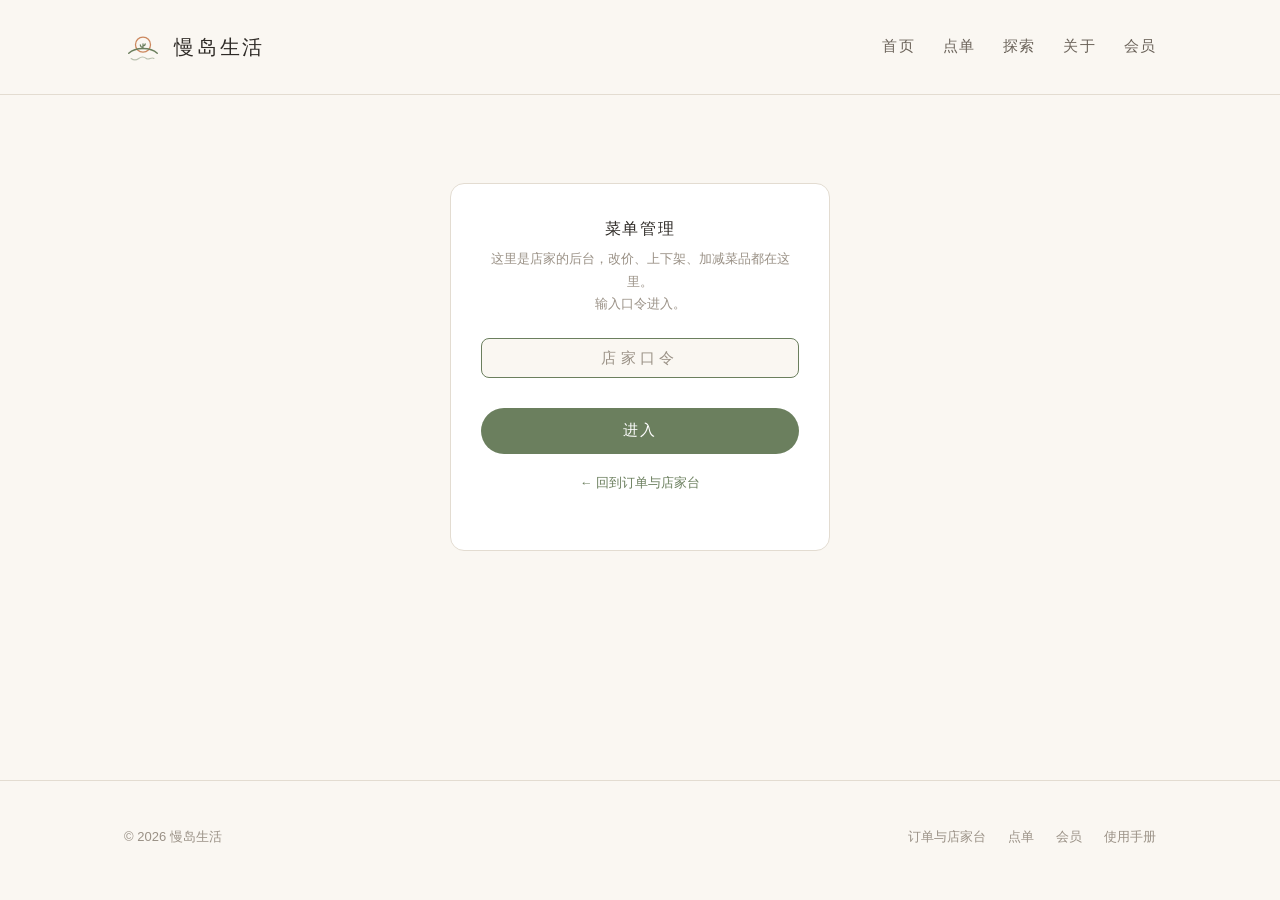
<file: menu-admin.html>
<!doctype html>
<html lang="zh-CN">
<head>
<meta charset="UTF-8">
<meta name="viewport" content="width=device-width, initial-scale=1">
<title>菜单管理 · 慢岛生活</title>
<meta name="robots" content="noindex">
<meta name="theme-color" content="#faf7f2">
<link rel="icon" href="data:image/svg+xml,%3Csvg xmlns='http://www.w3.org/2000/svg' viewBox='0 0 48 48'%3E%3Crect width='48' height='48' rx='11' fill='%23faf7f2'/%3E%3Ccircle cx='24' cy='21' r='9.5' fill='none' stroke='%23c67b4e' stroke-width='2'/%3E%3Cpath d='M6 32c4.5-4.2 9-6 18-6s13.5 1.8 18 6' fill='none' stroke='%236b7f5e' stroke-width='2.2' stroke-linecap='round'/%3E%3C/svg%3E">
<link rel="stylesheet" href="styles/global.css">
<link rel="stylesheet" href="styles/shop.css">
</head>
<body>

<header class="site-header">
  <div class="wrap">
    <a class="brand" href="index.html" aria-label="慢岛生活 首页">
      <svg class="brand-mark" viewBox="0 0 48 48" fill="none" role="img" aria-label="慢岛生活">
        <circle cx="24" cy="21" r="9.5" stroke="var(--clay)" stroke-width="1.6" opacity="0.9"/>
        <path d="M6 32c4.5-4.2 9-6 18-6s13.5 1.8 18 6" stroke="var(--moss)" stroke-width="1.8" stroke-linecap="round"/>
        <path d="M9 38.5c3.2 2.4 6.4 2.4 9.6 0s6.4-2.4 9.6 0 6.4-2.4 9.6 0" stroke="var(--moss)" stroke-width="1.4" stroke-linecap="round" opacity="0.45"/>
        <path d="M24 26v-6M24 24.5c-2.1 0-3.4-1.3-3.4-3.2M24 22.6c1.7 0 2.8-1 2.8-2.6" stroke="var(--moss)" stroke-width="1.5" stroke-linecap="round"/>
      </svg>
      <span class="brand-name">慢岛生活</span>
    </a>

    <nav class="site-nav" aria-label="主导航">
      <a href="index.html">首页</a>
      <a href="order.html">点单</a>
      <a href="explore.html">探索</a>
      <a href="about.html">关于</a>
      <a href="member.html">会员</a>
    </nav>
  </div>
</header>

<main>
  <div class="wrap sd-page" id="app"></div>
</main>

<div class="sd-toast" id="toast" role="status" aria-live="polite"></div>

<footer class="site-footer">
  <div class="wrap">
    <span>&copy; <span id="year">2026</span> 慢岛生活</span>
    <nav class="footer-links" aria-label="页脚导航">
      <a href="orders.html">订单与店家台</a>
      <a href="order.html">点单</a>
      <a href="member.html">会员</a>
      <a href="manual.html">使用手册</a>
    </nav>
  </div>
</footer>

<script src="assets/shop-config.js"></script>
<script src="assets/shop-core.js"></script>
<script>
(function () {
  'use strict';

  var Shop = window.MandaoShop;
  var elApp = document.getElementById('app');
  var elToast = document.getElementById('toast');
  var toastTimer = null;

  var EMOJIS = ['🍰', '🍮', '🧁', '🥭', '🥧', '🥐', '🍪', '🍫', '🍨', '🥞',
                '☕', '🥛', '🍵', '🍹', '🥤', '🎁', '🍽', '🥗'];

  var state = {
    editor: null,      // 正在编辑/新增的菜；null 表示不显示编辑面板
    catName: '',       // 新增分类的输入
    renaming: null,    // 正在改名的分类 id
    renameText: '',
    confirm: null      // 需要二次确认的动作：'del:g_xxx' / 'del:c_xxx' / 'reset'
  };

  /* ---------- 小工具 ---------- */

  function toast(msg) {
    elToast.textContent = msg;
    elToast.classList.add('is-on');
    clearTimeout(toastTimer);
    toastTimer = setTimeout(function () {
      elToast.classList.remove('is-on');
    }, 2200);
  }

  function esc(s) {
    return String(s == null ? '' : s)
      .replace(/&/g, '&amp;').replace(/</g, '&lt;')
      .replace(/>/g, '&gt;').replace(/"/g, '&quot;');
  }

  function yuanText(fen) {
    var n = Math.round(Number(fen) || 0);
    return (n / 100).toFixed(2).replace(/\.00$/, '');
  }

  /* ---------- 编辑面板 ---------- */

  function openNew() {
    var cats = Shop.getCategories();
    state.editor = {
      _id: '',
      categoryId: cats.length ? cats[0]._id : '',
      name: '',
      desc: '',
      price: '',
      emoji: '🍰',
      tag: '',
      stock: '10',
      onSale: true
    };
    renderAll();
    var el = document.getElementById('fName');
    if (el) { el.focus(); el.scrollIntoView({ block: 'center' }); }
  }

  function openEdit(g) {
    state.editor = {
      _id: g._id,
      categoryId: g.categoryId,
      name: g.name,
      desc: g.desc || '',
      price: yuanText(g.price),
      emoji: g.emoji || '🍰',
      tag: g.tag || '',
      stock: String(g.stock),
      onSale: !!g.onSale
    };
    renderAll();
    var el = document.getElementById('fName');
    if (el) { el.focus(); el.scrollIntoView({ block: 'center' }); }
  }

  /** 把面板里正在输入的内容读回 state，免得重绘时丢掉 */
  function syncEditor() {
    if (!state.editor) return;
    var ids = {
      fName: 'name', fDesc: 'desc', fPrice: 'price',
      fEmoji: 'emoji', fTag: 'tag', fStock: 'stock'
    };
    Object.keys(ids).forEach(function (id) {
      var el = document.getElementById(id);
      if (el) state.editor[ids[id]] = el.value;
    });
    var cat = document.getElementById('fCat');
    if (cat) state.editor.categoryId = cat.value;
    var sale = document.getElementById('fOnSale');
    if (sale) state.editor.onSale = sale.checked;
  }

  function editorHtml() {
    var e = state.editor;
    if (!e) return '';

    var cats = Shop.getCategories();
    var catOpts = cats.map(function (c) {
      return '<option value="' + esc(c._id) + '"' +
        (c._id === e.categoryId ? ' selected' : '') + '>' + esc(c.name) + '</option>';
    }).join('');

    var emojiPicks = EMOJIS.map(function (em) {
      return '<button class="ma-emoji-pick' + (em === e.emoji ? ' is-on' : '') +
        '" type="button" data-emoji="' + em + '">' + em + '</button>';
    }).join('');

    return '<section class="ma-editor">' +
      '<h2 class="ma-editor-title">' + (e._id ? '编辑菜品' : '新增菜品') + '</h2>' +

      '<div class="ma-grid2">' +
        '<div class="sd-field">' +
          '<label class="sd-label" for="fName">名称</label>' +
          '<input class="sd-input" id="fName" type="text" maxlength="24" ' +
            'placeholder="比如 榴莲千层" value="' + esc(e.name) + '">' +
        '</div>' +
        '<div class="sd-field">' +
          '<label class="sd-label" for="fCat">分类</label>' +
          '<select class="sd-input" id="fCat">' + catOpts + '</select>' +
        '</div>' +
      '</div>' +

      '<div class="sd-field">' +
        '<label class="sd-label" for="fDesc">一句话介绍</label>' +
        '<input class="sd-input" id="fDesc" type="text" maxlength="60" ' +
          'placeholder="猫山王果肉 · 8 层薄饼 · 冷藏 2 小时" value="' + esc(e.desc) + '">' +
        '<p class="sd-hint">选填，顾客在菜单上会看到。</p>' +
      '</div>' +

      '<div class="ma-grid3">' +
        '<div class="sd-field">' +
          '<label class="sd-label" for="fPrice">价格（元）</label>' +
          '<input class="sd-input" id="fPrice" type="number" min="0" step="0.5" ' +
            'placeholder="28" value="' + esc(e.price) + '">' +
        '</div>' +
        '<div class="sd-field">' +
          '<label class="sd-label" for="fStock">库存（份）</label>' +
          '<input class="sd-input" id="fStock" type="number" min="0" step="1" ' +
            'placeholder="30" value="' + esc(e.stock) + '">' +
        '</div>' +
        '<div class="sd-field">' +
          '<label class="sd-label" for="fTag">角标</label>' +
          '<input class="sd-input" id="fTag" type="text" maxlength="6" ' +
            'placeholder="招牌 / 新品" value="' + esc(e.tag) + '">' +
        '</div>' +
      '</div>' +

      '<div class="sd-field">' +
        '<label class="sd-label" for="fEmoji">图标</label>' +
        '<div class="ma-emoji-row">' +
          '<input class="sd-input ma-emoji-input" id="fEmoji" type="text" maxlength="4" ' +
            'value="' + esc(e.emoji) + '">' +
          '<span class="sd-hint" style="margin:0">可以直接粘贴任意 emoji</span>' +
        '</div>' +
        '<div class="ma-emoji-picks">' + emojiPicks + '</div>' +
      '</div>' +

      '<label class="ma-check">' +
        '<input type="checkbox" id="fOnSale"' + (e.onSale ? ' checked' : '') + '>' +
        '<span>立即上架（顾客能点到）</span>' +
      '</label>' +

      '<div class="ma-editor-actions">' +
        '<button class="mini-btn is-main" type="button" id="saveBtn">保存</button>' +
        '<button class="mini-btn" type="button" id="cancelBtn">取消</button>' +
        (e._id ? '<button class="mini-btn ma-danger" type="button" data-act="delGoods" data-id="' +
          esc(e._id) + '">删除这道菜</button>' : '') +
      '</div>' +
    '</section>';
  }

  /* ---------- 商品行 ---------- */

  function goodsRowHtml(g) {
    var off = !g.onSale;
    return '<div class="ma-row' + (off ? ' is-off' : '') + '">' +
      '<div class="ma-emoji" aria-hidden="true">' + esc(g.emoji) + '</div>' +
      '<div class="ma-main">' +
        '<div class="ma-name">' + esc(g.name) +
          (g.tag ? '<span class="ma-tag">' + esc(g.tag) + '</span>' : '') +
          (off ? '<span class="ma-off">已下架</span>' : '') +
        '</div>' +
        '<div class="ma-desc">' + esc(g.desc || '—') + '</div>' +
      '</div>' +
      '<div class="ma-price">¥' + g.priceText + '</div>' +
      '<div class="ma-stock">' +
        '<span class="ma-stock-label">库存</span>' +
        '<input type="number" min="0" step="1" data-stock="' + esc(g._id) + '" ' +
          'value="' + g.stock + '" aria-label="' + esc(g.name) + ' 库存">' +
      '</div>' +
      '<div class="ma-tools">' +
        '<button class="mini-btn' + (off ? '' : ' is-main') + '" type="button" ' +
          'data-act="toggle" data-id="' + esc(g._id) + '">' + (off ? '上架' : '下架') + '</button>' +
        '<button class="mini-btn" type="button" data-act="edit" data-id="' + esc(g._id) + '">编辑</button>' +
        '<button class="mini-btn" type="button" data-act="up" data-id="' + esc(g._id) + '">↑</button>' +
        '<button class="mini-btn" type="button" data-act="down" data-id="' + esc(g._id) + '">↓</button>' +
        '<button class="mini-btn ma-danger" type="button" data-act="delGoods" data-id="' +
          esc(g._id) + '">' + confirmLabel('del:g:' + g._id, '删除') + '</button>' +
      '</div>' +
    '</div>';
  }

  function confirmLabel(key, text) {
    return state.confirm === key ? '确认删除？' : text;
  }

  /* ---------- 分类 ---------- */

  function catSectionHtml(cat, goods) {
    var rows = goods.length
      ? goods.map(goodsRowHtml).join('')
      : '<p class="ma-empty">这个分类下还没有菜品</p>';

    var renaming = state.renaming === cat._id;

    var nameHtml = renaming
      ? '<input class="ma-rename" id="renameInput" type="text" maxlength="8" ' +
          'value="' + esc(state.renameText || cat.name) + '">' +
        '<button class="mini-btn is-main" type="button" data-act="renameOk">保存</button>'
      : '<span class="ma-cat-name">' + esc(cat.name) + '</span>' +
        '<span class="ma-cat-count">' + goods.length + ' 道</span>';

    return '<section class="ma-cat">' +
      '<div class="ma-cat-head">' +
        nameHtml +
        '<div class="ma-cat-tools">' +
          (renaming
            ? '<button class="mini-btn" type="button" data-act="renameCancel">取消</button>'
            : '<button class="mini-btn" type="button" data-act="rename" data-id="' +
                esc(cat._id) + '">改名</button>' +
              '<button class="mini-btn" type="button" data-act="catUp" data-id="' +
                esc(cat._id) + '">↑</button>' +
              '<button class="mini-btn" type="button" data-act="catDown" data-id="' +
                esc(cat._id) + '">↓</button>' +
              '<button class="mini-btn ma-danger" type="button" data-act="delCat" data-id="' +
                esc(cat._id) + '">' + confirmLabel('del:c:' + cat._id, '删分类') + '</button>') +
        '</div>' +
      '</div>' +
      rows +
    '</section>';
  }

  /* ---------- 整页 ---------- */

  function renderAll() {
    var cats = Shop.getCategories();
    var goods = Shop.getGoods({ includeOffSale: true });

    if (!Shop.isAdminUnlocked()) {
      elApp.innerHTML =
        '<div class="admin-gate">' +
          '<h3>菜单管理</h3>' +
          '<p>这里是店家的后台，改价、上下架、加减菜品都在这里。<br>输入口令进入。</p>' +
          '<div class="sd-field">' +
            '<input class="sd-input" id="pin" type="password" inputmode="numeric" ' +
              'autocomplete="off" placeholder="店家口令" style="text-align:center;letter-spacing:0.3em">' +
          '</div>' +
          '<button class="submit-btn" type="button" id="unlockBtn" style="width:100%;margin-top:14px">进入</button>' +
          '<p class="sd-hint" style="margin-top:18px"><a href="orders.html">← 回到订单与店家台</a></p>' +
        '</div>';
      bindGate();
      return;
    }

    var onSale = goods.filter(function (g) { return g.onSale; }).length;

    // 找出分类对不上的菜，别让它们悄悄消失
    var catIds = {};
    cats.forEach(function (c) { catIds[c._id] = true; });
    var orphans = goods.filter(function (g) { return !catIds[g.categoryId]; });

    var html = '';

    html += '<div class="ma-head">' +
      '<div>' +
        '<h1 class="ma-title">菜单管理</h1>' +
        '<p class="ma-sub">共 ' + goods.length + ' 道 · 在售 ' + onSale + ' 道 · ' +
          cats.length + ' 个分类</p>' +
      '</div>' +
      '<div class="ma-head-actions">' +
        '<a class="mini-btn" href="orders.html">店家台</a>' +
        '<button class="submit-btn" type="button" id="addBtn">新增菜品</button>' +
      '</div>' +
    '</div>';

    if (Shop.backend !== 'cloudbase') {
      html += '<p class="sd-mode-tip"><span>' +
        '改动只存在<strong>这台设备</strong>的浏览器里。顾客用自己手机看到的还是旧菜单——' +
        '等接上云端才会同步。' +
        '</span></p>';
    }

    html += editorHtml();

    if (!cats.length) {
      html += '<div class="sd-empty"><span class="sd-empty-emoji">🗂</span>' +
        '<p>还没有分类，先建一个</p></div>';
    }

    cats.forEach(function (c) {
      html += catSectionHtml(c, goods.filter(function (g) { return g.categoryId === c._id; }));
    });

    if (orphans.length) {
      html += '<section class="ma-cat">' +
        '<div class="ma-cat-head"><span class="ma-cat-name">未分类</span>' +
          '<span class="ma-cat-count">' + orphans.length + ' 道</span></div>' +
        orphans.map(goodsRowHtml).join('') +
      '</section>';
    }

    // 分类管理
    html += '<section class="sd-card ma-cats">' +
      '<h2 class="sd-card-title">分类</h2>' +
      '<div class="ma-cat-input">' +
        '<input class="sd-input" id="newCat" type="text" maxlength="8" ' +
          'placeholder="新分类名，比如 季节限定" value="' + esc(state.catName) + '">' +
        '<button class="mini-btn is-main" type="button" id="addCatBtn">添加</button>' +
      '</div>' +
      '<p class="sd-hint">分类顺序就是顾客点单页上从上到下的顺序。</p>' +
    '</section>';

    // 危险操作
    html += '<div class="ma-bottom">' +
      '<button class="mini-btn ma-danger" type="button" data-act="reset">' +
        (state.confirm === 'reset' ? '确定恢复？会丢掉所有改动' : '恢复成初始菜单') +
      '</button>' +
      '<button class="admin-logout" type="button" id="lockBtn">退出店家模式</button>' +
    '</div>';

    elApp.innerHTML = html;
    bind();
  }

  /* ---------- 事件 ---------- */

  function bindGate() {
    var btn = document.getElementById('unlockBtn');
    var pin = document.getElementById('pin');
    function tryUnlock() {
      var res = Shop.unlockAdmin(pin ? pin.value : '');
      if (!res.ok) {
        toast(res.msg);
        if (pin) { pin.value = ''; pin.focus(); }
        return;
      }
      renderAll();
    }
    if (btn) btn.addEventListener('click', tryUnlock);
    if (pin) {
      pin.addEventListener('keydown', function (e) {
        if (e.key === 'Enter') tryUnlock();
      });
      pin.focus();
    }
  }

  function bind() {
    var addBtn = document.getElementById('addBtn');
    if (addBtn) addBtn.addEventListener('click', openNew);

    var saveBtn = document.getElementById('saveBtn');
    if (saveBtn) {
      saveBtn.addEventListener('click', function () {
        syncEditor();
        var e = state.editor;
        var res = Shop.saveGoods({
          _id: e._id || undefined,
          categoryId: e.categoryId,
          name: e.name,
          desc: e.desc,
          price: Shop.yuan2fen(e.price),
          emoji: e.emoji,
          tag: e.tag,
          stock: e.stock === '' ? 0 : e.stock,
          onSale: e.onSale
        });
        if (!res.ok) { toast(res.msg); return; }
        toast(res.isNew ? '已新增' : '已保存');
        state.editor = null;
        renderAll();
      });
    }

    var cancelBtn = document.getElementById('cancelBtn');
    if (cancelBtn) {
      cancelBtn.addEventListener('click', function () {
        state.editor = null;
        state.confirm = null;
        renderAll();
      });
    }

    // emoji 快捷选
    elApp.querySelectorAll('[data-emoji]').forEach(function (b) {
      b.addEventListener('click', function () {
        syncEditor();
        state.editor.emoji = b.getAttribute('data-emoji');
        renderAll();
      });
    });

    // 库存直接改
    elApp.querySelectorAll('[data-stock]').forEach(function (inp) {
      inp.addEventListener('change', function () {
        var id = inp.getAttribute('data-stock');
        var res = Shop.setGoodsStock(id, inp.value);
        if (!res.ok) { toast(res.msg); renderAll(); return; }
        toast('库存已改为 ' + res.stock);
      });
    });

    // 新增分类
    var newCat = document.getElementById('newCat');
    if (newCat) {
      newCat.addEventListener('input', function () { state.catName = newCat.value; });
      newCat.addEventListener('keydown', function (e) {
        if (e.key === 'Enter') addCat();
      });
    }
    var addCatBtn = document.getElementById('addCatBtn');
    if (addCatBtn) addCatBtn.addEventListener('click', addCat);

    var renameInput = document.getElementById('renameInput');
    if (renameInput) {
      renameInput.addEventListener('input', function () { state.renameText = renameInput.value; });
      renameInput.addEventListener('keydown', function (e) {
        if (e.key === 'Enter') doRename();
        if (e.key === 'Escape') { state.renaming = null; renderAll(); }
      });
      renameInput.focus();
      renameInput.select();
    }

    var lockBtn = document.getElementById('lockBtn');
    if (lockBtn) {
      lockBtn.addEventListener('click', function () {
        Shop.lockAdmin();
        renderAll();
      });
    }

    // 所有带 data-act 的按钮
    elApp.querySelectorAll('[data-act]').forEach(function (btn) {
      btn.addEventListener('click', function () {
        var act = btn.getAttribute('data-act');
        var id = btn.getAttribute('data-id');
        handleAction(act, id);
      });
    });
  }

  function addCat() {
    var res = Shop.saveCategory({ name: state.catName });
    if (!res.ok) { toast(res.msg); return; }
    state.catName = '';
    toast('分类已添加');
    renderAll();
  }

  function doRename() {
    var res = Shop.saveCategory({ _id: state.renaming, name: state.renameText });
    if (!res.ok) { toast(res.msg); return; }
    state.renaming = null;
    state.renameText = '';
    toast('已改名');
    renderAll();
  }

  function handleAction(act, id) {
    // ---- 二次确认类的动作 ----
    if (act === 'delGoods') {
      var key = 'del:g:' + id;
      if (state.confirm !== key) {
        state.confirm = key;
        renderAll();
        return;
      }
      var r1 = Shop.removeGoods(id);
      if (!r1.ok) { toast(r1.msg); state.confirm = null; renderAll(); return; }
      state.confirm = null;
      state.editor = null;
      toast('已删除');
      renderAll();
      return;
    }

    if (act === 'delCat') {
      var key2 = 'del:c:' + id;
      if (state.confirm !== key2) {
        state.confirm = key2;
        renderAll();
        return;
      }
      var r2 = Shop.removeCategory(id);
      state.confirm = null;
      if (!r2.ok) { toast(r2.msg); renderAll(); return; }
      toast('分类已删除');
      renderAll();
      return;
    }

    if (act === 'reset') {
      if (state.confirm !== 'reset') {
        state.confirm = 'reset';
        renderAll();
        return;
      }
      Shop.resetMenu();
      state.confirm = null;
      state.editor = null;
      toast('已恢复初始菜单');
      renderAll();
      return;
    }

    // ---- 普通动作 ----
    state.confirm = null;

    if (act === 'edit') {
      var g = Shop.findGoods(id);
      if (!g) { toast('没找到这道菜'); renderAll(); return; }
      // findGoods 返回的是库里的原始对象，价格是分
      openEdit({
        _id: g._id,
        categoryId: g.categoryId,
        name: g.name,
        desc: g.desc,
        price: g.price,
        emoji: g.emoji,
        tag: g.tag,
        stock: g.stock,
        onSale: g.onSale
      });
      return;
    }

    if (act === 'toggle') {
      var target = Shop.findGoods(id);
      if (!target) return;
      var res = Shop.setGoodsOnSale(id, !target.onSale);
      if (!res.ok) toast(res.msg);
      renderAll();
      return;
    }

    if (act === 'up' || act === 'down') {
      var mv = Shop.moveGoods(id, act === 'up' ? -1 : 1);
      if (!mv.ok) toast(mv.msg);
      renderAll();
      return;
    }

    if (act === 'catUp' || act === 'catDown') {
      var cm = Shop.moveCategory(id, act === 'catUp' ? -1 : 1);
      if (!cm.ok) toast(cm.msg);
      renderAll();
      return;
    }

    if (act === 'rename') {
      state.renaming = id;
      var cat = null;
      Shop.getCategories().forEach(function (c) { if (c._id === id) cat = c; });
      state.renameText = cat ? cat.name : '';
      renderAll();
      return;
    }

    if (act === 'renameOk') {
      doRename();
      return;
    }

    if (act === 'renameCancel') {
      state.renaming = null;
      state.renameText = '';
      renderAll();
      return;
    }
  }

  /* ---------- 启动 ---------- */

  document.getElementById('year').textContent = new Date().getFullYear();
  renderAll();
})();
</script>
</body>
</html>
</file>
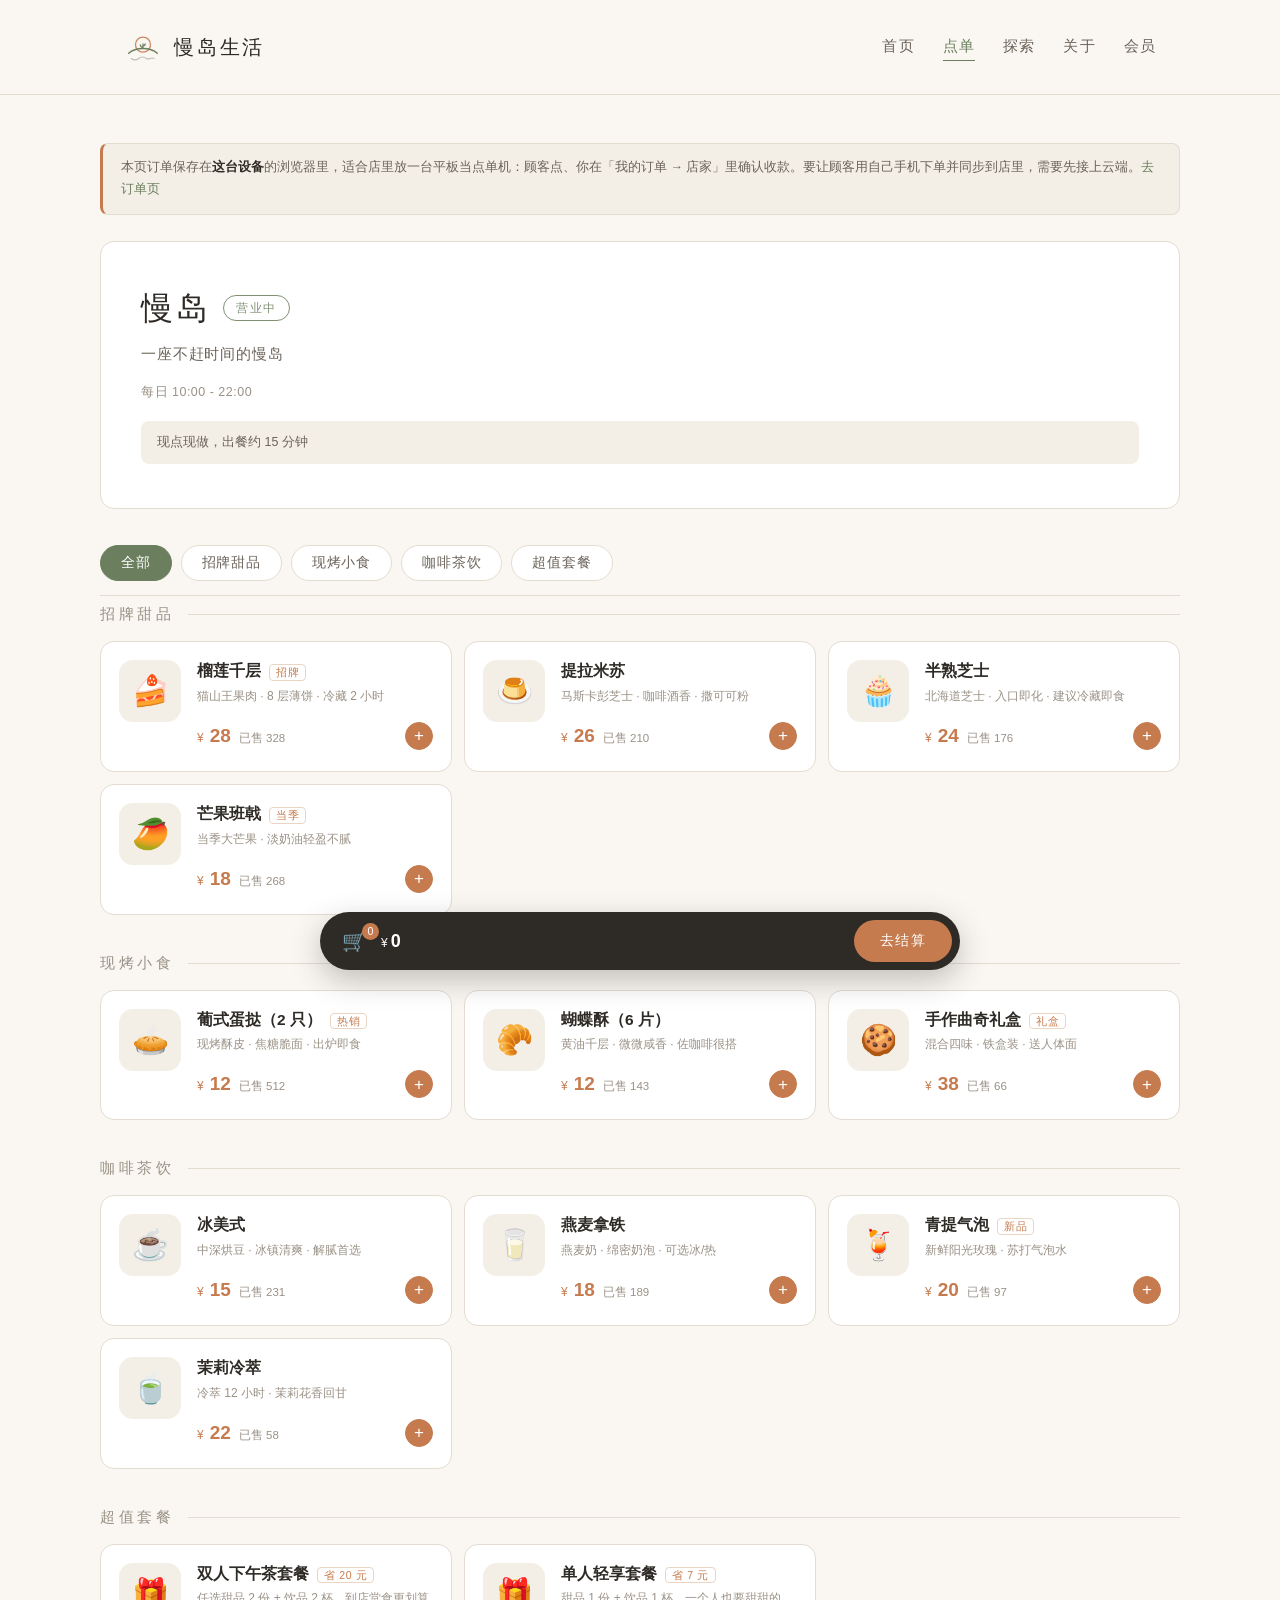
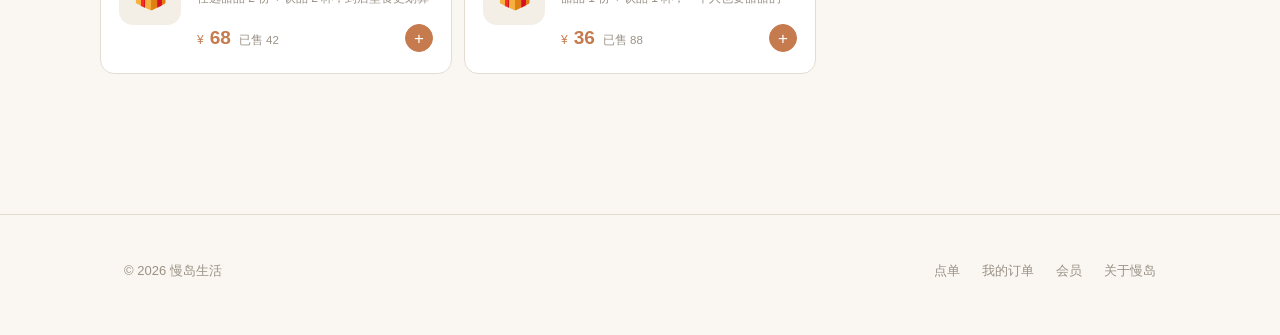
<file: order.html>
<!doctype html>
<html lang="zh-CN">
<head>
<meta charset="UTF-8">
<meta name="viewport" content="width=device-width, initial-scale=1">
<title>点单 · 慢岛生活</title>
<meta name="description" content="慢岛 · 现点现做，做好后凭取餐码到吧台取。">
<meta name="theme-color" content="#faf7f2">
<link rel="icon" href="data:image/svg+xml,%3Csvg xmlns='http://www.w3.org/2000/svg' viewBox='0 0 48 48'%3E%3Crect width='48' height='48' rx='11' fill='%23faf7f2'/%3E%3Ccircle cx='24' cy='21' r='9.5' fill='none' stroke='%23c67b4e' stroke-width='2'/%3E%3Cpath d='M6 32c4.5-4.2 9-6 18-6s13.5 1.8 18 6' fill='none' stroke='%236b7f5e' stroke-width='2.2' stroke-linecap='round'/%3E%3C/svg%3E">
<link rel="stylesheet" href="styles/global.css">
<link rel="stylesheet" href="styles/shop.css">
</head>
<body>

<header class="site-header">
  <div class="wrap">
    <a class="brand" href="index.html" aria-label="慢岛生活 首页">
      <svg class="brand-mark" viewBox="0 0 48 48" fill="none" role="img" aria-label="慢岛生活">
        <circle cx="24" cy="21" r="9.5" stroke="var(--clay)" stroke-width="1.6" opacity="0.9"/>
        <path d="M6 32c4.5-4.2 9-6 18-6s13.5 1.8 18 6" stroke="var(--moss)" stroke-width="1.8" stroke-linecap="round"/>
        <path d="M9 38.5c3.2 2.4 6.4 2.4 9.6 0s6.4-2.4 9.6 0 6.4-2.4 9.6 0" stroke="var(--moss)" stroke-width="1.4" stroke-linecap="round" opacity="0.45"/>
        <path d="M24 26v-6M24 24.5c-2.1 0-3.4-1.3-3.4-3.2M24 22.6c1.7 0 2.8-1 2.8-2.6" stroke="var(--moss)" stroke-width="1.5" stroke-linecap="round"/>
      </svg>
      <span class="brand-name">慢岛生活</span>
    </a>

    <nav class="site-nav" aria-label="主导航">
      <a href="index.html">首页</a>
      <a href="order.html" aria-current="page">点单</a>
      <a href="explore.html">探索</a>
      <a href="about.html">关于</a>
      <a href="member.html">会员</a>
    </nav>
  </div>
</header>

<main>
  <div class="wrap sd-page">

    <p class="sd-mode-tip" id="modeTip" hidden></p>

    <section class="shop-hero">
      <div class="shop-hero-top">
        <h1 id="shopName">慢岛</h1>
        <span class="shop-badge">营业中</span>
      </div>
      <p class="shop-hero-slogan" id="shopSlogan"></p>
      <p class="shop-hero-meta" id="shopMeta"></p>
      <p class="shop-hero-notice" id="shopNotice" hidden></p>
    </section>

    <div class="menu-cats" id="cats" role="tablist" aria-label="菜单分类"></div>

    <div id="menu"></div>

  </div>
</main>

<!-- 吸底购物车条 -->
<div class="cartbar" id="cartbar">
  <div class="cartbar-left">
    <span class="cartbar-icon">🛒<span class="cartbar-badge" id="cartCount">0</span></span>
    <span class="cartbar-total"><span class="cny">¥</span><span id="cartTotal">0</span></span>
  </div>
  <button class="cartbar-go" type="button" id="goCart">去结算</button>
</div>

<div class="sd-toast" id="toast" role="status" aria-live="polite"></div>

<footer class="site-footer">
  <div class="wrap">
    <span>&copy; <span id="year">2026</span> 慢岛生活</span>
    <nav class="footer-links" aria-label="页脚导航">
      <a href="order.html">点单</a>
      <a href="orders.html">我的订单</a>
      <a href="member.html">会员</a>
      <a href="about.html">关于慢岛</a>
    </nav>
  </div>
</footer>

<script src="assets/shop-config.js"></script>
<script src="assets/shop-core.js"></script>
<script>
(function () {
  'use strict';

  var Shop = window.MandaoShop;
  var activeCat = 'all';

  var elMenu = document.getElementById('menu');
  var elCats = document.getElementById('cats');
  var elCartbar = document.getElementById('cartbar');
  var elCount = document.getElementById('cartCount');
  var elTotal = document.getElementById('cartTotal');
  var elToast = document.getElementById('toast');
  var toastTimer = null;

  /* ---------- 提示 ---------- */
  function toast(msg) {
    elToast.textContent = msg;
    elToast.classList.add('is-on');
    clearTimeout(toastTimer);
    toastTimer = setTimeout(function () {
      elToast.classList.remove('is-on');
    }, 2200);
  }

  /* ---------- 店铺头 ---------- */
  function renderShop() {
    var s = Shop.getShop();
    document.getElementById('shopName').textContent = s.name;

    var slogan = document.getElementById('shopSlogan');
    slogan.textContent = s.slogan;
    slogan.hidden = !s.slogan;

    var meta = [];
    if (s.openTime) meta.push(s.openTime);
    if (s.address) meta.push(s.address);
    document.getElementById('shopMeta').textContent = meta.join(' · ');
    document.getElementById('shopMeta').hidden = meta.length === 0;

    var notice = document.getElementById('shopNotice');
    if (s.notice) {
      notice.textContent = s.notice;
      notice.hidden = false;
    }
  }

  /* ---------- 单机模式说明 ---------- */
  function renderModeTip() {
    var tip = document.getElementById('modeTip');
    if (Shop.backend === 'cloudbase') return;
    tip.innerHTML = '<span>本页订单保存在<strong>这台设备</strong>的浏览器里，' +
                    '适合店里放一台平板当点单机：顾客点、你在「我的订单 → 店家」里确认收款。' +
                    '要让顾客用自己手机下单并同步到店里，需要先接上云端。' +
                    '<a href="orders.html">去订单页</a></span>';
    tip.hidden = false;
  }

  /* ---------- 分类 ---------- */
  function renderCats() {
    var cats = [{ _id: 'all', name: '全部' }].concat(Shop.getCategories());
    elCats.innerHTML = cats.map(function (c) {
      return '<button class="cat-chip' + (c._id === activeCat ? ' is-on' : '') +
             '" type="button" role="tab" data-cat="' + c._id + '"' +
             ' aria-selected="' + (c._id === activeCat) + '">' + esc(c.name) + '</button>';
    }).join('');
  }

  /* ---------- 菜单 ---------- */
  function esc(s) {
    return String(s == null ? '' : s)
      .replace(/&/g, '&amp;').replace(/</g, '&lt;')
      .replace(/>/g, '&gt;').replace(/"/g, '&quot;');
  }

  function stepperHtml(id, qty) {
    if (qty > 0) {
      return '<div class="stepper">' +
        '<button class="step-btn" type="button" data-act="minus" data-id="' + id + '" aria-label="减一份">−</button>' +
        '<span class="step-num">' + qty + '</span>' +
        '<button class="step-btn is-plus" type="button" data-act="plus" data-id="' + id + '" aria-label="加一份">+</button>' +
      '</div>';
    }
    return '<div class="stepper">' +
      '<button class="step-btn is-plus" type="button" data-act="plus" data-id="' + id + '" aria-label="加入购物车">+</button>' +
    '</div>';
  }

  function cardHtml(g, qty) {
    var soldOut = g.soldOut;
    return '<article class="menu-card" data-card="' + g._id + '">' +
      '<div class="menu-thumb" aria-hidden="true">' + g.emoji + '</div>' +
      '<div class="menu-main">' +
        '<div class="menu-name">' + esc(g.name) +
          (g.tag ? '<span class="menu-tag">' + esc(g.tag) + '</span>' : '') +
        '</div>' +
        '<p class="menu-desc">' + esc(g.desc) + '</p>' +
        '<div class="menu-foot">' +
          '<div class="menu-price"><span class="cny">¥</span><span class="num">' + g.priceText + '</span>' +
            (g.soldText ? '<span class="menu-sold">' + esc(g.soldText) + '</span>' : '') +
          '</div>' +
          (soldOut ? '<span class="menu-soldout">已售罄</span>' : stepperHtml(g._id, qty)) +
        '</div>' +
      '</div>' +
    '</article>';
  }

  function renderMenu() {
    var goods = Shop.getGoods();
    var cats = Shop.getCategories();
    var map = Shop.cartMap();

    if (activeCat === 'all') {
      var html = '';
      var any = false;
      cats.forEach(function (c) {
        var group = goods.filter(function (g) { return g.categoryId === c._id; });
        if (!group.length) return;
        any = true;
        html += '<h2 class="menu-group-title">' + esc(c.name) + '</h2>' +
                '<div class="menu-list">' +
                group.map(function (g) { return cardHtml(g, map[g._id] || 0); }).join('') +
                '</div>';
      });
      elMenu.innerHTML = any ? html : emptyHtml('菜单还没有上架');
    } else {
      var list = goods.filter(function (g) { return g.categoryId === activeCat; });
      elMenu.innerHTML = list.length
        ? '<div class="menu-list">' + list.map(function (g) {
            return cardHtml(g, map[g._id] || 0);
          }).join('') + '</div>'
        : emptyHtml('这个分类暂时没有在售的甜点');
    }
  }

  function emptyHtml(msg) {
    return '<div class="sd-empty"><span class="sd-empty-emoji">🍽</span><p>' + esc(msg) + '</p></div>';
  }

  /** 只刷新某一张卡片的步进器，避免整页重绘 */
  function refreshCard(goodsId) {
    var card = elMenu.querySelector('[data-card="' + goodsId + '"]');
    if (!card) return;
    var goods = Shop.findGoods(goodsId);
    if (!goods) return;
    var map = Shop.cartMap();
    var qty = map[goodsId] || 0;
    var foot = card.querySelector('.menu-foot');
    if (!foot) return;
    var old = foot.querySelector('.stepper');
    var sold = foot.querySelector('.menu-soldout');
    if (sold) return;
    if (old) {
      old.outerHTML = stepperHtml(goodsId, qty);
    } else {
      foot.insertAdjacentHTML('beforeend', stepperHtml(goodsId, qty));
    }
  }

  /* ---------- 购物车条 ---------- */
  function renderCartbar() {
    var sum = Shop.cartSummary();
    elCount.textContent = sum.count;
    elTotal.textContent = sum.totalText;
    elCartbar.classList.toggle('is-on', sum.count > 0);
  }

  /* ---------- 事件 ---------- */
  elMenu.addEventListener('click', function (e) {
    var btn = e.target.closest('[data-act]');
    if (!btn) return;
    var id = btn.getAttribute('data-id');
    var delta = btn.getAttribute('data-act') === 'plus' ? 1 : -1;

    var res = Shop.cartAdd(id, delta);
    if (!res.ok) {
      toast(res.msg);
      return;
    }
    refreshCard(id);
    renderCartbar();
  });

  elCats.addEventListener('click', function (e) {
    var btn = e.target.closest('[data-cat]');
    if (!btn) return;
    var next = btn.getAttribute('data-cat');
    if (next === activeCat) return;
    activeCat = next;
    renderCats();
    renderMenu();
  });

  document.getElementById('goCart').addEventListener('click', function () {
    if (Shop.cartSummary().count === 0) {
      toast('购物车还是空的');
      return;
    }
    window.location.href = 'cart.html';
  });

  /* ---------- 启动 ---------- */
  document.getElementById('year').textContent = new Date().getFullYear();
  renderShop();
  renderModeTip();
  renderCats();
  renderMenu();
  renderCartbar();

  // 从结算页返回时，购物车可能已清空
  window.addEventListener('pageshow', function () {
    renderMenu();
    renderCartbar();
  });
})();
</script>
</body>
</html>
</file>
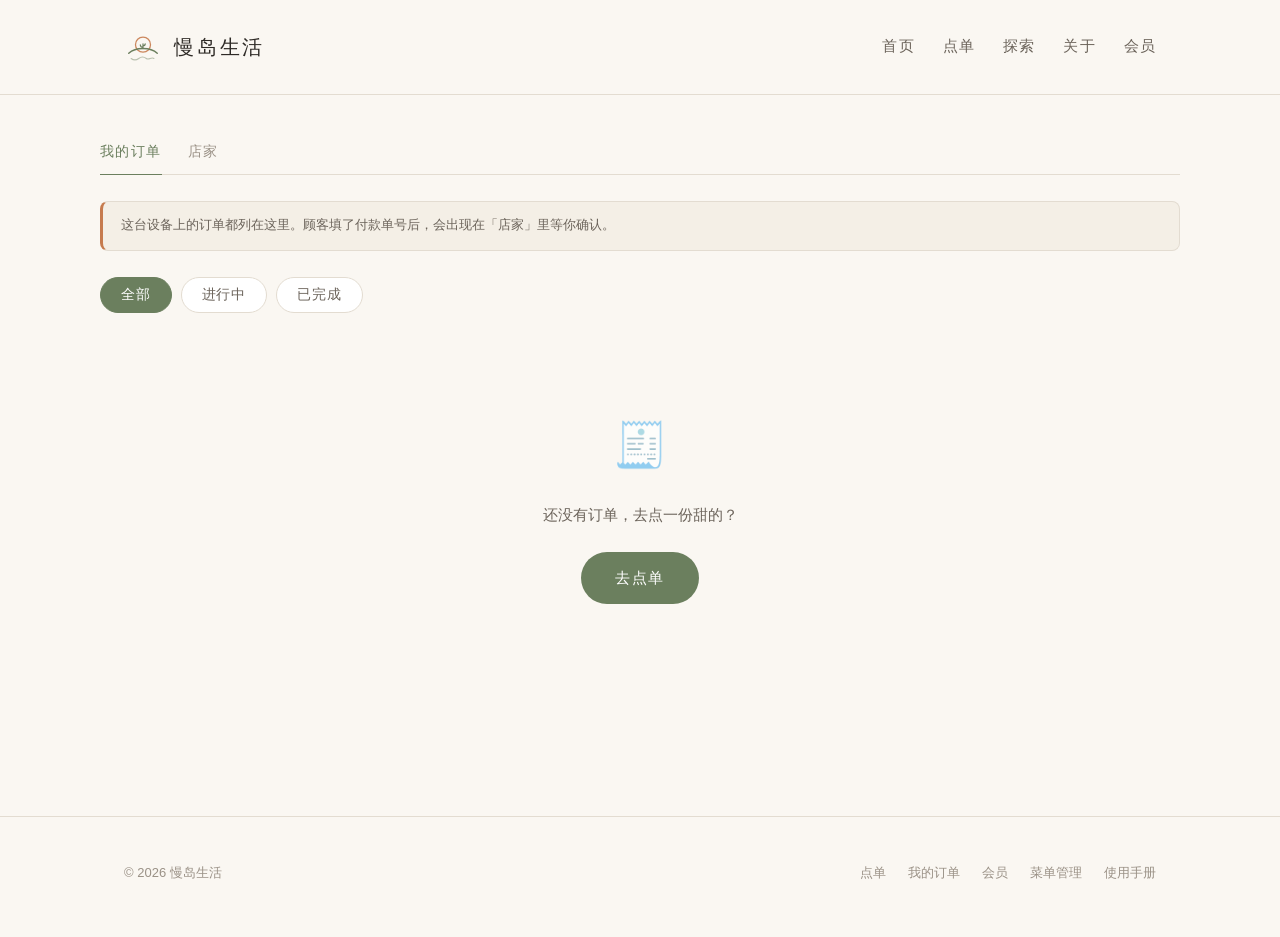
<file: orders.html>
<!doctype html>
<html lang="zh-CN">
<head>
<meta charset="UTF-8">
<meta name="viewport" content="width=device-width, initial-scale=1">
<title>我的订单 · 慢岛生活</title>
<meta name="theme-color" content="#faf7f2">
<link rel="icon" href="data:image/svg+xml,%3Csvg xmlns='http://www.w3.org/2000/svg' viewBox='0 0 48 48'%3E%3Crect width='48' height='48' rx='11' fill='%23faf7f2'/%3E%3Ccircle cx='24' cy='21' r='9.5' fill='none' stroke='%23c67b4e' stroke-width='2'/%3E%3Cpath d='M6 32c4.5-4.2 9-6 18-6s13.5 1.8 18 6' fill='none' stroke='%236b7f5e' stroke-width='2.2' stroke-linecap='round'/%3E%3C/svg%3E">
<link rel="stylesheet" href="styles/global.css">
<link rel="stylesheet" href="styles/shop.css">
</head>
<body>

<header class="site-header">
  <div class="wrap">
    <a class="brand" href="index.html" aria-label="慢岛生活 首页">
      <svg class="brand-mark" viewBox="0 0 48 48" fill="none" role="img" aria-label="慢岛生活">
        <circle cx="24" cy="21" r="9.5" stroke="var(--clay)" stroke-width="1.6" opacity="0.9"/>
        <path d="M6 32c4.5-4.2 9-6 18-6s13.5 1.8 18 6" stroke="var(--moss)" stroke-width="1.8" stroke-linecap="round"/>
        <path d="M9 38.5c3.2 2.4 6.4 2.4 9.6 0s6.4-2.4 9.6 0 6.4-2.4 9.6 0" stroke="var(--moss)" stroke-width="1.4" stroke-linecap="round" opacity="0.45"/>
        <path d="M24 26v-6M24 24.5c-2.1 0-3.4-1.3-3.4-3.2M24 22.6c1.7 0 2.8-1 2.8-2.6" stroke="var(--moss)" stroke-width="1.5" stroke-linecap="round"/>
      </svg>
      <span class="brand-name">慢岛生活</span>
    </a>

    <nav class="site-nav" aria-label="主导航">
      <a href="index.html">首页</a>
      <a href="order.html">点单</a>
      <a href="explore.html">探索</a>
      <a href="about.html">关于</a>
      <a href="member.html">会员</a>
    </nav>
  </div>
</header>

<main>
  <div class="wrap sd-page" id="app"></div>
</main>

<div class="sd-toast" id="toast" role="status" aria-live="polite"></div>

<footer class="site-footer">
  <div class="wrap">
    <span>&copy; <span id="year">2026</span> 慢岛生活</span>
    <nav class="footer-links" aria-label="页脚导航">
      <a href="order.html">点单</a>
      <a href="orders.html">我的订单</a>
      <a href="member.html">会员</a>
      <a href="menu-admin.html">菜单管理</a>
      <a href="manual.html">使用手册</a>
    </nav>
  </div>
</footer>

<script src="assets/shop-config.js"></script>
<script src="assets/shop-core.js"></script>
<script src="assets/shop-pay.js"></script>
<script>
(function () {
  'use strict';

  var Shop = window.MandaoShop;
  var CFG = Shop.config || {};
  var elApp = document.getElementById('app');
  var elToast = document.getElementById('toast');
  var toastTimer = null;

  var view = {
    id: new URLSearchParams(window.location.search).get('id') || '',
    tab: 'mine',
    filter: 'all',
    sending: false
  };

  /* ---------- 基础 ---------- */

  function toast(msg) {
    elToast.textContent = msg;
    elToast.classList.add('is-on');
    clearTimeout(toastTimer);
    toastTimer = setTimeout(function () {
      elToast.classList.remove('is-on');
    }, 2400);
  }

  function esc(s) {
    return String(s == null ? '' : s)
      .replace(/&/g, '&amp;').replace(/</g, '&lt;')
      .replace(/>/g, '&gt;').replace(/"/g, '&quot;');
  }

  function payCfg() {
    return CFG.pay || {};
  }

  function memberCfg() {
    return Shop.memberCfg();
  }

  /* ---------- 收款码区块 ---------- */
  function payBlockHtml(amountText) {
    return window.MandaoPay.blockHtml(amountText);
  }

  function proofFormHtml(placeholder, btnText) {
    return '<div class="sd-field">' +
        '<label class="sd-label" for="proof">付款单号</label>' +
        '<input class="sd-input" id="proof" type="text" autocomplete="off" ' +
          'maxlength="' + ((CFG.pay && CFG.pay.proofMax) || 40) + '" ' +
          'placeholder="' + esc(placeholder) + '">' +
        '<p class="sd-hint">在微信或支付宝的账单详情里能找到「交易单号」，最长 40 位。' +
          '我们核对到账后会立刻开始准备。</p>' +
      '</div>' +
      '<button class="submit-btn" type="button" id="proofBtn" style="display:block;width:100%;margin-top:6px">' +
        esc(btnText) + '</button>';
  }

  /* ============================================================
     订单详情
     ============================================================ */

  function renderDetail(order) {
    if (!order) {
      elApp.innerHTML = '<div class="sd-empty"><span class="sd-empty-emoji">🧾</span>' +
        '<p>没找到这个订单，可能已经被清掉了</p>' +
        '<a class="btn" href="orders.html">看我的订单</a></div>';
      return;
    }

    var heroExtra = '';
    if (order.status === 'unpaid') {
      heroExtra = '';
    } else if (order.status === 'cancelled') {
      heroExtra = '<div class="pick-wrap">' +
        '<div class="pick-label">订单已取消</div>' +
        (order.payStatus === 'refund_pending'
          ? '<div class="pick-sub">这单已经付过款，退款请到吧台找店家处理</div>'
          : '') +
      '</div>';
    } else {
      heroExtra = '<div class="pick-wrap">' +
        '<div class="pick-label">取餐码</div>' +
        '<div class="pick-no">' + esc(order.pickNo) + '</div>' +
        '<div class="pick-sub">' + esc(order.modeText) + ' · 凭此码到吧台取餐</div>' +
      '</div>';
    }

    var html = '';

    html += '<section class="order-hero">' +
      '<h1 class="order-status">' + esc(order.statusText) + '</h1>' +
      '<p class="order-hint">' + esc(order.statusHint) + '</p>' +
      heroExtra +
    '</section>';

    // 待支付：收款 + 填单号
    if (order.status === 'unpaid') {
      html += '<section class="sd-card">' +
        '<h2 class="sd-card-title">付款</h2>' +
        payBlockHtml(order.totalText) +
        proofFormHtml('粘贴或输入付款单号', '我已经付好了') +
      '</section>';
    }

    // 待确认：已填单号
    if (order.status === 'claimed') {
      html += '<section class="sd-card">' +
        '<h2 class="sd-card-title">等待店家确认</h2>' +
        '<p class="sd-hint" style="font-size:12.5px">付款单号 <span class="proof-badge">' +
          esc(order.payProof) + '</span> 已提交。店家核对到账后会开始准备，这一页可以随时刷新看进度。</p>' +
      '</section>';
    }

    // 进度
    if (order.status !== 'cancelled' && order.status !== 'unpaid' && order.status !== 'claimed') {
      html += '<section class="sd-card">' +
        '<h2 class="sd-card-title">制作进度</h2>' +
        '<div class="progress-row">' +
        order.progress.map(function (p) {
          return '<div class="progress-item' + (p.done ? ' is-done' : '') + '">' +
            '<span class="progress-dot"></span>' +
            '<span class="progress-text">' + esc(p.text) + '</span>' +
            '<div class="progress-at">' + esc(p.at) + '</div>' +
          '</div>';
        }).join('') +
        '</div>' +
      '</section>';
    }

    // 明细
    html += '<section class="sd-card">' +
      '<h2 class="sd-card-title">商品明细</h2>' +
      order.items.map(function (it) {
        return '<div class="bill-item">' +
          '<div class="bill-thumb" aria-hidden="true">' + it.emoji + '</div>' +
          '<div class="bill-main">' +
            '<div class="bill-name">' + esc(it.name) + '</div>' +
            '<div class="bill-price">×' + it.qty + ' · ¥' + it.priceText + ' / 份</div>' +
          '</div>' +
          '<div class="bill-amount">¥' + it.amountText + '</div>' +
        '</div>';
      }).join('') +
      '<div class="bill-total"><span>合计</span><strong>¥' + order.totalText + '</strong></div>' +
    '</section>';

    // 信息
    var payText = { unpaid: '待付款', paid: '已收款', refund_pending: '退款待处理', refunded: '已退款' }[order.payStatus] || '待付款';
    if (order.status === 'claimed') payText = '待店家确认';
    html += '<section class="sd-card">' +
      '<h2 class="sd-card-title">订单信息</h2>' +
      '<div class="kv-row"><span class="k">订单编号</span><span class="v">' + esc(order.orderNo) +
        '<button class="copy-btn" type="button" id="copyNo">复制</button></span></div>' +
      '<div class="kv-row"><span class="k">下单时间</span><span class="v">' + esc(order.timeText) + '</span></div>' +
      '<div class="kv-row"><span class="k">取餐方式</span><span class="v">' + esc(order.modeText) + '</span></div>' +
      (order.remark ? '<div class="kv-row"><span class="k">备注</span><span class="v">' + esc(order.remark) + '</span></div>' : '') +
      '<div class="kv-row"><span class="k">收款状态</span><span class="v">' + esc(payText) + '</span></div>' +
    '</section>';

    // 底部动作
    var actions = '<a class="mini-btn" href="orders.html">全部订单</a>';
    if (order.canCancel) {
      actions += '<button class="mini-btn" type="button" id="cancelBtn">取消订单</button>';
    }
    if (order.isFinished) {
      actions += '<a class="mini-btn is-main" href="order.html">再来一单</a>';
    } else if (order.status !== 'unpaid') {
      actions += '<a class="mini-btn is-main" href="order.html">继续点单</a>';
    }

    html += '<div class="order-card-actions" style="margin-top:20px;justify-content:center">' + actions + '</div>';

    elApp.innerHTML = html;
    window.MandaoPay.bind(elApp);
    bindDetail(order);
  }

  function bindDetail(order) {
    var copyBtn = document.getElementById('copyNo');
    if (copyBtn) {
      copyBtn.addEventListener('click', function () {
        copyText(order.orderNo);
      });
    }

    var cancelBtn = document.getElementById('cancelBtn');
    if (cancelBtn) {
      cancelBtn.addEventListener('click', function () {
        var res = Shop.setStatus(order._id, 'cancelled', 'owner');
        if (!res.ok) { toast(res.msg); return; }
        toast('订单已取消');
        render();
      });
    }

    var proofBtn = document.getElementById('proofBtn');
    if (proofBtn) {
      proofBtn.addEventListener('click', function () {
        if (view.sending) return;
        var input = document.getElementById('proof');
        var val = input ? input.value : '';
        view.sending = true;
        proofBtn.disabled = true;
        proofBtn.textContent = '提交中…';

        var res = Shop.claimPaid(order._id, val);
        view.sending = false;

        if (!res.ok) {
          proofBtn.disabled = false;
          proofBtn.textContent = '我已经付好了';
          toast(res.msg);
          return;
        }
        toast('已提交，等店家确认');
        render();
      });
    }
  }

  function copyText(text) {
    if (navigator.clipboard && navigator.clipboard.writeText) {
      navigator.clipboard.writeText(text).then(function () {
        toast('已复制');
      }).catch(function () {
        toast('复制失败，请手动选择');
      });
      return;
    }
    toast('订单号：' + text);
  }

  /* ============================================================
     订单列表
     ============================================================ */

  function renderList() {
    var badge = pendingBadge();

    var html = '<div class="sd-tabs">' +
      '<button class="sd-tab' + (view.tab === 'mine' ? ' is-on' : '') + '" type="button" data-tab="mine">我的订单</button>' +
      '<button class="sd-tab' + (view.tab === 'admin' ? ' is-on' : '') + '" type="button" data-tab="admin">店家' +
        (badge > 0 ? '<span class="sd-tab-badge">' + badge + '</span>' : '') +
      '</button>' +
    '</div>';

    // 单人模式说明
    if (Shop.backend !== 'cloudbase') {
      html += '<p class="sd-mode-tip"><span>这台设备上的订单都列在这里。' +
        '顾客填了付款单号后，会出现在「店家」里等你确认。</span></p>';
    }

    if (view.tab === 'mine') {
      html += '<div class="menu-cats" style="position:static;border-bottom:0;padding-top:0">' +
        [['all', '全部'], ['active', '进行中'], ['done', '已完成']].map(function (f) {
          return '<button class="cat-chip' + (view.filter === f[0] ? ' is-on' : '') +
            '" type="button" data-filter="' + f[0] + '">' + f[1] + '</button>';
        }).join('') +
      '</div>';

      var orders = Shop.listOrders(view.filter);
      if (!orders.length) {
        html += '<div class="sd-empty"><span class="sd-empty-emoji">🧾</span>' +
          '<p>' + (view.filter === 'all' ? '还没有订单，去点一份甜的？' : '这里空空的') + '</p>' +
          '<a class="btn" href="order.html">去点单</a></div>';
      } else {
        html += orders.map(orderCardHtml).join('');
      }
    } else {
      html += adminHtml();
    }

    elApp.innerHTML = html;
    bindList();
  }

  function pendingBadge() {
    var m = Shop.getMember();
    var n = 0;
    Shop.listOrders('active').forEach(function (o) {
      if (o.waitingConfirm) n += 1;
    });
    if (m.status === 'pending') n += 1;
    return n;
  }

  function orderCardHtml(o) {
    var actions = '';
    if (o.status === 'unpaid') {
      actions += '<button class="mini-btn is-clay" type="button" data-open="' + o._id + '">去付款</button>';
    }
    actions += '<button class="mini-btn' + (o.status === 'unpaid' ? '' : ' is-main') +
      '" type="button" data-open="' + o._id + '">' +
      (o.status === 'unpaid' ? '订单详情' : (o.status === 'ready' ? '看取餐码' : '详情')) + '</button>';

    return '<article class="order-card">' +
      '<div class="order-card-top">' +
        '<span class="order-card-no">' + esc(o.orderNo) + '</span>' +
        '<span class="order-state st-' + o.status + '">' + esc(o.statusText) + '</span>' +
        (o.status === 'ready' ? '<span class="order-state st-pick">取餐码 ' + esc(o.pickNo) + '</span>' : '') +
      '</div>' +
      '<div class="order-card-items">' + esc(o.itemsSummary) + '</div>' +
      '<div class="order-card-foot">' +
        '<span class="order-card-total">¥' + o.totalText + '</span>' +
        '<span class="order-card-time">' + esc(o.fromNowText) + ' · ' + esc(o.modeText) + '</span>' +
        '<span class="order-card-actions">' + actions + '</span>' +
      '</div>' +
    '</article>';
  }

  /* ============================================================
     店家确认台
     ============================================================ */

  function adminHtml() {
    if (!Shop.isAdminUnlocked()) {
      return '<div class="admin-gate">' +
        '<h3>店家确认台</h3>' +
        '<p>顾客付款后填了单号，订单会到这里等你核对。<br>输入口令进入。</p>' +
        '<div class="sd-field">' +
          '<input class="sd-input" id="pin" type="password" inputmode="numeric" ' +
            'autocomplete="off" placeholder="店家口令" style="text-align:center;letter-spacing:0.3em">' +
        '</div>' +
        '<button class="submit-btn" type="button" id="unlockBtn" style="width:100%;margin-top:14px">进入</button>' +
      '</div>';
    }

    var stats = Shop.todayStats();
    var html = '';

    html += '<div class="admin-stats">' +
      '<div class="stat-box"><div class="stat-label">今日营收</div><div class="stat-num"><span class="cny">¥</span>' + stats.amountText + '</div></div>' +
      '<div class="stat-box"><div class="stat-label">今日订单</div><div class="stat-num">' + stats.count + '</div></div>' +
      '<div class="stat-box"><div class="stat-label">待确认收款</div><div class="stat-num">' + stats.waitingConfirm + '</div></div>' +
      '<div class="stat-box"><div class="stat-label">待接单</div><div class="stat-num">' + stats.waitingAccept + '</div></div>' +
    '</div>';

    html += '<p style="margin:0 0 22px;text-align:right">' +
      '<a class="mini-btn" href="menu-admin.html">菜单管理 →</a></p>';

    // 待确认收款
    var claimed = Shop.listOrders('active').filter(function (o) { return o.status === 'claimed'; });
    html += '<h2 class="sd-card-title" style="border:0;margin-bottom:8px">待确认收款' +
      (claimed.length ? '（' + claimed.length + '）' : '') + '</h2>';
    if (!claimed.length) {
      html += '<p class="sd-hint" style="margin-bottom:24px">没有待确认的订单。</p>';
    } else {
      html += claimed.map(function (o) {
        return '<article class="order-card">' +
          '<div class="order-card-top">' +
            '<span class="order-card-no">' + esc(o.orderNo) + '</span>' +
            '<span class="order-state st-claimed">' + esc(o.statusText) + '</span>' +
            '<span class="order-card-time">' + esc(o.fromNowText) + '</span>' +
          '</div>' +
          '<div class="order-card-items">' + esc(o.itemsSummary) +
            ' · <strong>¥' + o.totalText + '</strong></div>' +
          '<div class="kv-row"><span class="k">付款单号</span>' +
            '<span class="v"><span class="proof-badge">' + esc(o.payProof) + '</span></span></div>' +
          '<div class="order-card-foot">' +
            '<span class="order-card-actions">' +
              '<button class="mini-btn" type="button" data-admin="reject" data-id="' + o._id + '">没收到，取消</button>' +
              '<button class="mini-btn is-main" type="button" data-admin="confirm" data-id="' + o._id + '">确认收款，开始做</button>' +
            '</span>' +
          '</div>' +
        '</article>';
      }).join('');
    }

    // 制作流水线
    var flow = [
      { status: 'pending', label: '待接单', next: 'accepted', btn: '接单' },
      { status: 'accepted', label: '制作中', next: 'ready', btn: '做好了' },
      { status: 'ready', label: '待取餐', next: 'done', btn: '已取餐' }
    ];

    flow.forEach(function (step) {
      var list = Shop.listOrders('active').filter(function (o) { return o.status === step.status; });
      if (!list.length) return;
      html += '<h2 class="sd-card-title" style="border:0;margin:28px 0 8px">' + step.label +
        '（' + list.length + '）</h2>';
      html += list.map(function (o) {
        return '<article class="order-card">' +
          '<div class="order-card-top">' +
            '<span class="order-card-no">' + esc(o.orderNo) + '</span>' +
            '<span class="order-state st-pick">取餐码 ' + esc(o.pickNo) + '</span>' +
            '<span class="order-card-time">' + esc(o.fromNowText) + '</span>' +
          '</div>' +
          '<div class="order-card-items">' + esc(o.itemsSummary) + '</div>' +
          (o.remark ? '<div class="kv-row"><span class="k">备注</span><span class="v">' + esc(o.remark) + '</span></div>' : '') +
          '<div class="kv-row"><span class="k">取餐方式</span><span class="v">' + esc(o.modeText) + '</span></div>' +
          '<div class="order-card-foot">' +
            '<span class="order-card-total">¥' + o.totalText + '</span>' +
            '<span class="order-card-actions">' +
              '<button class="mini-btn is-main" type="button" data-admin="' + step.next +
                '" data-id="' + o._id + '">' + step.btn + '</button>' +
            '</span>' +
          '</div>' +
        '</article>';
      }).join('');
    });

    // 会员申请
    var m = Shop.getMember();
    if (m.status === 'pending') {
      html += '<h2 class="sd-card-title" style="border:0;margin:28px 0 8px">会员开通申请</h2>' +
        '<article class="order-card">' +
          '<div class="order-card-top">' +
            '<span class="order-card-no">' + esc(m.phone) + '</span>' +
            '<span class="order-state st-claimed">待确认</span>' +
          '</div>' +
          '<div class="order-card-items">年费 ¥' + memberCfg().price + ' · ' + memberCfg().days + ' 天</div>' +
          '<div class="kv-row"><span class="k">付款单号</span>' +
            '<span class="v"><span class="proof-badge">' + esc(m.proof) + '</span></span></div>' +
          '<div class="order-card-foot">' +
            '<span class="order-card-actions">' +
              '<button class="mini-btn" type="button" data-admin="memberReject">驳回</button>' +
              '<button class="mini-btn is-main" type="button" data-admin="memberOk">已到账，开通会员</button>' +
            '</span>' +
          '</div>' +
        '</article>';
    }

    html += '<p class="sd-hint" style="margin-top:30px;text-align:center">' +
      '<button class="admin-logout" type="button" id="lockBtn">退出店家模式</button></p>';

    return html;
  }

  /* ============================================================
     绑定与路由
     ============================================================ */

  function bindList() {
    elApp.querySelectorAll('[data-tab]').forEach(function (btn) {
      btn.addEventListener('click', function () {
        view.tab = btn.getAttribute('data-tab');
        renderList();
      });
    });

    elApp.querySelectorAll('[data-filter]').forEach(function (btn) {
      btn.addEventListener('click', function () {
        view.filter = btn.getAttribute('data-filter');
        renderList();
      });
    });

    elApp.querySelectorAll('[data-open]').forEach(function (btn) {
      btn.addEventListener('click', function () {
        view.id = btn.getAttribute('data-open');
        history.replaceState(null, '', 'orders.html?id=' + encodeURIComponent(view.id));
        render();
      });
    });

    var unlockBtn = document.getElementById('unlockBtn');
    if (unlockBtn) {
      var pin = document.getElementById('pin');
      function tryUnlock() {
        var res = Shop.unlockAdmin(pin ? pin.value : '');
        if (!res.ok) {
          toast(res.msg);
          if (pin) { pin.value = ''; pin.focus(); }
          return;
        }
        renderList();
      }
      unlockBtn.addEventListener('click', tryUnlock);
      if (pin) {
        pin.addEventListener('keydown', function (e) {
          if (e.key === 'Enter') tryUnlock();
        });
        pin.focus();
      }
    }

    elApp.querySelectorAll('[data-admin]').forEach(function (btn) {
      btn.addEventListener('click', function () {
        var act = btn.getAttribute('data-admin');
        var id = btn.getAttribute('data-id');
        var res;

        if (act === 'confirm') {
          res = Shop.confirmPayment(id);
        } else if (act === 'reject') {
          res = Shop.setStatus(id, 'cancelled', 'admin');
        } else if (act === 'accepted' || act === 'ready' || act === 'done') {
          res = Shop.setStatus(id, act, 'admin');
        } else if (act === 'memberOk') {
          res = Shop.activateMember();
        } else if (act === 'memberReject') {
          res = Shop.rejectMember();
        }

        if (res && !res.ok) { toast(res.msg); return; }
        toast('已更新');
        renderList();
      });
    });

    var lockBtn = document.getElementById('lockBtn');
    if (lockBtn) {
      lockBtn.addEventListener('click', function () {
        Shop.lockAdmin();
        toast('已退出店家模式');
        renderList();
      });
    }
  }

  function render() {
    if (view.id) {
      renderDetail(Shop.getOrder(view.id));
    } else {
      renderList();
    }
  }

  /* ---------- 启动 ---------- */
  document.getElementById('year').textContent = new Date().getFullYear();
  render();
})();
</script>
</body>
</html>
</file>
<file: styles/global.css>
/* ============================================================
   慢岛生活 · 全局样式
   风格：日式杂志 / 文艺风
   核心：留白、弱对比、温暖、手作感、不吵闹
   ============================================================ */

:root {
  /* 配色：米白底 + 苔绿 + 陶土橙 */
  --bg: #faf7f2;           /* 主背景，温暖米白 */
  --bg-warm: #f4efe6;      /* 次级背景，略深 */
  --ink: #2e2a26;          /* 正文，不用纯黑 */
  --ink-soft: #6b635a;     /* 次要文字 */
  --ink-faint: #9a9186;    /* 弱化文字 */
  --moss: #6b7f5e;         /* 苔绿，主强调色 */
  --moss-deep: #55684a;    /* 苔绿深色，hover */
  --clay: #c67b4e;         /* 陶土橙，点缀色 */
  --clay-soft: #e8d5c4;    /* 陶土淡色 */
  --line: #e3dcd1;         /* 细分割线 */
  --card: #ffffff;

  --radius: 14px;
  --radius-sm: 8px;

  /* 字体：标题用宋体，正文用黑体 */
  --font-serif: "Songti SC", "STSong", "Noto Serif SC", "Source Han Serif SC",
                "Source Han Serif CN", "SimSun", Georgia, serif;
  --font-sans: -apple-system, BlinkMacSystemFont, "PingFang SC",
               "Hiragino Sans GB", "Microsoft YaHei", "Noto Sans SC",
               "Source Han Sans CN", "Helvetica Neue", Arial, sans-serif;

  --maxw: 1080px;
}

* { box-sizing: border-box; }

html {
  background: var(--bg);
  -webkit-font-smoothing: antialiased;
  -moz-osx-font-smoothing: grayscale;
}

body {
  margin: 0;
  min-height: 100vh;
  font-family: var(--font-sans);
  font-size: 16px;
  line-height: 1.8;
  color: var(--ink);
  background: var(--bg);
  display: flex;
  flex-direction: column;
}

/* ---------- 排版 ---------- */

h1, h2, h3, h4 {
  font-family: var(--font-serif);
  font-weight: 500;
  line-height: 1.4;
  letter-spacing: 0.02em;
  margin: 0 0 0.6em;
  color: var(--ink);
}

h1 { font-size: clamp(28px, 4.5vw, 44px); letter-spacing: 0.06em; }
h2 { font-size: clamp(22px, 3vw, 30px); }
h3 { font-size: 19px; }

p { margin: 0 0 1.2em; }

a {
  color: var(--moss);
  text-decoration: none;
  transition: color 0.2s ease;
}
a:hover { color: var(--moss-deep); }

/* 焦点可见性（无障碍） */
a:focus-visible,
button:focus-visible {
  outline: 2px solid var(--moss);
  outline-offset: 3px;
  border-radius: 4px;
}

/* ---------- 布局容器 ---------- */

.wrap {
  width: 100%;
  max-width: var(--maxw);
  margin: 0 auto;
  padding: 0 24px;
}

main { flex: 1; }

/* ---------- 页头 ---------- */

.site-header {
  padding: 28px 0;
  border-bottom: 1px solid var(--line);
  background: var(--bg);
}

.site-header .wrap {
  display: flex;
  align-items: center;
  justify-content: space-between;
  gap: 24px;
  flex-wrap: wrap;
}

.brand {
  display: flex;
  align-items: center;
  gap: 12px;
  text-decoration: none;
  color: var(--ink);
}

.brand-mark {
  width: 38px;
  height: 38px;
  flex: 0 0 38px;
}

.brand-name {
  font-family: var(--font-serif);
  font-size: 20px;
  letter-spacing: 0.14em;
  font-weight: 500;
}

.site-nav {
  display: flex;
  gap: 28px;
  font-size: 14.5px;
  letter-spacing: 0.08em;
}

.site-nav a {
  color: var(--ink-soft);
  position: relative;
  padding-bottom: 2px;
}

.site-nav a::after {
  content: "";
  position: absolute;
  left: 0;
  bottom: 0;
  width: 0;
  height: 1px;
  background: var(--moss);
  transition: width 0.25s ease;
}

.site-nav a:hover { color: var(--moss); }
.site-nav a:hover::after { width: 100%; }

.site-nav a[aria-current="page"] {
  color: var(--moss);
}
.site-nav a[aria-current="page"]::after { width: 100%; }

/* ---------- 首页主视觉 ---------- */

.hero {
  padding: clamp(56px, 10vw, 108px) 0 clamp(40px, 7vw, 72px);
  text-align: center;
  position: relative;
}

.hero-eyebrow {
  font-family: var(--font-sans);
  font-size: 12.5px;
  letter-spacing: 0.42em;
  text-transform: uppercase;
  color: var(--ink-faint);
  margin: 0 0 28px;
  padding-left: 0.42em;
}

.hero h1 {
  margin-bottom: 24px;
}

.hero-lede {
  max-width: 30em;
  margin: 0 auto;
  font-size: 16.5px;
  color: var(--ink-soft);
  line-height: 2;
}

.hero-rule {
  width: 1px;
  height: 56px;
  background: var(--line);
  margin: 44px auto 0;
}

.hero-cta {
  margin: 34px 0 0;
}

/* ---------- 区块标题 ---------- */

.section {
  padding: clamp(40px, 7vw, 72px) 0;
}

.section-head {
  display: flex;
  align-items: baseline;
  gap: 16px;
  margin-bottom: 36px;
  padding-bottom: 18px;
  border-bottom: 1px solid var(--line);
}

.section-head h2 {
  margin: 0;
  font-size: clamp(20px, 2.6vw, 26px);
}

.section-head .section-note {
  font-size: 13px;
  color: var(--ink-faint);
  letter-spacing: 0.05em;
  margin-left: auto;
}

/* ---------- 分组标签 ---------- */

.group-label {
  display: flex;
  align-items: center;
  gap: 14px;
  font-size: 13px;
  letter-spacing: 0.24em;
  color: var(--ink-faint);
  margin: 44px 0 22px;
  text-transform: uppercase;
}

.group-label::after {
  content: "";
  flex: 1;
  height: 1px;
  background: var(--line);
}

.group-label:first-of-type { margin-top: 0; }

/* ---------- 新闻卡片网格 ---------- */

.news-grid {
  display: grid;
  /* 两列：每组 4 个入口正好排成 2×2，不会留下孤零零的一张 */
  grid-template-columns: repeat(auto-fill, minmax(360px, 1fr));
  gap: 16px;
}

.news-card {
  display: flex;
  align-items: flex-start;
  gap: 16px;
  padding: 22px;
  background: var(--card);
  border: 1px solid var(--line);
  border-radius: var(--radius);
  text-decoration: none;
  color: inherit;
  transition: transform 0.22s ease, border-color 0.22s ease,
              box-shadow 0.22s ease;
}

.news-card:hover {
  transform: translateY(-3px);
  border-color: var(--clay-soft);
  box-shadow: 0 10px 28px rgba(120, 100, 80, 0.09);
}

.news-card:hover .news-name { color: var(--moss); }

.news-card:hover .news-arrow {
  transform: translateX(3px);
  color: var(--clay);
}

.news-icon {
  flex: 0 0 44px;
  width: 44px;
  height: 44px;
  border-radius: 12px;
  background: var(--bg-warm);
  display: grid;
  place-items: center;
  overflow: hidden;
}

.news-icon svg,
.news-icon img {
  width: 26px;
  height: 26px;
  display: block;
}

.news-body { min-width: 0; flex: 1; }

.news-name {
  display: block;
  font-size: 16px;
  font-weight: 600;
  color: var(--ink);
  margin-bottom: 4px;
  transition: color 0.2s ease;
  line-height: 1.5;
}

.news-desc {
  display: block;
  font-size: 12.5px;
  color: var(--ink-faint);
  line-height: 1.6;
}

.news-arrow {
  margin-left: auto;
  align-self: center;
  color: var(--ink-faint);
  font-size: 15px;
  transition: transform 0.2s ease, color 0.2s ease;
  flex: 0 0 auto;
}

/* ---------- 会员邀请条 ---------- */

.invite {
  margin: clamp(48px, 8vw, 88px) 0;
  padding: clamp(32px, 5vw, 52px);
  background: var(--bg-warm);
  border-radius: var(--radius);
  text-align: center;
  border: 1px solid var(--line);
}

.invite h2 {
  font-size: clamp(20px, 2.6vw, 26px);
  margin-bottom: 14px;
}

.invite p {
  color: var(--ink-soft);
  max-width: 32em;
  margin: 0 auto 28px;
  font-size: 15px;
  line-height: 1.9;
}

.btn {
  display: inline-block;
  padding: 13px 34px;
  background: var(--moss);
  color: #fff;
  border-radius: 999px;
  font-size: 14.5px;
  letter-spacing: 0.12em;
  transition: background 0.2s ease, transform 0.2s ease;
}

.btn:hover {
  background: var(--moss-deep);
  color: #fff;
  transform: translateY(-1px);
}

.btn-ghost {
  background: transparent;
  color: var(--ink-soft);
  border: 1px solid var(--line);
}

.btn-ghost:hover {
  background: var(--card);
  color: var(--ink);
  border-color: var(--clay-soft);
}

/* ---------- 页脚 ---------- */

.site-footer {
  border-top: 1px solid var(--line);
  padding: 44px 0 52px;
  margin-top: auto;
  font-size: 13px;
  color: var(--ink-faint);
}

.site-footer .wrap {
  display: flex;
  justify-content: space-between;
  align-items: center;
  gap: 20px;
  flex-wrap: wrap;
}

.footer-links {
  display: flex;
  gap: 22px;
}

.footer-links a { color: var(--ink-faint); }
.footer-links a:hover { color: var(--moss); }

/* ---------- 内容页 ---------- */

.prose {
  max-width: 40em;
  margin: 0 auto;
}

.prose h2 { margin-top: 2em; }
.prose ul { padding-left: 1.3em; }
.prose li { margin-bottom: 0.6em; color: var(--ink-soft); }

/* ---------- 会员页占位 ---------- */

.gate {
  max-width: 34em;
  margin: clamp(48px, 9vw, 96px) auto;
  text-align: center;
  padding: clamp(36px, 6vw, 64px) clamp(24px, 5vw, 48px);
  background: var(--card);
  border: 1px solid var(--line);
  border-radius: var(--radius);
}

.gate-icon {
  width: 52px;
  height: 52px;
  margin: 0 auto 26px;
  color: var(--clay);
}

.gate h1 {
  font-size: clamp(22px, 3vw, 28px);
  margin-bottom: 16px;
}

.gate p {
  color: var(--ink-soft);
  font-size: 15px;
  margin-bottom: 28px;
}

.gate-note {
  margin-top: 28px;
  padding-top: 24px;
  border-top: 1px solid var(--line);
  font-size: 13px;
  color: var(--ink-faint);
  line-height: 1.8;
}

/* ---------- 响应式 ---------- */

@media (max-width: 720px) {
  .site-header { padding: 20px 0; }
  .site-header .wrap { gap: 16px; }
  .site-nav { gap: 20px; font-size: 14px; }
  .wrap { padding: 0 20px; }
  .news-grid { grid-template-columns: repeat(auto-fill, minmax(200px, 1fr)); gap: 12px; }
  .news-card { padding: 16px; gap: 13px; }
  .news-icon { flex-basis: 38px; width: 38px; height: 38px; border-radius: 10px; }
  .news-icon svg, .news-icon img { width: 22px; height: 22px; }
  .section-head { flex-wrap: wrap; gap: 8px; }
  .section-head .section-note { margin-left: 0; width: 100%; }
  .site-footer .wrap { flex-direction: column; align-items: flex-start; gap: 14px; }
}

@media (max-width: 420px) {
  .news-grid { grid-template-columns: 1fr; }
  .brand-name { font-size: 18px; }
}

/* 尊重用户的减少动效偏好 */
@media (prefers-reduced-motion: reduce) {
  *, *::before, *::after {
    animation-duration: 0.01ms !important;
    transition-duration: 0.01ms !important;
  }
}
</file>
<file: styles/shop.css>
/* ============================================================
   慢岛 · 点单 / 会员
   沿用 global.css 的设计变量，不引入新配色
   ============================================================ */

/* ---------- 通用小组件 ---------- */

.sd-page {
  padding: clamp(28px, 5vw, 48px) 0 clamp(100px, 14vw, 140px);
}

.sd-loading {
  padding: 80px 0;
  text-align: center;
  color: var(--ink-faint);
  font-size: 14px;
  letter-spacing: 0.1em;
}

.sd-empty {
  padding: 72px 24px;
  text-align: center;
  color: var(--ink-faint);
}

.sd-empty-emoji {
  display: block;
  font-size: 44px;
  margin-bottom: 18px;
  opacity: 0.75;
}

.sd-empty p {
  font-size: 14.5px;
  margin: 0 0 24px;
  color: var(--ink-soft);
}

.sd-toast {
  position: fixed;
  left: 50%;
  bottom: 96px;
  transform: translate(-50%, 12px);
  max-width: min(84vw, 420px);
  padding: 12px 22px;
  background: rgba(46, 42, 38, 0.94);
  color: #fff;
  font-size: 14px;
  line-height: 1.6;
  border-radius: 999px;
  opacity: 0;
  pointer-events: none;
  transition: opacity 0.22s ease, transform 0.22s ease;
  z-index: 90;
  text-align: center;
}

.sd-toast.is-on {
  opacity: 1;
  transform: translate(-50%, 0);
}

/* ---------- 演示模式提示 ---------- */

.sd-mode-tip {
  display: flex;
  align-items: flex-start;
  gap: 10px;
  margin-bottom: 26px;
  padding: 13px 18px;
  border: 1px solid var(--line);
  border-left: 3px solid var(--clay);
  border-radius: var(--radius-sm);
  background: var(--bg-warm);
  font-size: 12.5px;
  line-height: 1.75;
  color: var(--ink-soft);
}

.sd-mode-tip strong {
  color: var(--ink);
  font-weight: 600;
}

/* ---------- 店铺头 ---------- */

.shop-hero {
  padding: clamp(30px, 5vw, 44px) clamp(24px, 4vw, 40px);
  background: var(--card);
  border: 1px solid var(--line);
  border-radius: var(--radius);
  margin-bottom: 22px;
}

.shop-hero-top {
  display: flex;
  align-items: center;
  gap: 12px;
  flex-wrap: wrap;
}

.shop-hero h1 {
  font-size: clamp(24px, 3.4vw, 32px);
  margin: 0;
  letter-spacing: 0.1em;
}

.shop-badge {
  font-size: 11.5px;
  letter-spacing: 0.12em;
  color: var(--moss);
  border: 1px solid var(--moss);
  border-radius: 999px;
  padding: 2px 12px;
  opacity: 0.85;
}

.shop-hero-slogan {
  margin: 10px 0 0;
  font-size: 14.5px;
  color: var(--ink-soft);
  font-family: var(--font-serif);
  letter-spacing: 0.06em;
}

.shop-hero-meta {
  margin: 14px 0 0;
  font-size: 12.5px;
  color: var(--ink-faint);
  letter-spacing: 0.04em;
}

.shop-hero-notice {
  margin: 18px 0 0;
  padding: 11px 16px;
  background: var(--bg-warm);
  border-radius: var(--radius-sm);
  font-size: 12.5px;
  line-height: 1.7;
  color: var(--ink-soft);
}

/* ---------- 分类 ---------- */

.menu-cats {
  position: sticky;
  top: 0;
  z-index: 30;
  display: flex;
  gap: 9px;
  overflow-x: auto;
  padding: 14px 0;
  margin-bottom: 6px;
  background: var(--bg);
  border-bottom: 1px solid var(--line);
  scrollbar-width: none;
}

.menu-cats::-webkit-scrollbar { display: none; }

.cat-chip {
  flex: 0 0 auto;
  padding: 8px 20px;
  font-size: 13.5px;
  letter-spacing: 0.06em;
  color: var(--ink-soft);
  background: var(--card);
  border: 1px solid var(--line);
  border-radius: 999px;
  cursor: pointer;
  transition: all 0.2s ease;
  font-family: inherit;
  white-space: nowrap;
}

.cat-chip:hover {
  border-color: var(--clay-soft);
  color: var(--ink);
}

.cat-chip.is-on {
  background: var(--moss);
  border-color: var(--moss);
  color: #fff;
}

/* ---------- 菜单卡 ---------- */

.menu-group-title {
  font-family: var(--font-serif);
  font-size: 15px;
  letter-spacing: 0.24em;
  color: var(--ink-faint);
  margin: 38px 0 16px;
  display: flex;
  align-items: center;
  gap: 14px;
}

.menu-group-title::after {
  content: "";
  flex: 1;
  height: 1px;
  background: var(--line);
}

.menu-group-title:first-child { margin-top: 8px; }

.menu-list {
  display: grid;
  gap: 12px;
  grid-template-columns: repeat(auto-fill, minmax(320px, 1fr));
}

.menu-card {
  display: flex;
  gap: 16px;
  padding: 18px;
  background: var(--card);
  border: 1px solid var(--line);
  border-radius: var(--radius);
  transition: border-color 0.2s ease, box-shadow 0.2s ease;
}

.menu-card:hover {
  border-color: var(--clay-soft);
  box-shadow: 0 8px 22px rgba(120, 100, 80, 0.06);
}

.menu-thumb {
  flex: 0 0 62px;
  width: 62px;
  height: 62px;
  border-radius: 14px;
  background: var(--bg-warm);
  display: grid;
  place-items: center;
  font-size: 30px;
  line-height: 1;
}

.menu-main {
  flex: 1;
  min-width: 0;
  display: flex;
  flex-direction: column;
}

.menu-name {
  display: flex;
  align-items: baseline;
  gap: 8px;
  flex-wrap: wrap;
  font-size: 15.5px;
  font-weight: 600;
  color: var(--ink);
  line-height: 1.4;
}

.menu-tag {
  font-size: 10.5px;
  font-weight: 400;
  letter-spacing: 0.06em;
  color: var(--clay);
  border: 1px solid var(--clay-soft);
  border-radius: 4px;
  padding: 0 6px;
  white-space: nowrap;
}

.menu-desc {
  margin: 5px 0 0;
  font-size: 12px;
  line-height: 1.65;
  color: var(--ink-faint);
  display: -webkit-box;
  -webkit-line-clamp: 2;
  -webkit-box-orient: vertical;
  overflow: hidden;
}

.menu-foot {
  margin-top: auto;
  padding-top: 12px;
  display: flex;
  align-items: center;
  justify-content: space-between;
  gap: 10px;
}

.menu-price {
  display: flex;
  align-items: baseline;
  gap: 6px;
  color: var(--clay);
}

.menu-price .cny {
  font-size: 12px;
  font-weight: 500;
}

.menu-price .num {
  font-size: 19px;
  font-weight: 600;
  font-variant-numeric: tabular-nums;
}

.menu-sold {
  font-size: 11.5px;
  color: var(--ink-faint);
  margin-left: 2px;
}

.menu-soldout {
  font-size: 12px;
  color: var(--ink-faint);
  background: var(--bg-warm);
  border-radius: 999px;
  padding: 5px 14px;
}

/* ---------- 步进器 ---------- */

.stepper {
  display: flex;
  align-items: center;
  gap: 4px;
}

.step-btn {
  width: 28px;
  height: 28px;
  display: grid;
  place-items: center;
  border-radius: 50%;
  border: 1px solid var(--line);
  background: var(--card);
  color: var(--clay);
  font-size: 17px;
  line-height: 1;
  cursor: pointer;
  transition: all 0.16s ease;
  font-family: inherit;
  padding: 0;
}

.step-btn:hover { border-color: var(--clay); }

.step-btn.is-plus {
  background: var(--clay);
  border-color: var(--clay);
  color: #fff;
}

.step-btn.is-plus:hover { background: #b36b41; }

.step-num {
  min-width: 26px;
  text-align: center;
  font-size: 14px;
  font-weight: 600;
  font-variant-numeric: tabular-nums;
}

/* ---------- 吸底购物车条 ---------- */

.cartbar {
  position: fixed;
  left: 50%;
  bottom: max(18px, env(safe-area-inset-bottom, 18px));
  transform: translateX(-50%) translateY(calc(100% + 30px));
  width: min(calc(100vw - 40px), 640px);
  height: 58px;
  display: flex;
  align-items: center;
  gap: 14px;
  padding: 0 8px 0 22px;
  background: var(--ink);
  border-radius: 999px;
  box-shadow: 0 10px 30px rgba(46, 42, 38, 0.28);
  z-index: 60;
  transition: transform 0.3s cubic-bezier(0.22, 1, 0.36, 1);
}

.cartbar.is-on { transform: translateX(-50%) translateY(0); }

.cartbar-left {
  display: flex;
  align-items: center;
  gap: 14px;
  color: #fff;
  min-width: 0;
}

.cartbar-icon {
  position: relative;
  font-size: 20px;
  line-height: 1;
}

.cartbar-badge {
  position: absolute;
  top: -8px;
  right: -12px;
  min-width: 17px;
  height: 17px;
  padding: 0 4px;
  border-radius: 999px;
  background: var(--clay);
  color: #fff;
  font-size: 10.5px;
  line-height: 17px;
  text-align: center;
  font-variant-numeric: tabular-nums;
}

.cartbar-total {
  display: flex;
  align-items: baseline;
  gap: 3px;
  font-size: 18px;
  font-weight: 600;
  font-variant-numeric: tabular-nums;
}

.cartbar-total .cny { font-size: 12px; font-weight: 500; }

.cartbar-go {
  margin-left: auto;
  height: 42px;
  padding: 0 26px;
  display: grid;
  place-items: center;
  border-radius: 999px;
  background: var(--clay);
  color: #fff;
  font-size: 14px;
  letter-spacing: 0.1em;
  border: 0;
  cursor: pointer;
  font-family: inherit;
  transition: background 0.2s ease;
  white-space: nowrap;
}

.cartbar-go:hover { background: #b36b41; }

/* ---------- 结算 / 通用卡片 ---------- */

.sd-card {
  padding: clamp(20px, 3vw, 28px);
  background: var(--card);
  border: 1px solid var(--line);
  border-radius: var(--radius);
  margin-bottom: 16px;
}

.sd-card-title {
  font-family: var(--font-serif);
  font-size: 15px;
  letter-spacing: 0.14em;
  color: var(--ink);
  margin: 0 0 18px;
  padding-bottom: 14px;
  border-bottom: 1px solid var(--line);
}

.bill-item {
  display: flex;
  align-items: center;
  gap: 14px;
  padding: 12px 0;
  border-bottom: 1px dashed var(--line);
}

.bill-item:last-of-type { border-bottom: 0; }

.bill-thumb {
  flex: 0 0 44px;
  width: 44px;
  height: 44px;
  border-radius: 10px;
  background: var(--bg-warm);
  display: grid;
  place-items: center;
  font-size: 22px;
}

.bill-main { flex: 1; min-width: 0; }

.bill-name {
  font-size: 14.5px;
  font-weight: 500;
  color: var(--ink);
}

.bill-price {
  font-size: 12px;
  color: var(--ink-faint);
  margin-top: 2px;
  font-variant-numeric: tabular-nums;
}

.bill-right {
  display: flex;
  flex-direction: column;
  align-items: flex-end;
  gap: 6px;
}

.bill-amount {
  font-size: 14.5px;
  font-weight: 600;
  color: var(--ink);
  font-variant-numeric: tabular-nums;
}

.bill-del {
  border: 0;
  background: none;
  color: var(--ink-faint);
  font-size: 12px;
  cursor: pointer;
  padding: 2px 4px;
  font-family: inherit;
  transition: color 0.2s ease;
}

.bill-del:hover { color: var(--clay); }

.bill-total {
  display: flex;
  align-items: baseline;
  justify-content: flex-end;
  gap: 12px;
  margin-top: 16px;
  padding-top: 16px;
  border-top: 1px solid var(--line);
  font-size: 13px;
  color: var(--ink-soft);
}

.bill-total strong {
  font-size: 21px;
  font-weight: 600;
  color: var(--clay);
  font-variant-numeric: tabular-nums;
}

/* ---------- 单选卡（取餐方式） ---------- */

.mode-row {
  display: grid;
  gap: 10px;
  grid-template-columns: 1fr 1fr;
}

.mode-opt {
  display: flex;
  gap: 11px;
  padding: 15px 16px;
  border: 1px solid var(--line);
  border-radius: var(--radius-sm);
  cursor: pointer;
  transition: all 0.18s ease;
  background: var(--card);
}

.mode-opt:hover { border-color: var(--clay-soft); }

.mode-opt.is-on {
  border-color: var(--moss);
  background: rgba(107, 127, 94, 0.05);
}

.mode-dot {
  flex: 0 0 16px;
  width: 16px;
  height: 16px;
  margin-top: 3px;
  border-radius: 50%;
  border: 1.5px solid var(--ink-faint);
  position: relative;
  transition: border-color 0.18s ease;
}

.mode-opt.is-on .mode-dot { border-color: var(--moss); }

.mode-opt.is-on .mode-dot::after {
  content: "";
  position: absolute;
  inset: 3px;
  border-radius: 50%;
  background: var(--moss);
}

.mode-text { min-width: 0; }

.mode-name {
  display: block;
  font-size: 14px;
  font-weight: 500;
  color: var(--ink);
}

.mode-desc {
  display: block;
  font-size: 11.5px;
  color: var(--ink-faint);
  margin-top: 3px;
  line-height: 1.5;
}

/* ---------- 表单 ---------- */

.sd-field { margin-bottom: 16px; }

.sd-field:last-child { margin-bottom: 0; }

.sd-label {
  display: block;
  font-size: 12.5px;
  letter-spacing: 0.08em;
  color: var(--ink-soft);
  margin-bottom: 7px;
}

.sd-input,
.sd-textarea {
  width: 100%;
  padding: 11px 14px;
  font-family: inherit;
  font-size: 14.5px;
  color: var(--ink);
  background: var(--bg);
  border: 1px solid var(--line);
  border-radius: var(--radius-sm);
  transition: border-color 0.18s ease;
}

.sd-input:focus,
.sd-textarea:focus {
  outline: none;
  border-color: var(--moss);
}

.sd-input::placeholder,
.sd-textarea::placeholder { color: var(--ink-faint); }

.sd-textarea {
  min-height: 72px;
  resize: vertical;
  line-height: 1.7;
}

.sd-hint {
  margin: 6px 0 0;
  font-size: 11.5px;
  color: var(--ink-faint);
  line-height: 1.6;
}

/* ---------- 提交栏 ---------- */

.submit-bar {
  position: fixed;
  left: 0;
  right: 0;
  bottom: 0;
  z-index: 60;
  display: flex;
  align-items: center;
  gap: 16px;
  padding: 14px max(20px, calc((100vw - var(--maxw)) / 2 + 24px))
           max(14px, env(safe-area-inset-bottom, 14px));
  background: rgba(250, 247, 242, 0.96);
  backdrop-filter: blur(8px);
  border-top: 1px solid var(--line);
}

.submit-left { min-width: 0; }

.submit-total {
  display: flex;
  align-items: baseline;
  gap: 4px;
  font-size: 12.5px;
  color: var(--ink-soft);
}

.submit-total strong {
  font-size: 22px;
  font-weight: 600;
  color: var(--clay);
  font-variant-numeric: tabular-nums;
}

.submit-tip {
  font-size: 11.5px;
  color: var(--ink-faint);
  margin-top: 3px;
}

.submit-btn {
  margin-left: auto;
  height: 46px;
  padding: 0 34px;
  border: 0;
  border-radius: 999px;
  background: var(--moss);
  color: #fff;
  font-family: inherit;
  font-size: 14.5px;
  letter-spacing: 0.12em;
  cursor: pointer;
  transition: background 0.2s ease;
  white-space: nowrap;
}

.submit-btn:hover { background: var(--moss-deep); }
.submit-btn:disabled { opacity: 0.55; cursor: not-allowed; }

/* ---------- 订单状态 ---------- */

.order-hero {
  padding: clamp(30px, 5vw, 46px) clamp(22px, 4vw, 38px);
  background: var(--card);
  border: 1px solid var(--line);
  border-radius: var(--radius);
  text-align: center;
  margin-bottom: 16px;
}

.order-status {
  font-family: var(--font-serif);
  font-size: clamp(21px, 3vw, 27px);
  letter-spacing: 0.14em;
  color: var(--ink);
  margin: 0 0 10px;
}

.order-hint {
  font-size: 13px;
  color: var(--ink-soft);
  margin: 0;
  line-height: 1.8;
}

.pick-wrap {
  margin-top: 26px;
  padding-top: 24px;
  border-top: 1px solid var(--line);
}

.pick-label {
  font-size: 11.5px;
  letter-spacing: 0.22em;
  color: var(--ink-faint);
  margin-bottom: 8px;
}

.pick-no {
  font-family: var(--font-serif);
  font-size: 46px;
  line-height: 1.1;
  font-weight: 500;
  color: var(--clay);
  letter-spacing: 0.04em;
  font-variant-numeric: tabular-nums;
}

.pick-sub {
  font-size: 12.5px;
  color: var(--ink-faint);
  margin-top: 8px;
}

/* ---------- 进度条 ---------- */

.progress-row {
  display: flex;
  align-items: flex-start;
  margin-top: 8px;
}

.progress-item {
  flex: 1;
  text-align: center;
  position: relative;
  padding-top: 22px;
}

.progress-item::before {
  content: "";
  position: absolute;
  top: 5px;
  left: 0;
  right: 0;
  height: 1px;
  background: var(--line);
}

.progress-item:first-child::before { left: 50%; }
.progress-item:last-child::before { right: 50%; }

.progress-dot {
  position: absolute;
  top: 0;
  left: 50%;
  transform: translateX(-50%);
  width: 11px;
  height: 11px;
  border-radius: 50%;
  background: var(--card);
  border: 1.5px solid var(--line);
  z-index: 1;
}

.progress-item.is-done .progress-dot {
  background: var(--moss);
  border-color: var(--moss);
}

.progress-text {
  font-size: 11.5px;
  color: var(--ink-faint);
  letter-spacing: 0.04em;
}

.progress-item.is-done .progress-text { color: var(--ink); }

.progress-at {
  font-size: 10.5px;
  color: var(--ink-faint);
  margin-top: 2px;
  font-variant-numeric: tabular-nums;
}

/* ---------- 键值信息行 ---------- */

.kv-row {
  display: flex;
  justify-content: space-between;
  gap: 16px;
  padding: 9px 0;
  font-size: 13px;
  line-height: 1.7;
}

.kv-row .k { color: var(--ink-faint); flex: 0 0 auto; }
.kv-row .v { color: var(--ink); text-align: right; word-break: break-all; }

.copy-btn {
  border: 0;
  background: none;
  color: var(--moss);
  font-family: inherit;
  font-size: 12px;
  cursor: pointer;
  padding: 0 0 0 6px;
}

/* ---------- 订单列表 ---------- */

.order-card {
  padding: 20px 22px;
  background: var(--card);
  border: 1px solid var(--line);
  border-radius: var(--radius);
  margin-bottom: 12px;
  transition: border-color 0.2s ease;
}

.order-card:hover { border-color: var(--clay-soft); }

.order-card-top {
  display: flex;
  align-items: center;
  gap: 10px;
  margin-bottom: 10px;
  flex-wrap: wrap;
}

.order-card-no {
  font-size: 12.5px;
  color: var(--ink-faint);
  letter-spacing: 0.06em;
  font-variant-numeric: tabular-nums;
}

.order-state {
  font-size: 11.5px;
  letter-spacing: 0.06em;
  padding: 2px 10px;
  border-radius: 999px;
  border: 1px solid var(--line);
  color: var(--ink-soft);
}

.order-state.st-unpaid { color: var(--clay); border-color: var(--clay-soft); }
.order-state.st-claimed { color: #a97b2f; border-color: #e3d1a8; }
.order-state.st-pending { color: var(--moss); border-color: var(--moss); }
.order-state.st-accepted { color: var(--moss-deep); border-color: var(--moss); }
.order-state.st-ready { color: #fff; background: var(--moss); border-color: var(--moss); }
.order-state.st-done { color: var(--ink-faint); }
.order-state.st-cancelled { color: var(--ink-faint); }

/* 取餐码：跟状态胶囊区分开，不要两个都是实心绿 */
.order-state.st-pick {
  color: var(--clay);
  border-color: var(--clay-soft);
  letter-spacing: 0.04em;
  font-variant-numeric: tabular-nums;
}

.order-card-items {
  font-size: 13px;
  color: var(--ink-soft);
  line-height: 1.75;
  margin-bottom: 12px;
}

.order-card-foot {
  display: flex;
  align-items: center;
  gap: 14px;
  flex-wrap: wrap;
  padding-top: 12px;
  border-top: 1px dashed var(--line);
}

.order-card-total {
  font-size: 15px;
  font-weight: 600;
  color: var(--ink);
  font-variant-numeric: tabular-nums;
}

.order-card-time {
  font-size: 11.5px;
  color: var(--ink-faint);
}

.order-card-actions {
  margin-left: auto;
  display: flex;
  gap: 8px;
  flex-wrap: wrap;
}

.mini-btn {
  display: inline-block;
  padding: 6px 15px;
  border: 1px solid var(--line);
  border-radius: 999px;
  background: var(--card);
  color: var(--ink-soft);
  font-family: inherit;
  font-size: 12.5px;
  line-height: 1.6;
  text-decoration: none;
  cursor: pointer;
  transition: all 0.18s ease;
  white-space: nowrap;
}

.mini-btn:hover { border-color: var(--clay-soft); color: var(--ink); }

.mini-btn.is-main {
  background: var(--moss);
  border-color: var(--moss);
  color: #fff;
}

.mini-btn.is-main:hover { background: var(--moss-deep); color: #fff; }

.mini-btn.is-clay {
  background: var(--clay);
  border-color: var(--clay);
  color: #fff;
}

.mini-btn.is-clay:hover { background: #b36b41; color: #fff; }

/* ---------- 标签页 ---------- */

.sd-tabs {
  display: flex;
  gap: 26px;
  margin-bottom: 26px;
  border-bottom: 1px solid var(--line);
}

.sd-tab {
  position: relative;
  padding: 0 0 13px;
  border: 0;
  background: none;
  font-family: var(--font-sans);
  font-size: 14px;
  letter-spacing: 0.1em;
  color: var(--ink-faint);
  cursor: pointer;
  transition: color 0.2s ease;
}

.sd-tab::after {
  content: "";
  position: absolute;
  left: 0;
  bottom: -1px;
  width: 0;
  height: 1px;
  background: var(--moss);
  transition: width 0.25s ease;
}

.sd-tab.is-on { color: var(--moss); }
.sd-tab.is-on::after { width: 100%; }

.sd-tab-badge {
  display: inline-block;
  min-width: 16px;
  height: 16px;
  padding: 0 4px;
  margin-left: 5px;
  border-radius: 999px;
  background: var(--clay);
  color: #fff;
  font-size: 10.5px;
  line-height: 16px;
  text-align: center;
  vertical-align: 1px;
  font-variant-numeric: tabular-nums;
}

/* ---------- 收款码区块 ---------- */

.pay-block {
  text-align: center;
  padding: clamp(22px, 4vw, 32px);
  background: var(--bg-warm);
  border-radius: var(--radius);
  margin-bottom: 20px;
}

.pay-qr {
  display: block;
  width: min(220px, 62vw);
  height: auto;
  margin: 0 auto;
  border-radius: var(--radius-sm);
  background: #fff;
  padding: 10px;
  box-shadow: 0 4px 18px rgba(120, 100, 80, 0.12);
}

.pay-qr-empty {
  width: min(220px, 62vw);
  height: min(220px, 62vw);
  margin: 0 auto;
  border: 1px dashed var(--line);
  border-radius: var(--radius-sm);
  display: grid;
  place-items: center;
  color: var(--ink-faint);
  font-size: 12.5px;
  line-height: 1.8;
  padding: 20px;
  background: var(--card);
}

/* 支付方式切换：微信 / 支付宝 */
.pay-methods {
  display: flex;
  width: max-content;
  max-width: 100%;
  gap: 5px;
  padding: 4px;
  margin: 0 auto 20px;
  background: var(--card);
  border: 1px solid var(--line);
  border-radius: 999px;
}

.pay-method {
  border: 0;
  background: none;
  padding: 7px 20px;
  border-radius: 999px;
  font-family: inherit;
  font-size: 13px;
  letter-spacing: 0.06em;
  color: var(--ink-soft);
  cursor: pointer;
  transition: background 0.18s ease, color 0.18s ease;
  white-space: nowrap;
}

.pay-method:hover { color: var(--ink); }

.pay-method.is-on {
  background: var(--moss);
  color: #fff;
}

.pay-methods.is-single .pay-method { cursor: default; }

.pay-payee {
  margin: 10px 0 0;
  min-height: 1em;
  font-size: 12px;
  letter-spacing: 0.04em;
  color: var(--ink-faint);
}

/* 手机上扫不了自己屏幕，给一条保存图片的引导；桌面端不需要 */
.pay-mobile-tip {
  display: none;
  margin: 14px auto 0;
  max-width: 24em;
  padding-top: 14px;
  border-top: 1px dashed var(--line);
  font-size: 11.5px;
  line-height: 1.75;
  color: var(--ink-faint);
}

@media (max-width: 720px) {
  .pay-mobile-tip { display: block; }
}

.pay-amount {
  font-family: var(--font-serif);
  font-size: 34px;
  color: var(--clay);
  margin: 18px 0 4px;
  font-variant-numeric: tabular-nums;
  letter-spacing: 0.02em;
}

.pay-caption {
  font-size: 12px;
  color: var(--ink-faint);
  line-height: 1.8;
  margin: 8px 0 0;
}

.pay-caption strong {
  color: var(--clay);
  font-weight: 600;
}

/* ---------- 会员卡 ---------- */

.member-card {
  position: relative;
  overflow: hidden;
  padding: clamp(28px, 4.6vw, 40px);
  border-radius: var(--radius);
  background: var(--moss);
  color: #fff;
  margin-bottom: 18px;
}

.member-card::after {
  content: "";
  position: absolute;
  right: -50px;
  top: -50px;
  width: 190px;
  height: 190px;
  border-radius: 50%;
  border: 1px solid rgba(255, 255, 255, 0.18);
}

.member-card.is-pending { background: var(--ink-soft); }
.member-card.is-expired { background: var(--ink-faint); }

/* 还不是会员：浅色描边，别一上来就压一块深灰 */
.member-card.is-none {
  background: var(--bg-warm);
  color: var(--ink-soft);
  border: 1px solid var(--line);
}

.member-card.is-none::after { border-color: rgba(198, 123, 78, 0.18); }
.member-card.is-none .member-card-name { color: var(--ink); }
.member-card.is-none .member-card-meta { border-top-color: var(--line); }

.member-card-label {
  font-size: 11px;
  letter-spacing: 0.32em;
  opacity: 0.7;
  text-transform: uppercase;
  margin-bottom: 14px;
}

.member-card-name {
  font-family: var(--font-serif);
  font-size: clamp(22px, 3.4vw, 29px);
  letter-spacing: 0.1em;
  margin: 0 0 6px;
}

.member-card-slogan {
  font-size: 12.5px;
  opacity: 0.72;
  letter-spacing: 0.06em;
}

.member-card-meta {
  display: flex;
  gap: 30px;
  margin-top: 26px;
  padding-top: 20px;
  border-top: 1px solid rgba(255, 255, 255, 0.2);
  font-size: 12px;
  position: relative;
  z-index: 1;
}

.member-card-meta span { display: block; opacity: 0.62; margin-bottom: 3px; font-size: 10.5px; letter-spacing: 0.12em; }

.member-card-meta strong { font-weight: 500; font-size: 13.5px; letter-spacing: 0.04em; }

/* ---------- 权益列表 ---------- */

.perk-list {
  list-style: none;
  padding: 0;
  margin: 0;
  display: grid;
  gap: 14px;
}

.perk-item {
  display: flex;
  gap: 13px;
  font-size: 13.5px;
  line-height: 1.75;
  color: var(--ink-soft);
}

.perk-mark {
  flex: 0 0 18px;
  width: 18px;
  height: 18px;
  margin-top: 4px;
  border-radius: 50%;
  background: var(--bg-warm);
  color: var(--moss);
  display: grid;
  place-items: center;
  font-size: 11px;
}

.perk-item strong { color: var(--ink); font-weight: 600; }

/* ---------- 店家台 ---------- */

/* 菜单管理 */

.ma-head {
  display: flex;
  align-items: flex-end;
  justify-content: space-between;
  gap: 16px;
  flex-wrap: wrap;
  margin-bottom: 24px;
}

.ma-title {
  font-family: var(--font-serif);
  font-size: clamp(20px, 3vw, 26px);
  letter-spacing: 0.1em;
  margin: 0;
}

.ma-sub {
  font-size: 12.5px;
  color: var(--ink-faint);
  margin: 7px 0 0;
  letter-spacing: 0.04em;
}

.ma-head-actions {
  display: flex;
  align-items: center;
  gap: 10px;
}

.ma-head-actions .submit-btn {
  height: 40px;
  padding: 0 24px;
  font-size: 13.5px;
}

/* 编辑面板 */

.ma-editor {
  padding: clamp(20px, 3vw, 28px);
  margin-bottom: 24px;
  background: var(--card);
  border: 1px solid var(--moss);
  border-radius: var(--radius);
}

.ma-editor-title {
  font-family: var(--font-serif);
  font-size: 15px;
  letter-spacing: 0.14em;
  margin: 0 0 20px;
  padding-bottom: 14px;
  border-bottom: 1px solid var(--line);
}

.ma-grid2 {
  display: grid;
  grid-template-columns: 1fr 1fr;
  gap: 14px;
}

.ma-grid3 {
  display: grid;
  grid-template-columns: 1fr 1fr 1fr;
  gap: 14px;
}

.ma-emoji-row {
  display: flex;
  align-items: center;
  gap: 12px;
}

.ma-emoji-input {
  width: 76px;
  text-align: center;
  font-size: 20px;
}

.ma-emoji-picks {
  display: flex;
  flex-wrap: wrap;
  gap: 6px;
  margin-top: 10px;
}

.ma-emoji-pick {
  width: 34px;
  height: 34px;
  display: grid;
  place-items: center;
  font-size: 17px;
  line-height: 1;
  background: var(--card);
  border: 1px solid var(--line);
  border-radius: 8px;
  cursor: pointer;
  transition: border-color 0.16s ease, background 0.16s ease;
}

.ma-emoji-pick:hover { border-color: var(--clay-soft); }

.ma-emoji-pick.is-on {
  border-color: var(--moss);
  background: rgba(107, 127, 94, 0.08);
}

.ma-check {
  display: flex;
  align-items: center;
  gap: 9px;
  font-size: 13.5px;
  color: var(--ink-soft);
  cursor: pointer;
  margin: 18px 0 0;
}

.ma-check input { width: 16px; height: 16px; accent-color: var(--moss); }

.ma-editor-actions {
  display: flex;
  gap: 10px;
  flex-wrap: wrap;
  margin-top: 22px;
  padding-top: 20px;
  border-top: 1px solid var(--line);
}

/* 分类分组 */

.ma-cat { margin-top: 26px; }

.ma-cat-head {
  display: flex;
  align-items: center;
  gap: 10px;
  padding-bottom: 11px;
  margin-bottom: 12px;
  border-bottom: 1px solid var(--line);
  flex-wrap: wrap;
}

.ma-cat-name {
  font-family: var(--font-serif);
  font-size: 15px;
  letter-spacing: 0.16em;
  color: var(--ink);
}

.ma-cat-count {
  font-size: 11.5px;
  color: var(--ink-faint);
}

.ma-cat-tools {
  margin-left: auto;
  display: flex;
  gap: 6px;
}

.ma-rename {
  width: 130px;
  padding: 6px 10px;
  font-family: inherit;
  font-size: 14px;
  color: var(--ink);
  background: var(--bg);
  border: 1px solid var(--moss);
  border-radius: 6px;
}

.ma-empty {
  font-size: 12.5px;
  color: var(--ink-faint);
  margin: 0 0 6px;
  padding: 10px 2px;
}

/* 菜品行 */

.ma-row {
  display: flex;
  align-items: center;
  gap: 14px;
  flex-wrap: wrap;
  padding: 13px 16px;
  margin-bottom: 8px;
  background: var(--card);
  border: 1px solid var(--line);
  border-radius: var(--radius-sm);
  transition: border-color 0.18s ease;
}

.ma-row:hover { border-color: var(--clay-soft); }
.ma-row.is-off { opacity: 0.6; }

.ma-emoji {
  flex: 0 0 40px;
  width: 40px;
  height: 40px;
  display: grid;
  place-items: center;
  font-size: 20px;
  line-height: 1;
  background: var(--bg-warm);
  border-radius: 10px;
}

.ma-main { flex: 1 1 200px; min-width: 0; }

.ma-name {
  font-size: 14.5px;
  font-weight: 600;
  color: var(--ink);
  line-height: 1.5;
}

.ma-tag {
  margin-left: 7px;
  font-size: 10.5px;
  font-weight: 400;
  color: var(--clay);
  border: 1px solid var(--clay-soft);
  border-radius: 4px;
  padding: 0 5px;
  vertical-align: 1px;
}

.ma-off {
  margin-left: 7px;
  font-size: 10.5px;
  font-weight: 400;
  color: var(--ink-faint);
  border: 1px solid var(--line);
  border-radius: 4px;
  padding: 0 5px;
  vertical-align: 1px;
}

.ma-desc {
  margin-top: 3px;
  font-size: 11.5px;
  color: var(--ink-faint);
  white-space: nowrap;
  overflow: hidden;
  text-overflow: ellipsis;
}

.ma-price {
  flex: 0 0 auto;
  min-width: 62px;
  text-align: right;
  font-size: 15px;
  font-weight: 600;
  color: var(--clay);
  font-variant-numeric: tabular-nums;
}

.ma-stock {
  display: flex;
  align-items: center;
  gap: 6px;
  flex: 0 0 auto;
}

.ma-stock-label {
  font-size: 11px;
  color: var(--ink-faint);
}

.ma-stock input {
  width: 58px;
  padding: 5px 6px;
  text-align: center;
  font-family: inherit;
  font-size: 13px;
  color: var(--ink);
  background: var(--bg);
  border: 1px solid var(--line);
  border-radius: 6px;
  font-variant-numeric: tabular-nums;
}

.ma-stock input:focus { outline: none; border-color: var(--moss); }

.ma-tools {
  display: flex;
  gap: 6px;
  flex-wrap: wrap;
  margin-left: auto;
}

.ma-danger {
  color: #a8452e;
  border-color: #e6c9bf;
}

.ma-danger:hover {
  background: #fbf1ed;
  border-color: #d9a894;
  color: #8f3a25;
}

/* 分类管理 + 底部 */

.ma-cats { margin-top: 34px; }

.ma-cat-input {
  display: flex;
  gap: 10px;
}

.ma-cat-input .sd-input { flex: 1; }

.ma-bottom {
  display: flex;
  align-items: center;
  gap: 16px;
  flex-wrap: wrap;
  margin-top: 26px;
  padding-top: 22px;
  border-top: 1px solid var(--line);
}

@media (max-width: 640px) {
  .ma-grid2, .ma-grid3 { grid-template-columns: 1fr; }
  .ma-head { align-items: flex-start; }
  .ma-head-actions { width: 100%; }
  .ma-head-actions .submit-btn { flex: 1; }
  .ma-row { gap: 10px; }
  .ma-tools { width: 100%; margin-left: 0; }
  .ma-cat-tools { width: 100%; margin-left: 0; }
}

/* ---------- 店家台（订单） ---------- */

.admin-gate {
  max-width: 380px;
  margin: 40px auto;
  padding: 34px 30px;
  background: var(--card);
  border: 1px solid var(--line);
  border-radius: var(--radius);
  text-align: center;
}

.admin-gate h3 {
  font-size: 16px;
  letter-spacing: 0.1em;
  margin-bottom: 8px;
}

.admin-gate p {
  font-size: 12.5px;
  color: var(--ink-faint);
  margin-bottom: 22px;
  line-height: 1.8;
}

.admin-stats {
  display: grid;
  grid-template-columns: repeat(auto-fit, minmax(120px, 1fr));
  gap: 10px;
  margin-bottom: 22px;
}

.stat-box {
  padding: 16px 18px;
  background: var(--card);
  border: 1px solid var(--line);
  border-radius: var(--radius-sm);
}

.stat-label {
  font-size: 11px;
  color: var(--ink-faint);
  letter-spacing: 0.1em;
  margin-bottom: 6px;
}

.stat-num {
  font-family: var(--font-serif);
  font-size: 22px;
  color: var(--ink);
  font-variant-numeric: tabular-nums;
  line-height: 1.2;
}

.stat-num .cny { font-size: 13px; }

.admin-logout {
  border: 0;
  background: none;
  color: var(--ink-faint);
  font-family: inherit;
  font-size: 12px;
  cursor: pointer;
  text-decoration: underline;
  text-underline-offset: 3px;
}

.proof-badge {
  display: inline-block;
  font-size: 11px;
  font-family: ui-monospace, SFMono-Regular, Menlo, monospace;
  color: var(--ink-soft);
  background: var(--bg-warm);
  border-radius: 4px;
  padding: 1px 7px;
  word-break: break-all;
}

/* ---------- 响应式 ---------- */

@media (max-width: 720px) {
  .menu-list { grid-template-columns: 1fr; }
  .mode-row { grid-template-columns: 1fr; }
  .menu-thumb { flex-basis: 54px; width: 54px; height: 54px; font-size: 26px; }
  .member-card-meta { gap: 20px; flex-wrap: wrap; }
  .submit-bar { padding-left: 20px; padding-right: 20px; }
  .submit-btn { padding: 0 24px; }
  .pick-no { font-size: 38px; }
  .order-card-actions { margin-left: 0; width: 100%; }
}

@media (max-width: 420px) {
  .cartbar { width: calc(100vw - 28px); padding-left: 16px; }
  .cartbar-go { padding: 0 20px; font-size: 13px; }
  .sd-tabs { gap: 18px; }
}
</file>
<file: styles/explore.css>
/* ============================================================
   探索页样式 v3
   ============================================================ */

/* 探索页比全站宽一点，把空间让给地图 */
.wrap-wide {
  max-width: 1216px;
}

.explore-shell {
  display: grid;
  grid-template-columns: minmax(0, 1fr) 252px;
  gap: 28px;
  align-items: start;
  padding: clamp(24px, 3.5vw, 40px) 0 clamp(48px, 6vw, 72px);
}

/* ---------- 第一行：搜索 + 两个下拉 ---------- */

.search-row {
  display: flex;
  gap: 9px;
  align-items: stretch;
  margin-bottom: 14px;
}

.search-bar {
  display: flex;
  gap: 8px;
  flex: 1;
  min-width: 0;
}

.search-input {
  flex: 1;
  min-width: 0;
  padding: 13px 18px;
  font-size: 15px;
  font-family: inherit;
  color: var(--ink);
  background: var(--card);
  border: 1px solid var(--line);
  border-radius: 999px;
  transition: border-color .2s ease, box-shadow .2s ease;
}
.search-input::placeholder { color: var(--ink-faint); }
.search-input:focus {
  outline: none;
  border-color: var(--moss);
  box-shadow: 0 0 0 3px rgba(107,127,94,.12);
}

.search-clear {
  flex: 0 0 auto;
  width: 46px; height: 46px;
  border: 1px solid var(--line);
  background: var(--card);
  border-radius: 50%;
  color: var(--ink-soft);
  font-size: 16px;
  cursor: pointer;
  display: grid; place-items: center;
  transition: border-color .2s, color .2s;
}
.search-clear:hover { border-color: var(--clay-soft); color: var(--clay); }

/* ---------- 通用下拉 ---------- */

.dropdown { position: relative; flex: 0 0 auto; }

.dd-trigger {
  display: flex;
  align-items: center;
  gap: 8px;
  height: 46px;
  padding: 0 15px;
  font-family: inherit;
  font-size: 14px;
  color: var(--ink-soft);
  background: var(--card);
  border: 1px solid var(--line);
  border-radius: 999px;
  cursor: pointer;
  white-space: nowrap;
  transition: border-color .2s, color .2s;
}
.dd-trigger:hover { border-color: var(--clay-soft); color: var(--ink); }
.dd-trigger[aria-expanded="true"] {
  border-color: var(--moss);
  color: var(--ink);
}
.dd-trigger.is-active { color: var(--ink); }

.dd-label {
  color: var(--ink-faint);
  font-size: 13px;
}

.dd-current {
  font-weight: 600;
  color: var(--moss);
  max-width: 90px;
  overflow: hidden;
  text-overflow: ellipsis;
}

.dd-cur-icon {
  display: inline-flex;
  align-items: center;
}

.dd-caret {
  width: 10px; height: 6px;
  flex: 0 0 auto;
  opacity: .5;
  transition: transform .2s ease;
}
.dd-trigger[aria-expanded="true"] .dd-caret { transform: rotate(180deg); }

.dd-panel {
  position: absolute;
  top: calc(100% + 8px);
  right: 0;
  z-index: 40;
  width: 300px;
  max-height: 420px;
  overflow-y: auto;
  padding: 10px;
  background: #fff;
  border: 1px solid var(--line);
  border-radius: 14px;
  box-shadow: 0 16px 40px rgba(80,64,48,.14);
}

.dd-panel-sm { width: 150px; padding: 7px; }

.dd-list { display: flex; flex-direction: column; gap: 1px; }

.dd-item {
  display: block;
  width: 100%;
  padding: 8px 12px;
  font-family: inherit;
  font-size: 14px;
  text-align: left;
  color: var(--ink-soft);
  background: transparent;
  border: 0;
  border-radius: 8px;
  cursor: pointer;
  transition: background .16s, color .16s;
}
.dd-item:hover { background: var(--bg-warm); color: var(--ink); }
.dd-item.is-active {
  background: var(--moss);
  color: #fff;
}

.panel-hint {
  margin: 2px 6px 10px;
  font-size: 11.5px;
  line-height: 1.6;
  color: var(--ink-faint);
}

.panel-list { display: flex; flex-direction: column; gap: 2px; }

.panel-item {
  display: flex;
  align-items: center;
  gap: 11px;
  padding: 9px 10px;
  border-radius: 9px;
  text-decoration: none;
  color: var(--ink);
  transition: background .16s ease;
}
.panel-item:hover { background: var(--bg-warm); }

.panel-dot {
  flex: 0 0 9px; width: 9px; height: 9px;
  border-radius: 50%;
}

.panel-text { min-width: 0; display: flex; flex-direction: column; }
.panel-name { font-size: 14px; font-weight: 600; line-height: 1.35; }
.panel-desc { font-size: 11.5px; color: var(--ink-faint); line-height: 1.4; margin-top: 1px; }

/* ---------- 条件行 ---------- */

.conditions-row {
  display: flex;
  align-items: center;
  gap: 14px;
  flex-wrap: wrap;
  min-height: 26px;
  margin-bottom: 14px;
}

.breadcrumb {
  display: flex;
  align-items: center;
  gap: 7px;
  font-size: 13px;
  color: var(--ink-soft);
}

.bc-link {
  background: none;
  border: 0;
  padding: 0;
  font: inherit;
  font-size: 13px;
  color: var(--moss);
  cursor: pointer;
  text-decoration: underline;
  text-underline-offset: 3px;
  text-decoration-color: var(--clay-soft);
}
.bc-link:hover { color: var(--moss-deep); }

.bc-current { color: var(--ink); font-weight: 600; }
.bc-sep { color: var(--ink-faint); }
.bc-muted { color: var(--ink-faint); }

.chips { display: flex; flex-wrap: wrap; gap: 7px; align-items: center; }

.chip {
  display: inline-flex;
  align-items: center;
  gap: 6px;
  padding: 3px 7px 3px 10px;
  background: var(--bg-warm);
  border: 1px solid var(--line);
  border-radius: 999px;
  font-size: 12px;
  color: var(--ink-soft);
}
.chip b { font-weight: 600; color: var(--ink); }

.chip button {
  width: 15px; height: 15px;
  border: 0; padding: 0;
  border-radius: 50%;
  background: rgba(46,42,38,.10);
  color: var(--ink-soft);
  font-size: 10px;
  line-height: 1;
  cursor: pointer;
  display: grid; place-items: center;
}
.chip button:hover { background: var(--clay); color: #fff; }

/* ---------- 地图 ---------- */

.map-panel {
  position: relative;
  background: var(--card);
  border: 1px solid var(--line);
  border-radius: var(--radius);
  padding: 10px;
  overflow: hidden;
}

/* 海洋底色：缓慢呼吸的暖调渐变，让静态地图有一点生气 */
.map-panel::before {
  content: "";
  position: absolute;
  inset: 10px;
  border-radius: calc(var(--radius) - 6px);
  background:
    radial-gradient(120% 90% at 50% 0%, #f8f4ed 0%, #f0ebe1 100%);
  animation: ocean-breathe 18s ease-in-out infinite;
  pointer-events: none;
}

@keyframes ocean-breathe {
  0%, 100% { opacity: 1; }
  50% { opacity: .72; }
}

@media (prefers-reduced-motion: reduce) {
  .map-panel::before { animation: none; }
}

.map-back {
  position: absolute;
  left: 22px;
  top: 20px;
  z-index: 5;
  display: inline-flex;
  align-items: center;
  gap: 5px;
  padding: 6px 13px;
  font: inherit;
  font-size: 12.5px;
  color: var(--ink-soft);
  background: rgba(255,255,255,.94);
  border: 1px solid var(--line);
  border-radius: 999px;
  cursor: pointer;
  transition: color .2s, border-color .2s;
}
.map-back[hidden] { display: none; }
.map-back:hover { color: var(--moss); border-color: var(--clay-soft); }

/* 鼠标跟随的地名标签 */
.map-hover {
  position: absolute;
  left: 0;
  top: 0;
  z-index: 6;
  padding: 5px 10px;
  font-size: 12px;
  line-height: 1.4;
  color: var(--ink);
  background: rgba(255, 255, 255, .96);
  border: 1px solid var(--line);
  border-radius: 8px;
  box-shadow: 0 4px 14px rgba(80, 64, 48, .12);
  pointer-events: none;
  white-space: nowrap;
  transition: transform .06s linear;
}
.map-hover[hidden] { display: none; }

/* 触摸设备不需要跟随标签 */
@media (hover: none) {
  .map-hover { display: none !important; }
}

.map-tip {
  position: absolute;
  right: 22px;
  bottom: 14px;
  margin: 0;
  font-size: 11.5px;
  color: var(--ink-faint);
  pointer-events: none;
}

/* 比例尺文字随 SVG 缩放，这里只约束字体度量 */
.map-svg .scale-text {
  font-family: var(--font-sans);
  fill: var(--ink-soft);
  pointer-events: none;
  user-select: none;
}

/* 缩放控件：右上角竖排（左下留给比例尺） */
.map-zoom {
  position: absolute;
  right: 22px;
  top: 20px;
  z-index: 5;
  display: flex;
  flex-direction: column;
  gap: 4px;
}

.zoom-btn {
  width: 27px;
  height: 27px;
  display: grid;
  place-items: center;
  padding: 0;
  font-family: inherit;
  font-size: 15px;
  line-height: 1;
  color: var(--ink-soft);
  background: rgba(255, 255, 255, .94);
  border: 1px solid var(--line);
  border-radius: 8px;
  cursor: pointer;
  transition: color .18s, border-color .18s, opacity .2s, transform .18s;
}
.zoom-btn:hover:not(:disabled) {
  color: var(--moss);
  border-color: var(--clay-soft);
}
.zoom-btn:active:not(:disabled) { transform: scale(.94); }
.zoom-btn:disabled { opacity: .32; cursor: default; }

.zoom-reset { font-size: 13px; }

.map-svg {
  display: block;
  width: 100%;
  /* 固定高度：否则接近正方形的国家（巴西/印度/澳大利亚）会把地图
     拉到 800px 以上，页面剧烈跳动、返回按钮被顶出视口。
     配合 SVG 默认的 xMidYMid meet，内容自动居中，不同国家只是留白不同。 */
  height: clamp(300px, 34vw, 404px);
  position: relative;
  touch-action: pan-y; /* 未放大时，手指上下滑动交还给页面滚动 */
}

/* 放大之后才接管手势，允许任意方向拖动 */
.map-panel.is-zoomed .map-svg { touch-action: none; }

/* 拖动中：光标变成抓手，并且不再触发悬停高亮 */
.map-svg.is-dragging { cursor: grabbing; }
.map-svg.is-dragging .country,
.map-svg.is-dragging .subunit { cursor: grabbing; }

/* 陆地：比海洋深一档，带轻微描边提升轮廓 */
.map-svg .country {
  fill: #e2dbcd;
  stroke: #f5f1e9;
  stroke-width: 0.45;
  stroke-linejoin: round;
  cursor: pointer;
  transition: fill .18s ease, filter .18s ease;
  /* 入场淡入：backwards 让延迟期保持透明，动画结束正常显示。
     若动画不生效（老浏览器），opacity:1 保证地图依然可见。 */
  opacity: 1;
  animation: land-rise .55s cubic-bezier(.22, .61, .36, 1) backwards;
}
.map-svg .country:hover {
  fill: #eed6bf;
  filter: drop-shadow(0 1px 3px rgba(150, 110, 70, .28));
}
.map-svg .country.is-selected {
  fill: var(--moss);
  filter: drop-shadow(0 1px 4px rgba(107, 127, 94, .35));
}

@keyframes land-rise {
  from { opacity: 0; }
  to   { opacity: 1; }
}

@media (prefers-reduced-motion: reduce) {
  .map-svg .country { animation: none; }
}

.map-svg .subunit {
  fill: #e2dbcd;
  stroke: #f5f1e9;
  stroke-width: 1.1;
  stroke-linejoin: round;
  cursor: pointer;
  transition: fill .18s ease, filter .18s ease;
  opacity: 1;
  animation: land-rise .45s ease backwards;
}
.map-svg .subunit:hover {
  fill: #eed6bf;
  filter: drop-shadow(0 1px 4px rgba(150, 110, 70, .3));
}
.map-svg .subunit.is-selected {
  fill: var(--moss);
  filter: drop-shadow(0 1px 5px rgba(107, 127, 94, .35));
}

@media (prefers-reduced-motion: reduce) {
  .map-svg .subunit { animation: none; }
}

.map-svg .marker-leader {
  stroke: var(--clay);
  stroke-width: 1;
  stroke-dasharray: 3 3;
  opacity: .5;
  pointer-events: none;
  /* 线宽按屏幕像素固定，放大后引线不会变成粗管子 */
  vector-effect: non-scaling-stroke;
}

.map-svg .marker-dot {
  fill: var(--clay);
  stroke: #fff;
  stroke-width: 2.5;
  transition: fill .16s ease;
}
.map-svg .sub-marker:hover .marker-dot { fill: var(--clay-soft); }
.map-svg .marker-dot.is-selected { fill: var(--moss); }

.map-svg .marker-label {
  font-family: var(--font-sans);
  font-size: 13px;
  fill: var(--ink-soft);
  pointer-events: none;
  user-select: none;
}
.map-svg .sub-marker:hover .marker-label { fill: var(--ink); }

.map-svg .city-dot {
  fill: var(--clay);
  stroke: #fff;
  stroke-width: .8;
  pointer-events: none;
}

/* ---------- 地图下方的门户条 ---------- */

.portal-strip {
  margin-top: 14px;
  padding: 11px 16px;
  background: var(--card);
  border: 1px solid var(--line);
  border-radius: 18px;
}

.portal-strip-main {
  display: flex;
  align-items: center;
  justify-content: space-between;
  gap: 16px;
  flex-wrap: wrap;
}

.world-mood {
  margin: 9px 2px 0;
  font-family: var(--font-serif);
  font-size: 12.5px;
  line-height: 1.75;
  color: var(--ink-soft);
  letter-spacing: .02em;
  min-height: 1.75em;
}

.note-label {
  display: inline-block;
  margin-right: 7px;
  padding: 1px 6px;
  font-family: var(--font-sans);
  font-size: 10.5px;
  line-height: 1.6;
  color: var(--clay);
  background: var(--bg-warm);
  border-radius: 5px;
  vertical-align: 1px;
  white-space: nowrap;
}

.note-text { color: var(--ink-soft); }

.note-from {
  margin-left: 6px;
  color: var(--ink-faint);
  font-size: 11.5px;
  white-space: nowrap;
}

.random-btn {
  display: inline-flex;
  align-items: center;
  gap: 7px;
  padding: 7px 15px 7px 12px;
  font-family: inherit;
  font-size: 13px;
  color: var(--clay);
  background: var(--bg-warm);
  border: 1px solid transparent;
  border-radius: 999px;
  cursor: pointer;
  white-space: nowrap;
  transition: background .2s, color .2s, border-color .2s, transform .2s;
}
.random-btn:hover {
  background: var(--card);
  border-color: var(--clay-soft);
  transform: translateY(-1px);
}
.random-btn:active { transform: translateY(0) scale(.98); }

.random-icon {
  width: 16px;
  height: 16px;
  flex: 0 0 16px;
  transition: transform .5s cubic-bezier(.34, 1.56, .64, 1);
}
.random-btn:hover .random-icon { transform: rotate(90deg); }

.world-clock {
  display: flex;
  align-items: center;
  gap: 16px;
  flex-wrap: wrap;
  font-size: 12px;
  color: var(--ink-soft);
}

.clock-item {
  display: inline-flex;
  align-items: center;
  gap: 5px;
  white-space: nowrap;
}

.clock-sun {
  font-size: 11px;
  line-height: 1;
  opacity: .85;
}
.clock-sun.is-day { color: var(--clay); }
.clock-sun.is-night { color: var(--moss); opacity: .6; }

.clock-city { color: var(--ink-faint); }

.clock-time {
  font-variant-numeric: tabular-nums;
  color: var(--ink);
  font-weight: 600;
  letter-spacing: .02em;
}

/* ---------- 响应式 ---------- */

.side-panel {
  position: sticky;
  top: 24px;
  background: var(--card);
  border: 1px solid var(--line);
  border-radius: var(--radius);
  padding: 18px 15px;
}

/* 平台切换：一行紧凑胶囊，选中时用平台品牌色 */
.board-tabs {
  display: flex;
  gap: 4px;
  margin-bottom: 10px;
  padding: 3px;
  background: var(--bg-warm);
  border-radius: 999px;
}

.board-tab {
  flex: 1 1 0;
  min-width: 0;
  padding: 6px 4px;
  font-family: inherit;
  font-size: 12.5px;
  line-height: 1.4;
  text-align: center;
  color: var(--ink-soft);
  background: transparent;
  border: 0;
  border-radius: 999px;
  cursor: pointer;
  white-space: nowrap;
  transition: background .18s ease, color .18s ease, box-shadow .18s ease;
}
.board-tab:hover { color: var(--ink); }
.board-tab.is-active {
  color: #fff;
  background: var(--tab-accent, var(--moss));
  box-shadow: 0 2px 8px rgba(80, 64, 48, .16);
}

/* 分页条 */
.hot-pager {
  display: flex;
  justify-content: center;
  align-items: center;
  gap: 3px;
  margin-top: 12px;
  padding-top: 10px;
  border-top: 1px solid var(--line);
}
.hot-pager:empty { display: none; }

.pager-btn {
  min-width: 24px;
  height: 24px;
  padding: 0 6px;
  font-family: inherit;
  font-size: 12px;
  font-variant-numeric: tabular-nums;
  color: var(--ink-soft);
  background: transparent;
  border: 1px solid transparent;
  border-radius: 7px;
  cursor: pointer;
  transition: background .16s, color .16s, border-color .16s;
}
.pager-btn:hover:not(:disabled) {
  background: var(--bg-warm);
  border-color: var(--line);
  color: var(--ink);
}
.pager-btn.is-active {
  color: var(--moss-deep);
  background: var(--card);
  border-color: var(--moss);
  font-weight: 600;
}
.pager-btn:disabled { opacity: .3; cursor: default; }

.hot-head {
  display: flex;
  align-items: center;
  justify-content: space-between;
  gap: 8px;
  padding-bottom: 12px;
  margin-bottom: 12px;
  border-bottom: 1px solid var(--line);
}

/* 更新时间 + 刷新按钮 */
.hot-tools {
  display: flex;
  align-items: center;
  gap: 9px;
  margin-left: auto;
}

.hot-refresh {
  flex: 0 0 auto;
  width: 24px;
  height: 24px;
  padding: 0;
  display: grid;
  place-items: center;
  border: 1px solid var(--line);
  border-radius: 50%;
  background: var(--card);
  color: var(--ink-soft);
  cursor: pointer;
  transition: color .18s ease, border-color .18s ease;
}

.hot-refresh svg {
  width: 13px;
  height: 13px;
  display: block;
}

.hot-refresh:hover {
  color: var(--moss);
  border-color: var(--moss);
}

.hot-refresh:active { transform: scale(.92); }

.hot-refresh.is-loading {
  pointer-events: none;
  color: var(--moss);
  border-color: var(--moss);
}

.hot-refresh.is-loading svg {
  animation: hotspin .75s linear infinite;
}

@keyframes hotspin {
  to { transform: rotate(360deg); }
}

@media (prefers-reduced-motion: reduce) {
  .hot-refresh.is-loading svg { animation: none; }
}

.side-title {
  font-family: var(--font-serif);
  font-size: 15px;
  font-weight: 600;
  letter-spacing: .06em;
  color: var(--ink);
  margin: 0;
  transition: color .2s ease;
}

/* 选中地区后，标题变成「XX 热搜」 */
.side-title.is-region { color: var(--moss); }

/* 热度值（微博/百度有，知乎/B站部分有） */
.hot-value {
  flex: 0 0 auto;
  margin-left: auto;
  padding-left: 8px;
  font-size: 11px;
  font-variant-numeric: tabular-nums;
  color: var(--ink-faint);
  white-space: nowrap;
}

.hot-note {
  margin: 0 0 8px;
  padding: 7px 10px;
  font-size: 11.5px;
  line-height: 1.6;
  color: var(--ink-faint);
  background: var(--bg-warm);
  border-radius: 7px;
}

.hot-updated {
  font-size: 11px;
  color: var(--ink-faint);
  font-variant-numeric: tabular-nums;
}

.hot-list { display: flex; flex-direction: column; }

.hot-item {
  display: flex;
  align-items: baseline;
  gap: 9px;
  padding: 8px 0;
  text-decoration: none;
  color: var(--ink-soft);
  border-bottom: 1px solid rgba(227,220,209,.5);
  transition: color .16s ease;
}
.hot-item:last-child { border-bottom: 0; }
.hot-item:hover { color: var(--moss); }

.hot-rank {
  flex: 0 0 17px;
  font-size: 12px;
  font-variant-numeric: tabular-nums;
  color: var(--ink-faint);
  text-align: center;
}
.hot-rank.is-top { color: var(--clay); font-weight: 600; }

.hot-word {
  font-size: 13px;
  line-height: 1.55;
  display: -webkit-box;
  -webkit-line-clamp: 2;
  -webkit-box-orient: vertical;
  overflow: hidden;
}

.hot-loading {
  font-size: 12.5px;
  color: var(--ink-faint);
  padding: 16px 0;
  margin: 0;
  text-align: center;
}

.hot-foot {
  margin: 12px 0 0;
  padding-top: 10px;
  border-top: 1px solid var(--line);
  font-size: 11px;
  color: var(--ink-faint);
  line-height: 1.6;
}

/* ---------- 响应式 ---------- */

@media (max-width: 960px) {
  .explore-shell { grid-template-columns: 1fr; gap: 24px; }
  .side-panel { position: static; }
}

@media (max-width: 640px) {
  .search-row { flex-wrap: wrap; }
  .search-bar { flex: 1 1 100%; }
  .dropdown { flex: 1 1 auto; }
  .dd-trigger { width: 100%; justify-content: center; }
  .dd-panel { width: 260px; right: 0; }
  .map-tip { display: none; }
  .quick-icons { gap: 5px; }
  .portal-mini { padding: 5px 9px; font-size: 12px; }
}
</file>
<file: styles/ai-launcher.css>
/* ============================================================
   慢岛生活 · AI 入口
   只做跳转，不登录、不存任何东西
   ============================================================ */

.ai-launch {
  margin-top: 22px;
  padding: 20px 22px 18px;
  background: var(--card);
  border: 1px solid var(--line);
  border-radius: var(--radius);
}

.ai-launch-head {
  display: flex;
  align-items: baseline;
  gap: 12px;
  margin-bottom: 2px;
}

.ai-launch-title {
  margin: 0;
  font-family: var(--font-serif);
  font-size: 17px;
  font-weight: 600;
  color: var(--ink);
  letter-spacing: 0.04em;
}

.ai-launch-sub {
  font-size: 12px;
  color: var(--ink-faint);
}

.ai-grid {
  display: grid;
  grid-template-columns: repeat(3, minmax(0, 1fr));
  gap: 10px;
  margin-top: 14px;
}

.ai-card {
  display: flex;
  align-items: flex-start;
  gap: 10px;
  padding: 12px 13px;
  background: var(--bg);
  border: 1px solid var(--line);
  border-radius: var(--radius-sm);
  text-decoration: none;
  color: inherit;
  transition: border-color 0.16s, background 0.16s, transform 0.16s;
}

.ai-card:hover {
  border-color: var(--moss);
  background: #f7f9f4;
  transform: translateY(-1px);
}

.ai-card:focus-visible {
  outline: 2px solid var(--moss);
  outline-offset: 2px;
}

.ai-mark {
  flex: none;
  width: 32px;
  height: 32px;
  display: grid;
  place-items: center;
  font-family: var(--font-serif);
  font-size: 15px;
  line-height: 1;
  color: var(--moss-deep);
  background: #eef1ea;
  border-radius: 9px;
}

.ai-card-body {
  min-width: 0;
  flex: 1;
}

.ai-card-name {
  display: flex;
  align-items: center;
  gap: 6px;
  font-size: 13.5px;
  font-weight: 600;
  color: var(--ink);
  line-height: 1.4;
}

.ai-tag {
  flex: none;
  font-size: 10px;
  font-weight: 400;
  color: var(--ink-faint);
  border: 1px solid var(--line);
  border-radius: 999px;
  padding: 1px 6px;
  letter-spacing: 0.02em;
}

.ai-card-desc {
  margin: 3px 0 0;
  font-size: 11.5px;
  color: var(--ink-soft);
  line-height: 1.5;
}

.ai-card-arrow {
  flex: none;
  align-self: center;
  font-size: 12px;
  color: var(--ink-faint);
  transition: color 0.16s, transform 0.16s;
}

.ai-card:hover .ai-card-arrow {
  color: var(--moss-deep);
  transform: translate(1px, -1px);
}

.ai-launch-foot {
  margin: 13px 0 0;
  font-size: 11.5px;
  color: var(--ink-faint);
  line-height: 1.7;
}

@media (max-width: 900px) {
  .ai-grid {
    grid-template-columns: repeat(2, minmax(0, 1fr));
  }
}

@media (max-width: 600px) {
  .ai-launch {
    padding: 16px 14px 14px;
  }

  .ai-grid {
    grid-template-columns: minmax(0, 1fr);
  }
}
</file>
<file: styles/manual.css>
/* ============================================================
   慢岛 · 使用手册
   文档型页面，跟点单页同一套设计变量
   ============================================================ */

.doc-hero {
  padding: clamp(36px, 6vw, 64px) 0 clamp(24px, 4vw, 36px);
  border-bottom: 1px solid var(--line);
  margin-bottom: clamp(32px, 5vw, 52px);
}

.doc-hero h1 {
  font-size: clamp(26px, 4vw, 38px);
  margin: 0 0 14px;
  letter-spacing: 0.08em;
}

.doc-hero p {
  margin: 0;
  font-size: 14px;
  color: var(--ink-soft);
  line-height: 1.9;
  max-width: 36em;
}

.doc-stamp {
  display: flex;
  gap: 18px;
  flex-wrap: wrap;
  margin-top: 18px;
  font-size: 12px;
  color: var(--ink-faint);
  letter-spacing: 0.04em;
}

.doc-stamp b {
  font-weight: 500;
  color: var(--ink-soft);
}

.doc-wrap {
  display: grid;
  grid-template-columns: 210px 1fr;
  gap: 48px;
  align-items: start;
  padding-bottom: clamp(60px, 10vw, 100px);
}

/* 目录 */

.doc-toc {
  position: sticky;
  top: 20px;
  font-size: 12.5px;
  line-height: 1.5;
}

.doc-toc-title {
  font-size: 11px;
  letter-spacing: 0.24em;
  color: var(--ink-faint);
  margin-bottom: 14px;
  text-transform: uppercase;
}

.doc-toc a {
  display: block;
  padding: 6px 0 6px 13px;
  margin-left: -1px;
  color: var(--ink-soft);
  border-left: 1px solid var(--line);
  transition: color 0.18s ease, border-color 0.18s ease;
}

.doc-toc a:hover {
  color: var(--moss);
  border-left-color: var(--moss);
}

/* 正文 */

.doc-body {
  min-width: 0;
  max-width: 46em;
}

.doc-body h2 {
  font-family: var(--font-serif);
  font-size: clamp(18px, 2.4vw, 21px);
  letter-spacing: 0.1em;
  margin: 0 0 20px;
  padding-top: 0;
  scroll-margin-top: 20px;
}

.doc-body h2 + p {
  margin-top: 0;
}

.doc-sec {
  padding-top: 34px;
  margin-top: 34px;
  border-top: 1px solid var(--line);
  scroll-margin-top: 20px;
}

.doc-sec:first-child {
  padding-top: 0;
  margin-top: 0;
  border-top: 0;
}

.doc-body h3 {
  font-family: var(--font-sans);
  font-size: 14.5px;
  font-weight: 600;
  letter-spacing: 0.04em;
  margin: 26px 0 10px;
  color: var(--ink);
}

.doc-body p {
  font-size: 13.8px;
  line-height: 1.95;
  color: var(--ink-soft);
  margin: 0 0 1.1em;
}

.doc-body ul,
.doc-body ol {
  font-size: 13.8px;
  line-height: 1.95;
  color: var(--ink-soft);
  padding-left: 1.4em;
  margin: 0 0 1.2em;
}

.doc-body li {
  margin-bottom: 0.45em;
}

.doc-body li > ul,
.doc-body li > ol {
  margin-top: 0.4em;
  margin-bottom: 0.6em;
}

.doc-body strong {
  color: var(--ink);
  font-weight: 600;
}

.doc-body code {
  font-family: ui-monospace, SFMono-Regular, Menlo, Consolas, monospace;
  font-size: 12.2px;
  background: var(--bg-warm);
  color: var(--ink);
  padding: 1px 6px;
  border-radius: 4px;
  word-break: break-word;
}

.doc-body pre {
  background: var(--bg-warm);
  border: 1px solid var(--line);
  border-radius: var(--radius-sm);
  padding: 14px 16px;
  overflow-x: auto;
  font-size: 12.2px;
  line-height: 1.75;
  margin: 0 0 1.3em;
}

.doc-body pre code {
  background: none;
  padding: 0;
  font-size: inherit;
}

/* 表格 */

.doc-body table {
  width: 100%;
  border-collapse: collapse;
  font-size: 12.8px;
  margin: 0 0 1.6em;
}

.doc-body th,
.doc-body td {
  text-align: left;
  padding: 9px 12px;
  border-bottom: 1px solid var(--line);
  vertical-align: top;
  line-height: 1.75;
}

.doc-body th {
  font-weight: 600;
  font-size: 11.5px;
  letter-spacing: 0.06em;
  color: var(--ink-faint);
  white-space: nowrap;
  border-bottom-color: var(--clay-soft);
}

.doc-body td code {
  font-size: 11.8px;
}

.doc-body td:first-child {
  white-space: nowrap;
}

/* 提示块 */

.doc-note {
  padding: 14px 18px;
  margin: 0 0 1.4em;
  background: var(--bg-warm);
  border-left: 2px solid var(--clay);
  border-radius: 0 var(--radius-sm) var(--radius-sm) 0;
  font-size: 13px;
  line-height: 1.85;
  color: var(--ink-soft);
}

.doc-note strong { color: var(--ink); }

.doc-note.is-plain { border-left-color: var(--moss); }

/* 变更记录 */

.doc-log {
  list-style: none;
  padding: 0;
  margin: 0;
  font-size: 13.2px;
}

.doc-log li {
  display: grid;
  grid-template-columns: 92px 1fr;
  gap: 16px;
  padding: 12px 0;
  border-bottom: 1px dashed var(--line);
  margin: 0;
  line-height: 1.8;
}

.doc-log .d {
  font-size: 11.5px;
  color: var(--ink-faint);
  letter-spacing: 0.02em;
  font-variant-numeric: tabular-nums;
  padding-top: 2px;
}

.doc-log .t { color: var(--ink-soft); }

/* 响应式 */

@media (max-width: 860px) {
  .doc-wrap {
    grid-template-columns: 1fr;
    gap: 26px;
  }

  .doc-toc {
    position: static;
    padding: 16px 18px;
    background: var(--bg-warm);
    border-radius: var(--radius-sm);
  }

  .doc-toc-title { margin-bottom: 10px; }

  .doc-toc a {
    display: inline-block;
    padding: 4px 10px 4px 0;
    border-left: 0;
    margin-left: 0;
  }

  .doc-toc a::after {
    content: "·";
    margin-left: 10px;
    color: var(--line);
  }

  .doc-toc a:last-child::after { content: ""; margin-left: 0; }
}

@media (max-width: 560px) {
  .doc-log li { grid-template-columns: 1fr; gap: 3px; }
}

/* 四列表格在窄屏会挤，允许折行、缩字号，别撑出横向滚动 */
@media (max-width: 640px) {
  .doc-body table { font-size: 12px; }
  .doc-body th, .doc-body td { padding: 8px 7px; }
  .doc-body td:first-child { white-space: normal; }
  .doc-body td code { font-size: 10.8px; }
  /* 文件名别在中间断开，宁可让「干什么」那列多折一行 */
  .doc-body td:nth-child(2) code { white-space: nowrap; }
  .doc-body th:nth-child(4),
  .doc-body td:nth-child(4) { display: none; }
}
</file>
